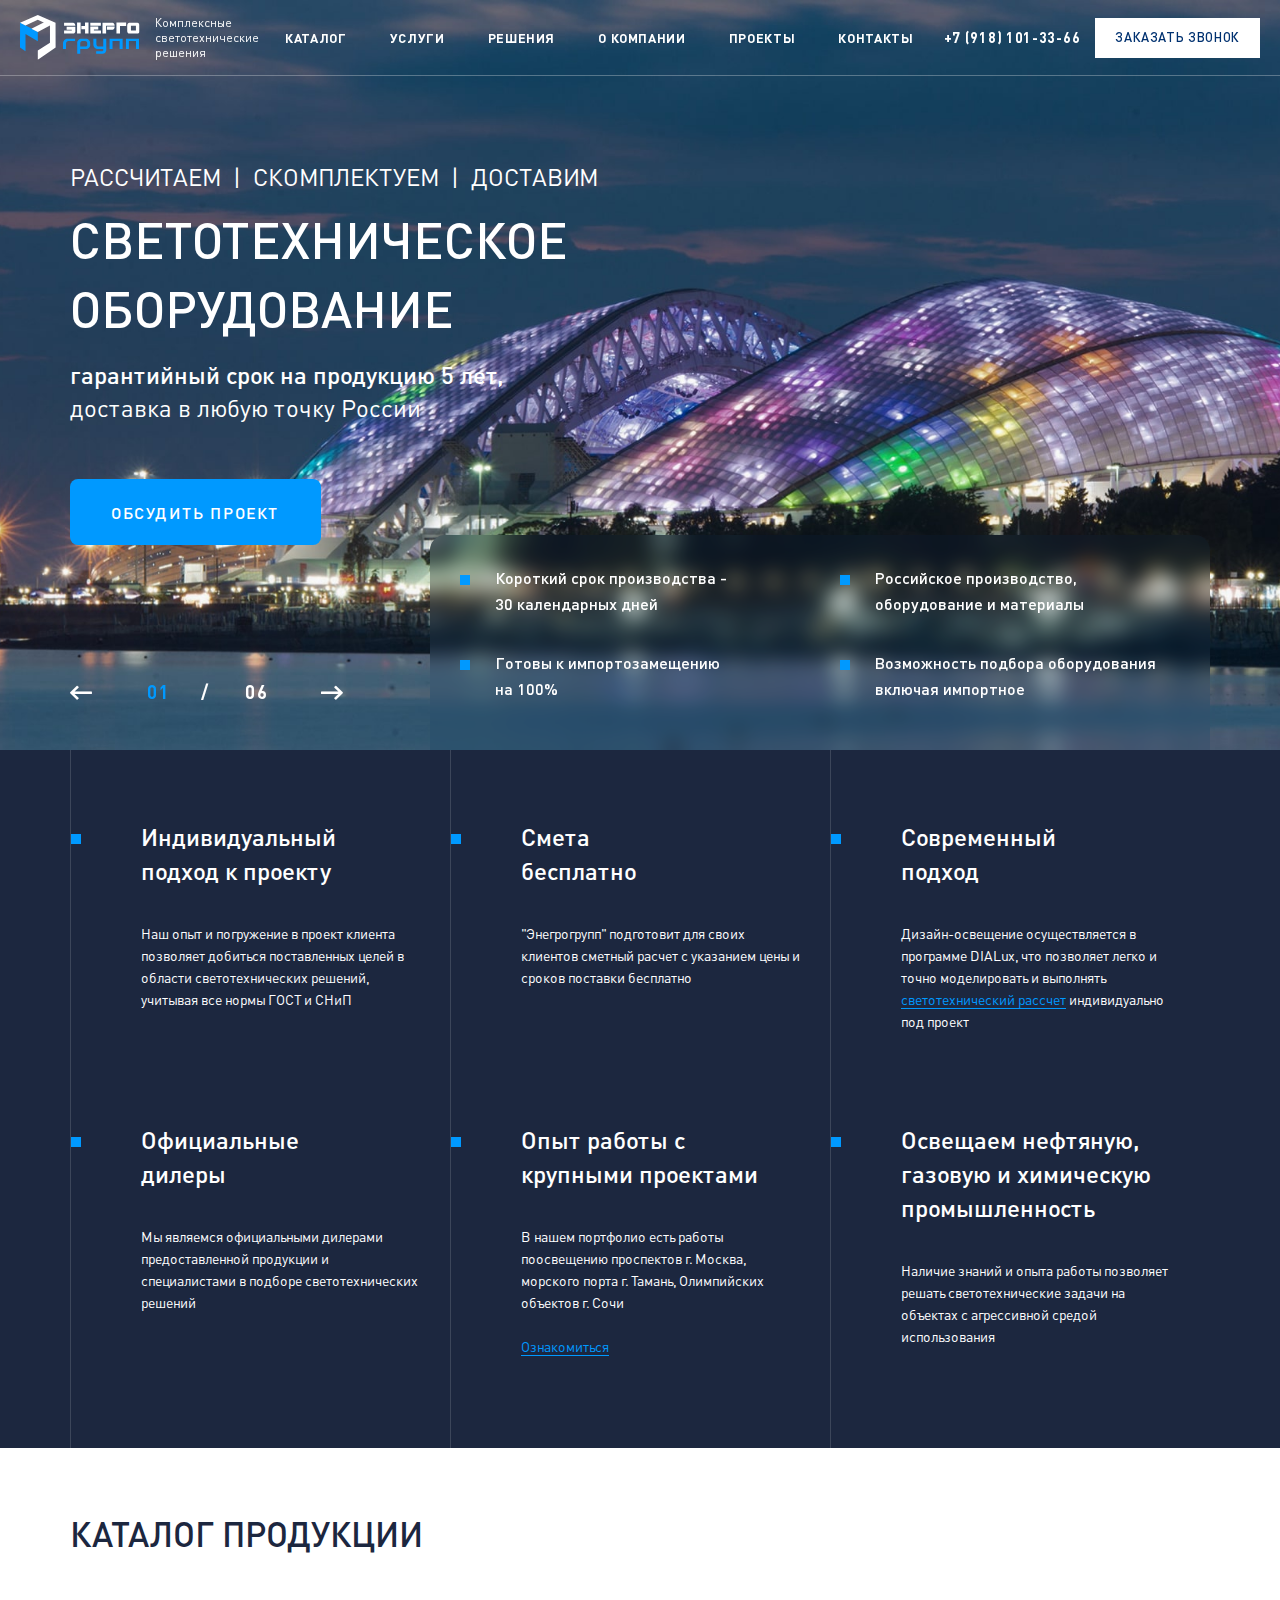
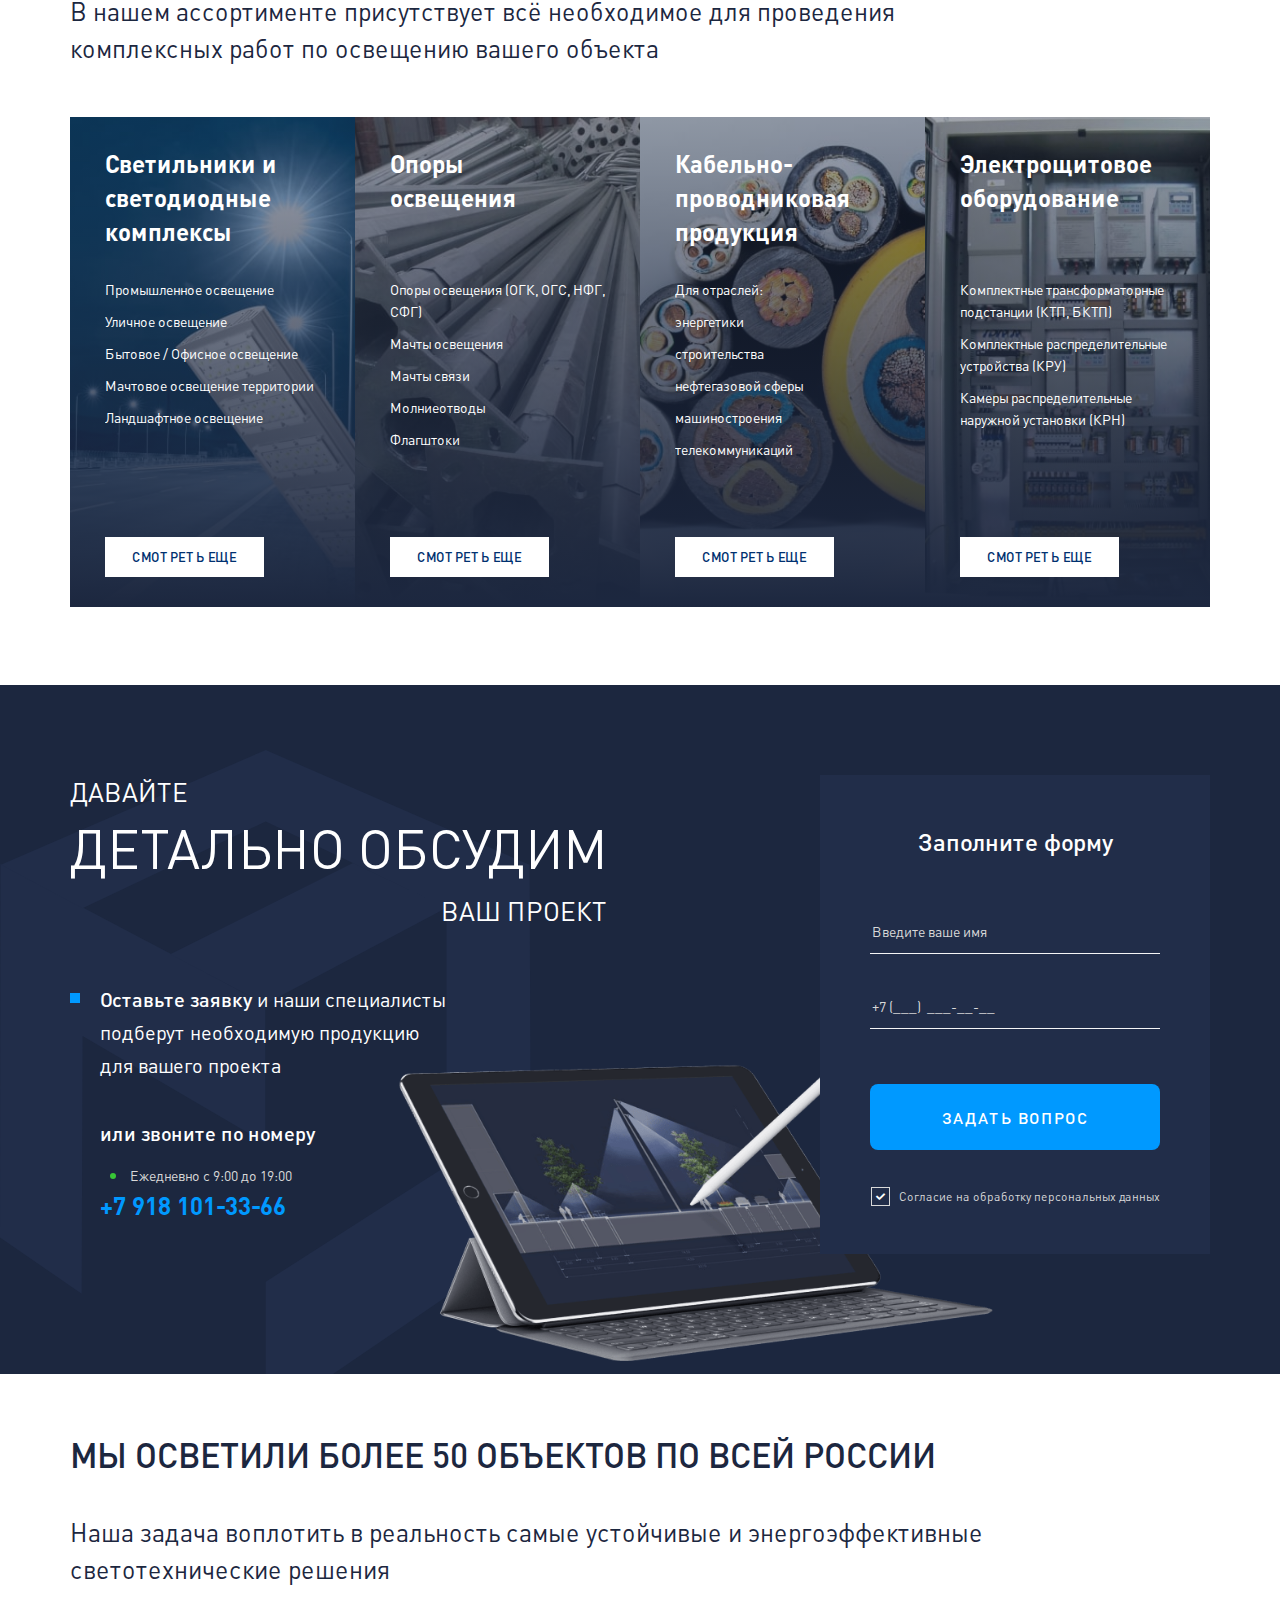
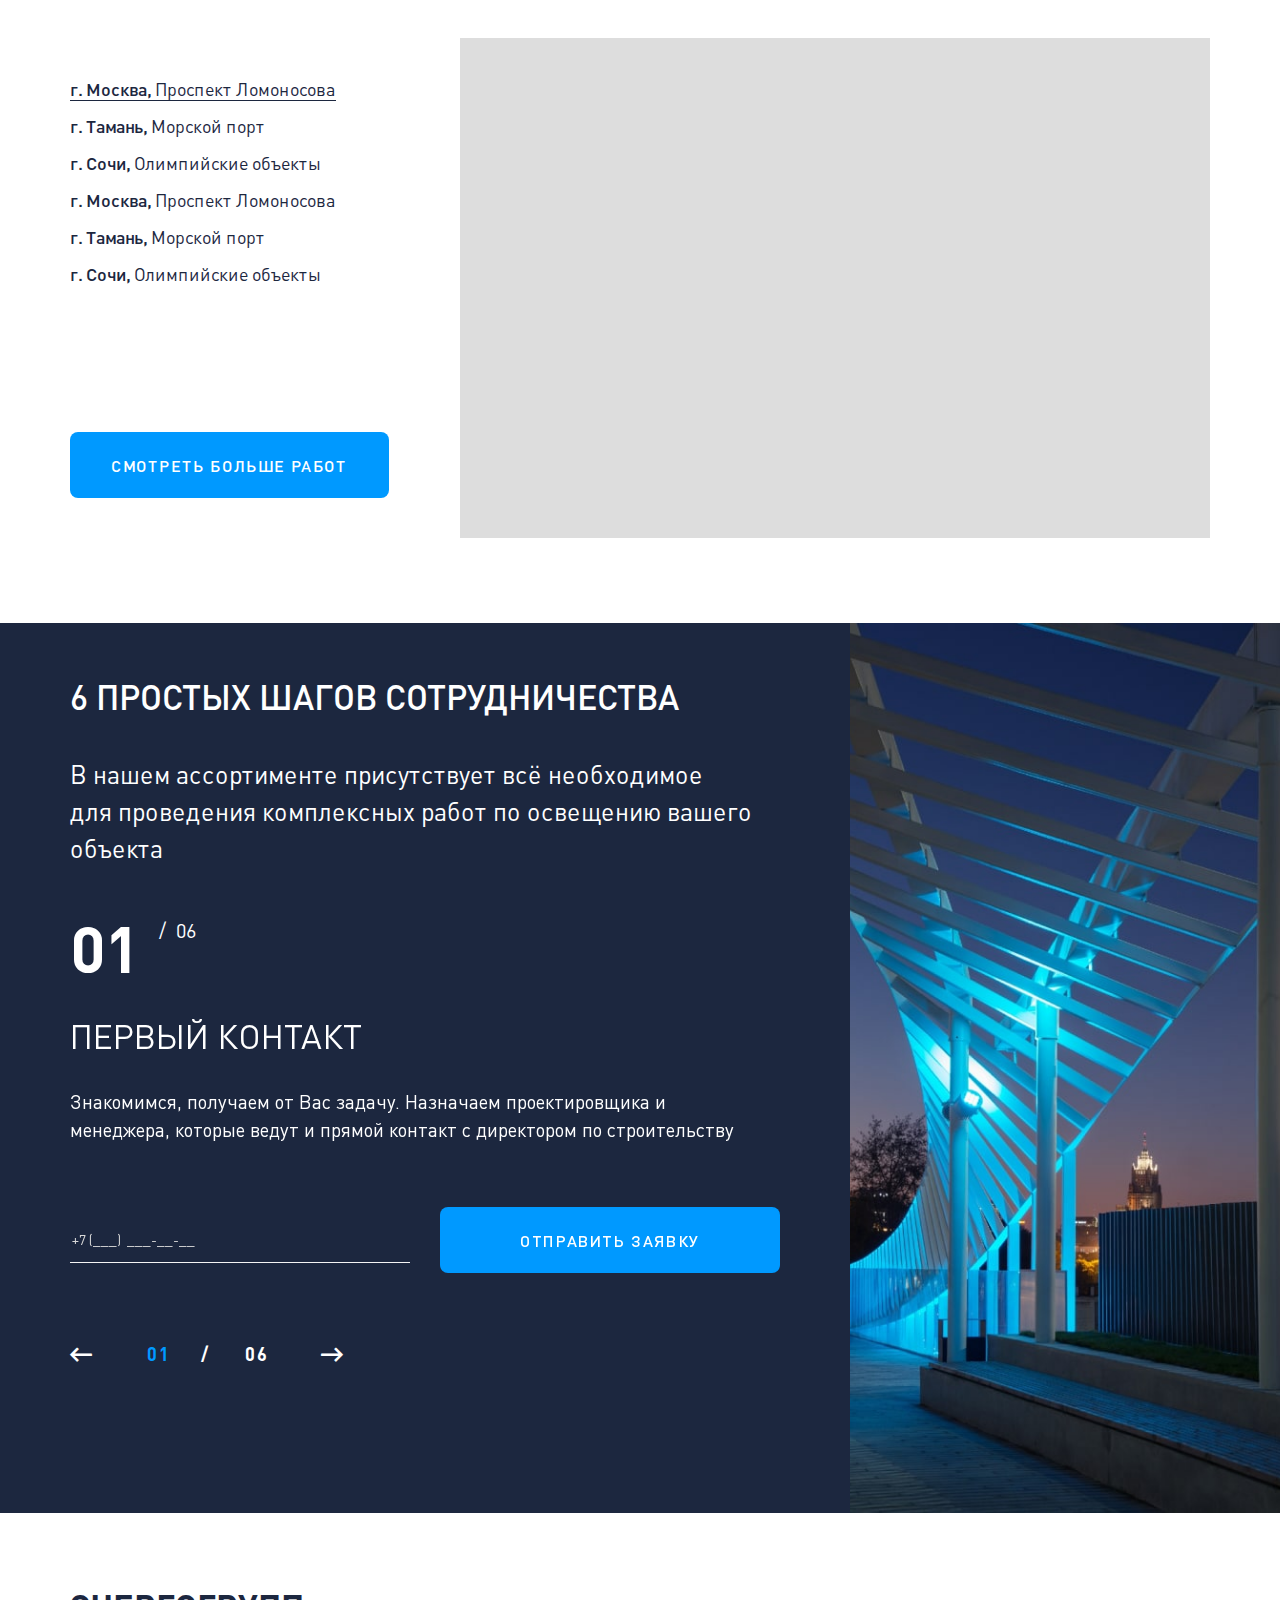
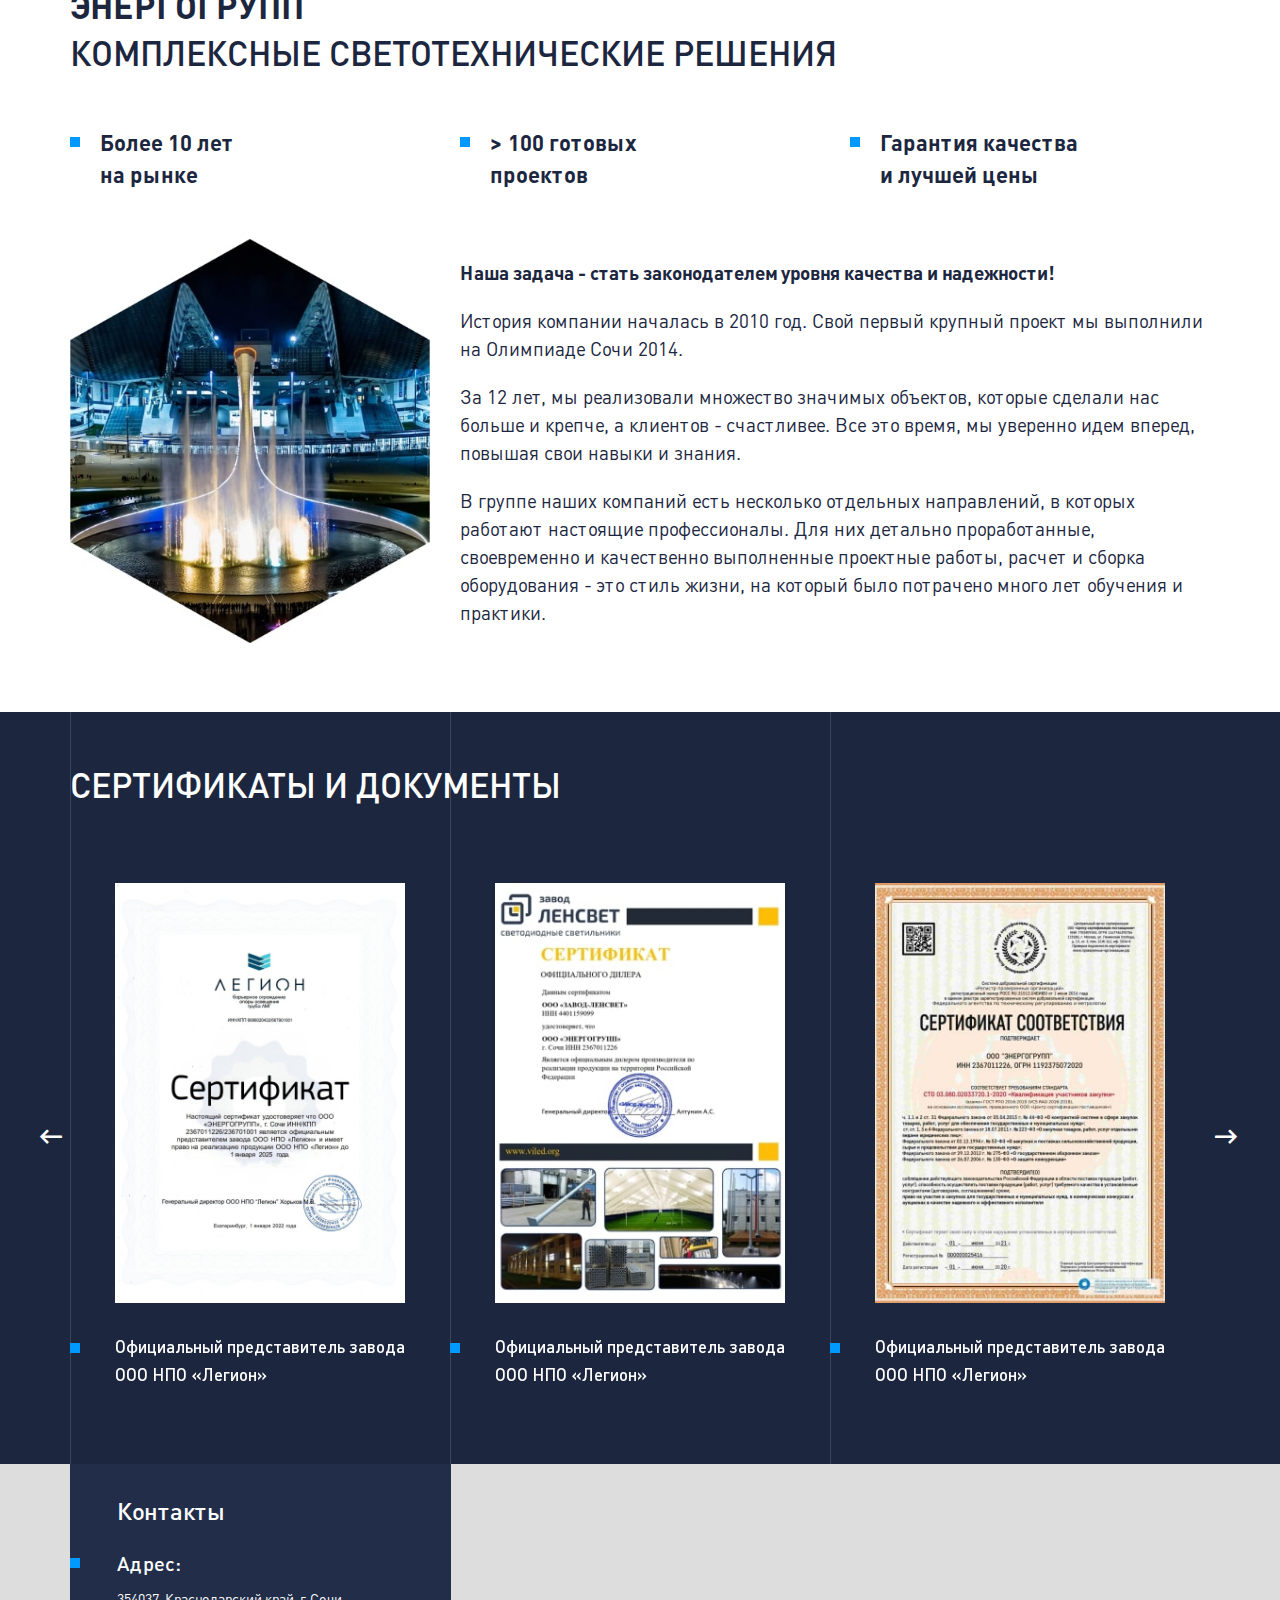
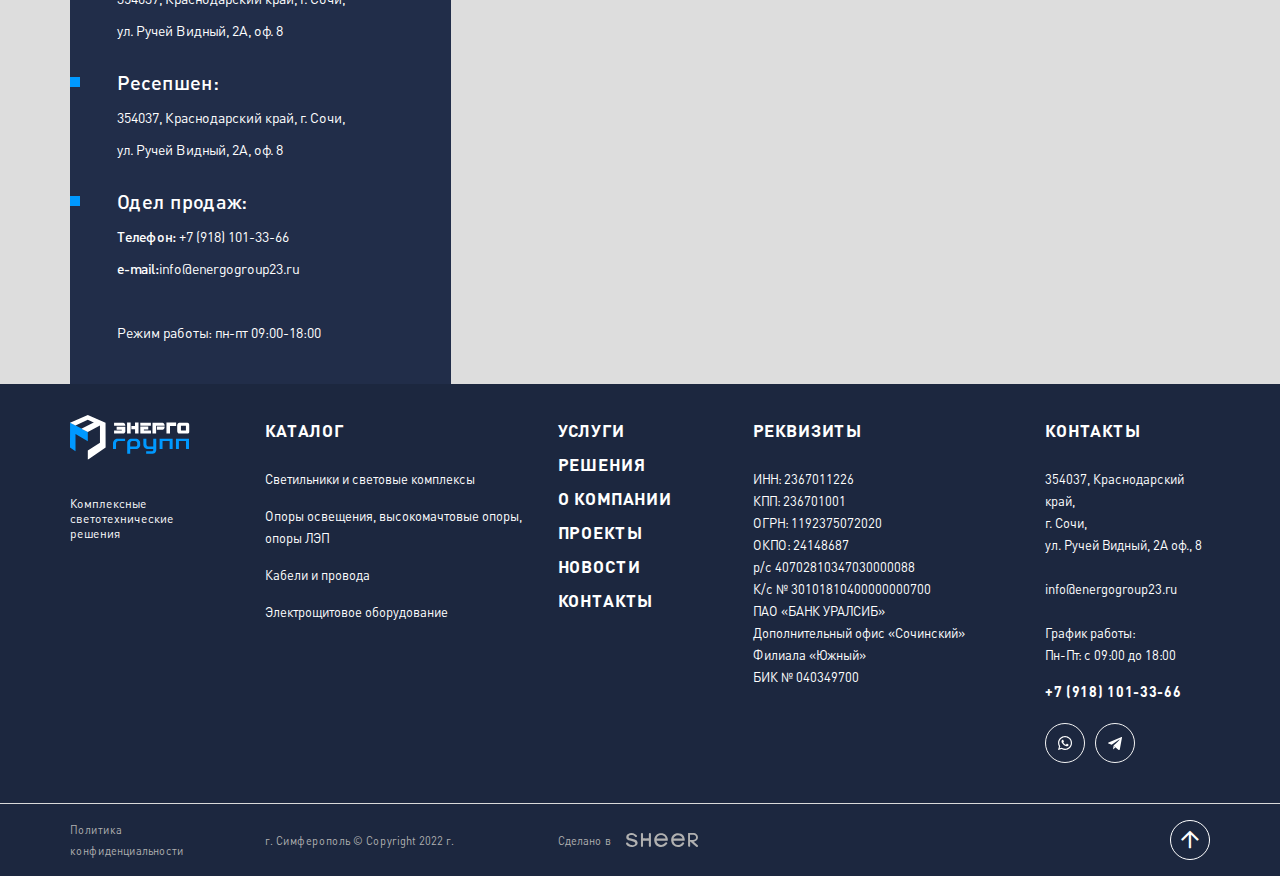
<file: index.html>
<!DOCTYPE html>
<!--[if lt IE 7]><html lang="ru" class="lt-ie9 lt-ie8 lt-ie7"><![endif]-->
<!--[if IE 7]><html lang="ru" class="lt-ie9 lt-ie8"><![endif]-->
<!--[if IE 8]><html lang="ru" class="lt-ie9"><![endif]-->
<!--[if gt IE 8]><!-->
<html lang="ru">
<!--<![endif]-->
<head>
	<meta charset="utf-8" />
	<title>Заголовок</title>
	<meta http-equiv="X-UA-Compatible" content="IE=edge" />
	<meta name="viewport" content="width=device-width, initial-scale=1.0" />
	<meta name="format-detection" content="telephone=no" />
	<link rel="shortcut icon" href="favicon.png" />
	<link rel="stylesheet" href="libs/bootstrap/bootstrap-grid.css" />
	<link rel="stylesheet" href="libs/fontawesome-free-5.12.0-web/css/all.min.css" />
	<link rel="stylesheet" href="libs/fancybox/jquery.fancybox.css" />
	<link rel="stylesheet" href="libs/slick-1.5.9/slick/slick.css" />
	<link rel="stylesheet" href="libs/slick-1.5.9/slick/slick-theme.css" />
	<link rel="stylesheet" href="css/fonts.css" />
	<link rel="stylesheet" href="css/main.css?ver=1.8" />
	<link rel="stylesheet" href="css/media.css?ver=1.8" />
</head>
<body>

	<div class="wrapper">

		<header class="header default">
			<div class="container-fluid">
				<div class="header__wrap">
					<div class="logo-wrap">
						<a href="#" class="logo">
							<img src="img/logo.svg" alt="alt">
						</a>
						<div class="logo-descr">Комплексные светотехнические решения</div>
					</div>
					<ul class="menu">
						<li><a href="#">КАТАЛОГ</a></li>
						<li><a href="#">УСЛУГИ</a></li>
						<li><a href="#">РЕШЕНИЯ</a></li>
						<li><a href="#">О КОМПАНИИ</a></li>
						<li><a href="#">проекты</a></li>
						<li><a href="#">контакты</a></li>
					</ul>
					<ul class="list-icons">
						<li><a href="#"><img src="img/search.svg" alt="alt"></a></li>
						<li><a href="#"><img src="img/envelope.svg" alt="alt"></a></li>
						<li><a href="#"><img src="img/whatsapp.svg" alt="alt"></a></li>
						<li><a href="#"><img src="img/telegram.svg" alt="alt"></a></li>
					</ul>
					<a href="tel:+79181013366" class="phone-main">+7 (918) 101-33-66</a>
					<a href="#callback" class="btn-page fancybox">заказать звонок</a>
					<span class='sandwich'>
						<span class='sw-topper'></span>
						<span class='sw-bottom'></span>
						<span class='sw-footer'></span>
					</span>
				</div>
			</div>
			<div class="menu-mobile">
				<ul class="menu">
					<li><a href="#">КАТАЛОГ</a></li>
					<li><a href="#">УСЛУГИ</a></li>
					<li><a href="#">РЕШЕНИЯ</a></li>
					<li><a href="#">О КОМПАНИИ</a></li>
					<li><a href="#">проекты</a></li>
					<li><a href="#">контакты</a></li>
				</ul>
				<ul class="list-icons">
					<li><a href="#"><img src="img/search.svg" alt="alt"></a></li>
					<li><a href="#"><img src="img/envelope.svg" alt="alt"></a></li>
					<li><a href="#"><img src="img/whatsapp.svg" alt="alt"></a></li>
					<li><a href="#"><img src="img/telegram.svg" alt="alt"></a></li>
				</ul>
				<a href="tel:+79181013366" class="phone-main">+7 (918) 101-33-66</a>
				<br>
				<a href="#callback" class="btn-page fancybox">заказать звонок</a>
			</div>
		</header>

		<section class="billbord">
			<ul class="slider-billbord">
				<li>
					<div class="item-billbord">
						<div class="item-billbord__image">
							<img src="img/billbord.jpg" alt="alt">
						</div>
						<div class="container">
							<div class="row">
								<div class="col-xl-6 col-lg-8">
									<h2 class="title-billbord">Рассчитаем&nbsp;&nbsp;|&nbsp;&nbsp;сКОМПЛЕКТУЕМ&nbsp;&nbsp;|&nbsp;&nbsp;доставим </h2>
									<h2 class="title-big">светотехническое оборудование</h2>
									<div class="descr-billbord"><strong>гарантийный срок на продукцию 5 лет,</strong> <br>доставка в любую точку России</div>
									<a href="#" class="btn-main">Обсудить проект</a>
								</div>
							</div>
						</div>
					</div>
				</li>
				<li>
					<div class="item-billbord">
						<div class="item-billbord__image">
							<img src="img/billbord.jpg" alt="alt">
						</div>
						<div class="container">
							<div class="row">
								<div class="col-xl-6 col-lg-8">
									<h2 class="title-billbord">Рассчитаем&nbsp;&nbsp;|&nbsp;&nbsp;сКОМПЛЕКТУЕМ&nbsp;&nbsp;|&nbsp;&nbsp;доставим </h2>
									<h2 class="title-big">светотехническое оборудование</h2>
									<div class="descr-billbord"><strong>гарантийный срок на продукцию 5 лет,</strong> <br>доставка в любую точку России</div>
									<a href="#" class="btn-main">Обсудить проект</a>
								</div>
							</div>
						</div>
					</div>
				</li>
				<li>
					<div class="item-billbord">
						<div class="item-billbord__image">
							<img src="img/billbord.jpg" alt="alt">
						</div>
						<div class="container">
							<div class="row">
								<div class="col-xl-6 col-lg-8">
									<h2 class="title-billbord">Рассчитаем&nbsp;&nbsp;|&nbsp;&nbsp;сКОМПЛЕКТУЕМ&nbsp;&nbsp;|&nbsp;&nbsp;доставим </h2>
									<h2 class="title-big">светотехническое оборудование</h2>
									<div class="descr-billbord"><strong>гарантийный срок на продукцию 5 лет,</strong> <br>доставка в любую точку России</div>
									<a href="#" class="btn-main">Обсудить проект</a>
								</div>
							</div>
						</div>
					</div>
				</li>
				<li>
					<div class="item-billbord">
						<div class="item-billbord__image">
							<img src="img/billbord.jpg" alt="alt">
						</div>
						<div class="container">
							<div class="row">
								<div class="col-xl-6 col-lg-8">
									<h2 class="title-billbord">Рассчитаем&nbsp;&nbsp;|&nbsp;&nbsp;сКОМПЛЕКТУЕМ&nbsp;&nbsp;|&nbsp;&nbsp;доставим </h2>
									<h2 class="title-big">светотехническое оборудование</h2>
									<div class="descr-billbord"><strong>гарантийный срок на продукцию 5 лет,</strong> <br>доставка в любую точку России</div>
									<a href="#" class="btn-main">Обсудить проект</a>
								</div>
							</div>
						</div>
					</div>
				</li>
				<li>
					<div class="item-billbord">
						<div class="item-billbord__image">
							<img src="img/billbord.jpg" alt="alt">
						</div>
						<div class="container">
							<div class="row">
								<div class="col-xl-6 col-lg-8">
									<h2 class="title-billbord">Рассчитаем&nbsp;&nbsp;|&nbsp;&nbsp;сКОМПЛЕКТУЕМ&nbsp;&nbsp;|&nbsp;&nbsp;доставим </h2>
									<h2 class="title-big">светотехническое оборудование</h2>
									<div class="descr-billbord"><strong>гарантийный срок на продукцию 5 лет,</strong> <br>доставка в любую точку России</div>
									<a href="#" class="btn-main">Обсудить проект</a>
								</div>
							</div>
						</div>
					</div>
				</li>
				<li>
					<div class="item-billbord">
						<div class="item-billbord__image">
							<img src="img/billbord.jpg" alt="alt">
						</div>
						<div class="container">
							<div class="row">
								<div class="col-xl-6 col-lg-8">
									<h2 class="title-billbord">Рассчитаем&nbsp;&nbsp;|&nbsp;&nbsp;сКОМПЛЕКТУЕМ&nbsp;&nbsp;|&nbsp;&nbsp;доставим </h2>
									<h2 class="title-big">светотехническое оборудование</h2>
									<div class="descr-billbord"><strong>гарантийный срок на продукцию 5 лет,</strong> <br>доставка в любую точку России</div>
									<a href="#" class="btn-main">Обсудить проект</a>
								</div>
							</div>
						</div>
					</div>
				</li>
			</ul>
			<div class="container">
				<div class="slider-controls" id="controls-billbord">
					<div class="slider-count"></div>
				</div>
				<div class="info-billbord">
					<ul>
						<li>Короткий срок производства - <br>30 календарных дней</li>
						<li>Готовы к импортозамещению <br>на 100%</li>
						<li>Российское производство, оборудование и материалы</li>
						<li>Возможность подбора оборудования включая импортное</li>
					</ul>
				</div>
			</div>
		</section>

		<section class="advantages">
			<div class="container">
				<div class="row row_advantages">
					<div class="col-lg-4 col-md-6">
						<div class="item-advantage">
							<div class="item-advantage__title">Индивидуальный <br>подход к проекту</div>
							<p>Наш опыт и погружение в проект клиента позволяет добиться поставленных целей в области светотехнических решений, учитывая все нормы ГОСТ и СНиП</p>
						</div>
					</div>
					<div class="col-lg-4 col-md-6">
						<div class="item-advantage">
							<div class="item-advantage__title">Смета <br>бесплатно</div>
							<p>"Энегрогрупп" подготовит для своих клиентов сметный расчет с указанием цены и сроков поставки бесплатно</p>
						</div>
					</div>
					<div class="col-lg-4 col-md-6">
						<div class="item-advantage">
							<div class="item-advantage__title">Современный <br>подход</div>
							<p>Дизайн-освещение осуществляется в программе DIALux, что позволяет легко и точно моделировать и выполнять <a href="#">светотехнический рассчет</a> индивидуально под проект</p>
						</div>
					</div>
					<div class="col-lg-4 col-md-6">
						<div class="item-advantage">
							<div class="item-advantage__title">Официальные <br>дилеры</div>
							<p>Мы являемся официальными дилерами предоставленной продукции и специалистами в подборе светотехнических решений</p>
						</div>
					</div>
					<div class="col-lg-4 col-md-6">
						<div class="item-advantage">
							<div class="item-advantage__title">Опыт работы с крупными проектами</div>
							<p>В нашем портфолио есть работы поосвещению проспектов  г. Москва, морского порта г. Тамань, Олимпийских объектов г. Сочи </p>
							<br>
							<a href="#">Ознакомиться</a>
						</div>
					</div>
					<div class="col-lg-4 col-md-6">
						<div class="item-advantage">
							<div class="item-advantage__title">Освещаем нефтяную, газовую  и химическую промышленность</div>
							<p>Наличие знаний и опыта работы позволяет решать светотехнические задачи на объектах с агрессивной средой использования</p>
						</div>
					</div>
				</div>
			</div>
		</section>

		<section class="categories">
			<div class="container">
				<div class="row">
					<div class="col-lg-9">
						<h2 class="title-section">Каталог продукции</h2>
						<div class="descr-section">В нашем ассортименте присутствует всё необходимое для проведения комплексных работ по освещению вашего объекта</div>
					</div>
				</div>
				<div class="row row_categories">
					<div class="col-lg-3 col-md-6">
						<div class="item-category">
							<div class="item-category__image">
								<img src="img/category1.jpg" alt="alt">
							</div>
							<a href="#" class="item-category__title">Светильники и светодиодные комплексы</a>
							<div class="item-category__content">
								<ul>
									<li><a href="#">Промышленное освещение</a></li>
									<li><a href="#">Уличное освещение</a></li>
									<li><a href="#">Бытовое / Офисное освещение</a></li>
									<li><a href="#">Мачтовое освещение территории</a></li>
									<li><a href="#">Ландшафтное освещение</a></li>
								</ul>
							</div>
							<a href="#" class="btn-page">смотреть еще</a>
						</div>
					</div>
					<div class="col-lg-3 col-md-6">
						<div class="item-category">
							<div class="item-category__image">
								<img src="img/category2.jpg" alt="alt">
							</div>
							<a href="#" class="item-category__title">Опоры <br>освещения</a>
							<div class="item-category__content">
								<ul>
									<li><a href="#">Опоры освещения (ОГК, ОГС, НФГ, СФГ)</a></li>
									<li><a href="#">Мачты освещения</a></li>
									<li><a href="#">Мачты связи</a></li>
									<li><a href="#">Молниеотводы</a></li>
									<li><a href="#">Флагштоки</a></li>
								</ul>
							</div>
							<a href="#" class="btn-page">смотреть еще</a>
						</div>
					</div>
					<div class="col-lg-3 col-md-6">
						<div class="item-category">
							<div class="item-category__image">
								<img src="img/category3.jpg" alt="alt">
							</div>
							<a href="#" class="item-category__title">Кабельно-проводниковая продукция</a>
							<div class="item-category__content">
								<ul>
									<li>Для отраслей:</li>
									<li><a href="#">энергетики</a></li>
									<li><a href="#">строительства</a></li>
									<li><a href="#">нефтегазовой сферы</a></li>
									<li><a href="#">машиностроения</a></li>
									<li><a href="#">телекоммуникаций</a></li>
								</ul>
							</div>
							<a href="#" class="btn-page">смотреть еще</a>
						</div>
					</div>
					<div class="col-lg-3 col-md-6">
						<div class="item-category">
							<div class="item-category__image">
								<img src="img/category4.jpg" alt="alt">
							</div>
							<a href="#" class="item-category__title">Электрощитовое оборудование</a>
							<div class="item-category__content">
								<ul>
									<li><a href="#">Комплектные трансформаторные подстанции (КТП, БКТП)</a></li>
									<li><a href="#">Комплектные распределительные устройства (КРУ)</a></li>
									<li><a href="#">Камеры распределительные наружной установки (КРН)</a></li>
								</ul>
							</div>
							<a href="#" class="btn-page">смотреть еще</a>
						</div>
					</div>
				</div>
			</div>
		</section>

		<section class="consultation">
			<div class="container">
				<div class="row">
					<div class="col-lg-8 consultation__left">
						<h2 class="title-consultation">
							<div class="title-consultation__descr">Давайте</div>
							<div class="title-consultation__main">детально обсудим</div>
							<div class="title-consultation__descr">ваш проект</div>
						</h2>
						<div class="descr-consultation">
							<p><strong>Оставьте заявку</strong> и наши специалисты подберут необходимую продукцию для вашего проекта</p>
							<div class="descr-consultation__bottom">
								<p><strong>или звоните по номеру</strong></p>
								<div class="time-contacts">Ежедневно с 9:00 до 19:00 </div>
								<a href="tel:+79181013366" class="phone-page"> +7 918 101-33-66</a>
							</div>
						</div>
					</div>
					<div class="col-lg-4">
						<div class="image-consult">
							<img src="img/consult.png" alt="alt">
						</div>
						<div class="block-form">
							<div class="title-form">Заполните форму</div>
							<form>
								<div class="item-form">
									<input type="text" placeholder="Введите ваше имя" required="required">
								</div>
								<div class="item-form">
									<input type="text" placeholder="+7 (___)  ___-__-__" class="input-phone" required="required">
								</div>
								<button class="btn-main">задать вопрос</button>
								<div class="checkbox-wrap">
									<div class="checkbox">
										<label>
											<input type="checkbox" required="required" checked="checked" />
											<span>Согласие на обработку персональных данных</span>
										</label>
									</div>
								</div>
							</form>
						</div>
					</div>
				</div>
			</div>
		</section>

		<section class="locations">
			<div class="container">
				<div class="row">
					<div class="col-lg-10">
						<h2 class="title-section">Мы осветили более 50 объектов по всей России</h2>
						<div class="descr-section">Наша задача воплотить в реальность самые устойчивые и энергоэффективные светотехнические решения</div>
					</div>
				</div>
				<div class="row">
					<div class="col-lg-4 locations__left">
						<ul class="list-locations">
							<li>
								<div class="item-location location_1 active"><strong>г. Москва,</strong> Проспект Ломоносова</div>
							</li>
							<li>
								<div class="item-location location_2"><strong>г. Тамань,</strong> Морской порт</div>
							</li>
							<li>
								<div class="item-location location_3"><strong>г. Сочи,</strong> Олимпийские объекты</div>
							</li>
							<li>
								<div class="item-location location_1"><strong>г. Москва,</strong> Проспект Ломоносова</div>
							</li>
							<li>
								<div class="item-location location_2"><strong>г. Тамань,</strong> Морской порт</div>
							</li>
							<li>
								<div class="item-location location_3"><strong>г. Сочи,</strong> Олимпийские объекты</div>
							</li>
						</ul>
						<a href="#" class="btn-main">смотреть больше работ</a>
					</div>
					<div class="col-lg-8">
						<div id="map-locations"></div>
					</div>
				</div>
			</div>
		</section>

		<section class="cooperation">
			<div class="container">
				<div class="row">
					<div class="col-lg-8">
						<h2 class="title-section">6 простых шагов сотрудничества</h2>
						<div class="descr-section">В нашем ассортименте присутствует всё необходимое <br>для проведения комплексных работ по освещению вашего объекта</div>
						<div class="counter-cooperation"></div>
						<ul class="slider-cooperation">
							<li>
								<div class="title-section">первый контакт</div>
								<div class="text-big">
									<p>Знакомимся, получаем от Вас задачу. Назначаем проектировщика и менеджера, которые ведут и прямой контакт с директором по строительству</p>
								</div>
								<form>
									<div class="line-form">
										<div class="item-form">
											<input type="text" placeholder="+7 (___)  ___-__-__" class="input-phone" required="required">
										</div>
										<button class="btn-main">отправить заявку</button>
									</div>
								</form>
							</li>
							<li>
								<div class="title-section">первый контакт</div>
								<div class="text-big">
									<p>Знакомимся, получаем от Вас задачу. Назначаем проектировщика и менеджера, которые ведут и прямой контакт с директором по строительству</p>
								</div>
								<form>
									<div class="line-form">
										<div class="item-form">
											<input type="text" placeholder="+7 (___)  ___-__-__" class="input-phone" required="required">
										</div>
										<button class="btn-main">отправить заявку</button>
									</div>
								</form>
							</li>
							<li>
								<div class="title-section">первый контакт</div>
								<div class="text-big">
									<p>Знакомимся, получаем от Вас задачу. Назначаем проектировщика и менеджера, которые ведут и прямой контакт с директором по строительству</p>
								</div>
								<form>
									<div class="line-form">
										<div class="item-form">
											<input type="text" placeholder="+7 (___)  ___-__-__" class="input-phone" required="required">
										</div>
										<button class="btn-main">отправить заявку</button>
									</div>
								</form>
							</li>
							<li>
								<div class="title-section">первый контакт</div>
								<div class="text-big">
									<p>Знакомимся, получаем от Вас задачу. Назначаем проектировщика и менеджера, которые ведут и прямой контакт с директором по строительству</p>
								</div>
								<form>
									<div class="line-form">
										<div class="item-form">
											<input type="text" placeholder="+7 (___)  ___-__-__" class="input-phone" required="required">
										</div>
										<button class="btn-main">отправить заявку</button>
									</div>
								</form>
							</li>
							<li>
								<div class="title-section">первый контакт</div>
								<div class="text-big">
									<p>Знакомимся, получаем от Вас задачу. Назначаем проектировщика и менеджера, которые ведут и прямой контакт с директором по строительству</p>
								</div>
								<form>
									<div class="line-form">
										<div class="item-form">
											<input type="text" placeholder="+7 (___)  ___-__-__" class="input-phone" required="required">
										</div>
										<button class="btn-main">отправить заявку</button>
									</div>
								</form>
							</li>
							<li>
								<div class="title-section">первый контакт</div>
								<div class="text-big">
									<p>Знакомимся, получаем от Вас задачу. Назначаем проектировщика и менеджера, которые ведут и прямой контакт с директором по строительству</p>
								</div>
								<form>
									<div class="line-form">
										<div class="item-form">
											<input type="text" placeholder="+7 (___)  ___-__-__" class="input-phone" required="required">
										</div>
										<button class="btn-main">отправить заявку</button>
									</div>
								</form>
							</li>
						</ul>
						<div class="slider-controls" id="controls-cooperation">
							<div class="slider-count"></div>
						</div>
					</div>
					<div class="col-lg-4">
						<div class="image-cooperation">
							<img src="img/cooperation.jpg" alt="alt">
						</div>
					</div>
				</div>
			</div>
		</section>

		<section class="about">
			<div class="container">
				<h2 class="title-section"><strong>ЭНЕРГОГРУПП</strong> Комплексные светотехнические решения</h2>
				<div class="row about__top">
					<div class="col-md-4">
						<div class="item-about">Более 10 лет <br>на рынке</div>
					</div>
					<div class="col-md-4">
						<div class="item-about">> 100 готовых проектов</div>
					</div>
					<div class="col-md-4">
						<div class="item-about">Гарантия качества и лучшей цены</div>
					</div>
				</div>
				<div class="row">
					<div class="col-lg-4">
						<div class="image-about">
							<img src="img/about1.jpg" alt="alt">
						</div>
					</div>
					<div class="col-lg-8 about__right">
						<div class="text-big">
							<p><strong>Наша задача - стать законодателем уровня качества и надежности!</strong></p>
							<p>История компании началась в 2010 год. Свой первый крупный проект  мы выполнили на Олимпиаде Сочи 2014.</p>
							<p>За 12 лет, мы реализовали множество значимых объектов, которые сделали нас больше и крепче, а клиентов - счастливее. Все это время, мы уверенно идем вперед, повышая свои навыки и знания.</p>
							<p>В группе наших компаний есть несколько отдельных направлений, в которых работают настоящие профессионалы. Для них детально проработанные, своевременно и качественно выполненные проектные работы, расчет и сборка оборудования - это стиль жизни, на который было потрачено много лет обучения и практики.</p>
						</div>
					</div>
				</div>
			</div>
		</section>

		<section class="sertificats">
			<div class="container">
				<h2 class="title-section">Сертификаты и документы</h2>
				<div class="lines-wrap">
					<div class="line"></div>
					<div class="line"></div>
					<div class="line"></div>
				</div>
				<ul class="slider-sertificats">
					<li>
						<a href="img/sertificat1.jpg" class="item-sertificat fancybox">
							<span class="item-sertificat__image">
								<img src="img/sertificat1.jpg" alt="alt">
							</span>
							<span class="item-sertificat__title">Официальный представитель завода <br>ООО НПО «Легион»</span>
						</a>
					</li>
					<li>
						<a href="img/sertificat2.jpg" class="item-sertificat fancybox">
							<span class="item-sertificat__image">
								<img src="img/sertificat2.jpg" alt="alt">
							</span>
							<span class="item-sertificat__title">Официальный представитель завода <br>ООО НПО «Легион»</span>
						</a>
					</li>
					<li>
						<a href="img/sertificat3.jpg" class="item-sertificat fancybox">
							<span class="item-sertificat__image">
								<img src="img/sertificat3.jpg" alt="alt">
							</span>
							<span class="item-sertificat__title">Официальный представитель завода <br>ООО НПО «Легион»</span>
						</a>
					</li>
					<li>
						<a href="img/sertificat1.jpg" class="item-sertificat fancybox">
							<span class="item-sertificat__image">
								<img src="img/sertificat1.jpg" alt="alt">
							</span>
							<span class="item-sertificat__title">Официальный представитель завода <br>ООО НПО «Легион»</span>
						</a>
					</li>
				</ul>
			</div>
		</section>

		<section class="contacts">
			<div class="container">
				<div class="block-contacts">
					<div class="title-small">Контакты</div>
					<div class="item-contact">
						<div class="item-contact__title">Адрес:</div>
						<p>354037, Краснодарский край, г. Сочи,</p>
						<p>ул. Ручей Видный, 2А, оф. 8</p>
					</div>
					<div class="item-contact">
						<div class="item-contact__title">Ресепшен:</div>
						<p>354037, Краснодарский край, г. Сочи,</p>
						<p>ул. Ручей Видный, 2А, оф. 8</p>
					</div>
					<div class="item-contact">
						<div class="item-contact__title">Одел продаж:</div>
						<p><strong>Телефон:</strong> <a href="tel:+79181013366">+7 (918) 101-33-66</a></p>
						<p><strong>e-mail:</strong><a href="mailto:info@energogroup23.ru">info@energogroup23.ru</a></p>
						<br>
						<p>Режим работы: пн-пт 09:00-18:00</p>
					</div>
				</div>
			</div>
			<div id="map"></div>
		</section>

		<footer class="footer">
			<div class="container">
				<div class="row">
					<div class="col-lg-2">
						<div class="footer-logo">
							<a href="#" class="logo">
								<img src="img/logo.svg" alt="alt">
							</a>
							<div class="logo-descr">Комплексные светотехнические решения</div>
						</div>
					</div>
					<div class="col-lg-3">
						<div class="footer__title">КАТАЛОГ <i class="far fa-chevron-down"></i></div>
						<div class="footer__content">
							<ul class="footer__nav">
								<li><a href="#">Светильники и световые комплексы</a></li>
								<li><a href="#">Опоры освещения, высокомачтовые опоры, опоры ЛЭП</a></li>
								<li><a href="#">Кабели и провода</a></li>
								<li><a href="#">Электрощитовое оборудование</a></li>
							</ul>
						</div>
					</div>
					<div class="col-lg-2">
						<ul class="footer__nav footer__nav_big">
							<li><a href="#">УСЛУГИ</a></li>
							<li><a href="#">РЕШЕНИЯ</a></li>
							<li><a href="#">О КОМПАНИИ</a></li>
							<li><a href="#">проекты</a></li>
							<li><a href="#">Новости</a></li>
							<li><a href="#">контакты</a></li>
						</ul>
					</div>
					<div class="col-lg-3">
						<div class="footer__title">Реквизиты <i class="far fa-chevron-down"></i></div>
						<div class="footer__content">
							<p>ИНН: 2367011226</p>
							<p>КПП: 236701001</p>
							<p>ОГРН: 1192375072020</p>
							<p>ОКПО: 24148687</p>
							<p>р/с 40702810347030000088</p>
							<p>К/с № 30101810400000000700</p>
							<p>ПАО «БАНК УРАЛСИБ»</p>
							<p>Дополнительный офис «Сочинский» Филиала «Южный» </p>
							<p>БИК № 040349700</p>
						</div>
					</div>
					<div class="col-lg-2">
						<div class="footer__title">контакты <i class="far fa-chevron-down"></i></div>
						<div class="footer__content">
							<p>354037, Краснодарский край, <br>г. Сочи,  <br>ул. Ручей Видный, 2А оф., 8</p>
							<br>
							<p><a href="mailto:info@energogroup23.ru">info@energogroup23.ru</a></p>
							<br>
							<p>График работы: <br>Пн-Пт: с 09:00 до 18:00</p>
							<a href="tel:+79181013366" class="phone-main">+7 (918) 101-33-66</a>
							<ul class="list-icons">
								<li><a href="#"><img src="img/whatsapp.svg" alt="alt"></a></li>
								<li><a href="#"><img src="img/telegram.svg" alt="alt"></a></li>
							</ul>
						</div>
					</div>
				</div>
			</div>
			<div class="footer-bottom">
				<div class="container">
					<div class="row align-items-center">
						<div class="col-lg-2">
							<a href="#">Политика конфиденциальности </a>
						</div>
						<div class="col-lg-3">
							<p>г. Симферополь © Copyright  2022 г.</p>
						</div>
						<div class="col-lg-3">
							<div class="create">Сделано в <a href="#"><img src="img/copy.svg" alt="alt"></a></div>
						</div>
						<div class="col-lg-4">
							<a href="#" class="btn_top"><i class="far fa-arrow-up"></i></a>
						</div>
					</div>
				</div>
			</div>
		</footer>
		
	</div>

	<div id="callback" class="modal-block">
		<div class="modal-wrap">
			<div class="title-modal">Оставьте ваши контактные данные и файл проекта или схемы</div>
			<div class="descr-modal">И мы перезвоним Вам в ближайшее время</div>
			<form>
				<div class="row">
					<div class="col-lg-6">
						<div class="item-form">
							<input type="text" placeholder="Название компании" required="required">
						</div>
					</div>
					<div class="col-lg-6">
						<div class="item-form">
							<input type="text" placeholder="Ваше имя" required="required">
						</div>
					</div>
					<div class="col-lg-6">
						<div class="item-form">
							<input type="email" placeholder="E-mail" required="required">
						</div>
					</div>
					<div class="col-lg-6">
						<div class="item-form">
							<input type="text" placeholder="+7 (___)  ___-__-__" class="input-phone" required="required">
						</div>
					</div>
					<div class="col-lg-12">
						<div class="item-form">
							<input type="text" placeholder="Комментарий" required="required">
						</div>
					</div>
					<div class="col-lg-12">
						<div class="file-upload">
							<label><input type="file" name="file"><span>Прикрепить файл</span> <i class="far fa-paperclip"></i></label>
							<div id="fl_nm" class="name-upload"></div>
						</div>
					</div>
				</div>
				<div class="modal-wrap__bottom">
					<button class="btn-main">отправить</button>
					<div class="checkbox-wrap">
						<div class="checkbox">
							<label>
								<input type="checkbox" required="required" checked="checked" />
								<span>Согласие на обработку персональных данных</span>
							</label>
						</div>
					</div>
				</div>
			</form>
		</div>
	</div>

	<!--[if lt IE 9]>
	<script src="libs/html5shiv/es5-shim.min.js"></script>
	<script src="libs/html5shiv/html5shiv.min.js"></script>
	<script src="libs/html5shiv/html5shiv-printshiv.min.js"></script>
	<script src="libs/respond/respond.min.js"></script>
<![endif]-->
<script src="libs/jquery/jquery-3.6.0.min.js"></script>
<script src="libs/jquery-mousewheel/jquery.mousewheel.min.js"></script>
<script src="libs/fancybox/jquery.fancybox.pack.js"></script>
<script src="libs/slick-1.5.9/slick/slick.min.js"></script>
<script src="libs/scroll2id/PageScroll2id.min.js"></script>
<script src="libs/mask/jquery.maskedinput.js"></script>
<script src="libs/jQueryFormStyler-master/jquery.formstyler.min.js"></script>
<script src="js/common.js?ver=1.8"></script>

<script src="https://api-maps.yandex.ru/2.1/?lang=ru_RU"></script>
<script>
	$(document).ready(function () {
		ymaps.ready(init);

		function init() {
			var myMap = new ymaps.Map('map-locations', {
				center: [55.755819, 37.617644],
				zoom: 15
			}, {
				searchControlProvider: 'yandex#search'
			}),


			myPlacemark1 = new ymaps.Placemark([55.755819, 37.617644],{
				balloonContent: '<div class="content-location"><div class="image-location"><img src="img/location1.jpg" alt="alt"></div><div class="text-location"><strong>г. Москва,</strong> Проспект Ломоносова</div></div>',
			},  {
				iconLayout: 'default#imageWithContent',
				iconImageHref: 'img/pin.svg',
				iconImageSize: [24, 30],
				iconImageOffset: [-12, -30],
				balloonOffset: [0, -30],
				hideIconOnBalloonOpen: false,
			});

			myPlacemark2 = new ymaps.Placemark([45.128476, 36.685082], {
				balloonContent: '<div class="content-location"><div class="image-location"><img src="img/location1.jpg" alt="alt"></div><div class="text-location"><strong>г. Тамань,</strong> Морской порт</div></div>',
			}, {
				iconLayout: 'default#imageWithContent',
				iconImageHref: 'img/pin.svg',
				iconImageSize: [24, 30],
				iconImageOffset: [-12, -30],
				balloonOffset: [0, -30],
				hideIconOnBalloonOpen: false,
			});

			myPlacemark3 = new ymaps.Placemark([43.603934, 39.718946], {
				balloonContent: '<div class="content-location"><div class="image-location"><img src="img/location1.jpg" alt="alt"></div><div class="text-location"><strong>г. Сочи,</strong> Олимпийские объекты</div></div>',
			}, {
				iconLayout: 'default#imageWithContent',
				iconImageHref: 'img/pin.svg',
				iconImageSize: [24, 30],
				iconImageOffset: [-12, -30],
				balloonOffset: [0, -30],
				hideIconOnBalloonOpen: false,
			});

			myMap.controls.remove('searchControl');
			myMap.behaviors.disable('scrollZoom');
			myMap.geoObjects.add(myPlacemark1);
			myMap.geoObjects.add(myPlacemark2);
			myMap.geoObjects.add(myPlacemark3);

			myPlacemark1.balloon.open();

			$( ".item-location" ).click(function() {
				$(".item-location").removeClass("active");
				$(this).addClass("active");
			});

			$( ".location_1" ).click(function() {
				myPlacemark1.balloon.open();
				myMap.setCenter([55.755819, 37.617644]);
			});
			$( ".location_2" ).click(function() {
				myPlacemark2.balloon.open();
				myMap.setCenter([45.128476, 36.685082]);
			});
			$( ".location_3" ).click(function() {
				myPlacemark3.balloon.open();
				myMap.setCenter([43.603934, 39.718946]);
			});

		}
	});
</script>
<script>
	$(document).ready(function () {
		ymaps.ready(init);

		function init() {
			var myMap = new ymaps.Map('map', {
				center: [43.522726, 39.852281],
				zoom: 17
			}, {
				searchControlProvider: 'yandex#search'
			}),


			myPlacemark1 = new ymaps.Placemark([43.522726, 39.852281],{
				
			},  {
				iconLayout: 'default#imageWithContent',
				iconImageHref: 'img/pin_main.svg',
				iconImageSize: [37, 37],
				iconImageOffset: [-18, -37],
				balloonOffset: [0, -37],
				hideIconOnBalloonOpen: false,
			});

			myMap.controls.remove('searchControl');
			myMap.behaviors.disable('scrollZoom');
			myMap.geoObjects.add(myPlacemark1);

		}
	});
</script>
<!-- Yandex.Metrika counter --><!-- /Yandex.Metrika counter -->
<!-- Google Analytics counter --><!-- /Google Analytics counter -->
</body>
</html>
</file>
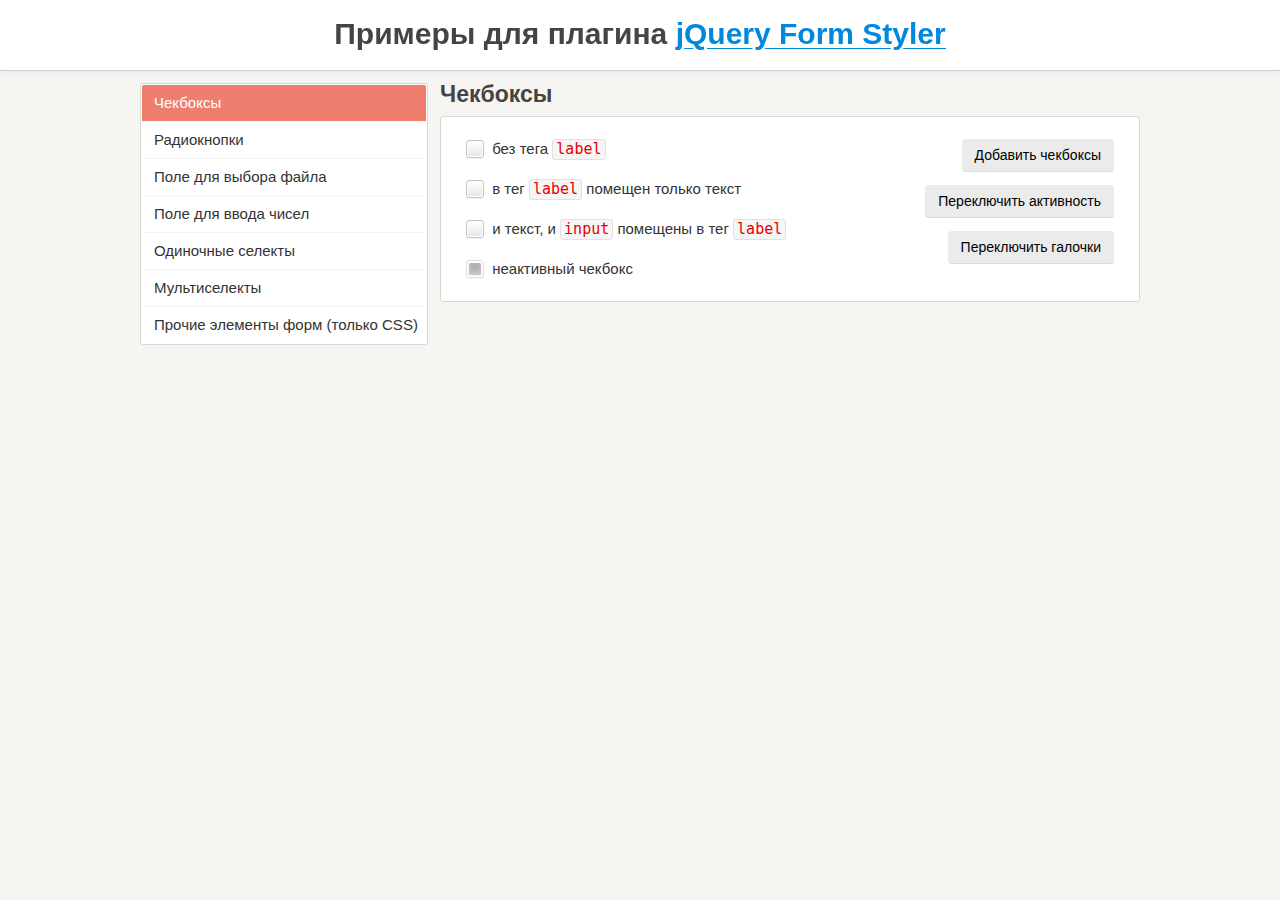
<file: libs/jQueryFormStyler-master/demo/index.html>
<!DOCTYPE html>
<html>
<head>
	<meta charset="utf-8" />
	<meta name="viewport" content="width=device-width, initial-scale=1.0" />
	<title>Примеры для плагина jQuery Form Styler</title>
	<link href="demo.css" rel="stylesheet" />
	<link href="../jquery.formstyler.css" rel="stylesheet" />
	<script src="http://ajax.googleapis.com/ajax/libs/jquery/1.11.3/jquery.min.js"></script>
	<script src="../jquery.formstyler.js"></script>
	<script>
		(function($) {
		$(function() {
			$('input, select').styler({
				selectSearch: true
			});
		});
		})(jQuery);
	</script>
	<script src="demo.js"></script>
</head>

<body>

<h1>Примеры для плагина <a href="http://dimox.name/jquery-form-styler/">jQuery Form Styler</a></h1>

<form method="post">
<div class="wrapper">

	<ul class="menu">
		<li class="current" data-hash="checkbox">Чекбоксы</li>
		<li data-hash="radio">Радиокнопки</li>
		<li data-hash="file">Поле для выбора файла</li>
		<li data-hash="number">Поле для ввода чисел</li>
		<li data-hash="select">Одиночные селекты</li>
		<li data-hash="multiselect">Мультиселекты</li>
		<li data-hash="css">Прочие элементы форм (только CSS)</li>
	</ul>

	<div class="content">

		<div class="box visible">
			<h2>Чекбоксы</h2>

			<div class="section lh">
				<div class="buttons">
					<button type="submit" class="button  add-checkbox">Добавить чекбоксы</button>
					<button type="submit" class="button  disable-input">Переключить активность</button>
					<button type="submit" class="button  check">Переключить галочки</button>
				</div>
				<input type="checkbox" /> без тега <code>label</code><br />
				<span id="r"><input type="checkbox" id="checkbox1" /></span> <label for="checkbox1"> в тег <code>label</code> помещен только текст</label><br />
				<label><input type="checkbox" /> и текст, и <code>input</code> помещены в тег <code>label</code></label><br />
				<label><input type="checkbox" disabled checked /> неактивный чекбокс</label>
			</div><!-- .section -->
		</div><!-- .box -->

		<div class="box">
			<h2>Радиокнопки</h2>

			<div class="section lh">
				<div class="buttons">
					<button type="submit" class="button  add-radio">Добавить радиокнопки</button>
					<button type="submit" class="button  disable-input">Переключить активность</button>
				</div>
				<input type="radio" name="radio" /> без тега <code>label</code><br />
				<input type="radio" name="radio" id="radio1" /> <label for="radio1"> в тег <code>label</code> помещен только текст</label><br />
				<label><input type="radio" name="radio" /> и текст, и <code>input</code> помещены в тег <code>label</code></label><br />
				<label><input type="radio" name="radio" disabled /> неактивная радиокнопка</label>
			</div><!-- .section -->
		</div><!-- .box -->

		<div class="box">
			<h2>Поле для выбора файла</h2>

			<div class="section">
				<div class="buttons">
					<button type="submit" class="button  add-file">Добавить поле</button>
					<button type="submit" class="button  disable-input">Переключить активность</button>
				</div>
				<input type="file" />
			</div><!-- .section -->
		</div><!-- .box -->

		<div class="box">
			<h2>Поле для ввода чисел</h2>

			<div class="section">
				<div class="buttons">
					<button type="submit" class="button  add-number">Добавить поле</button>
					<button type="submit" class="button  disable-input">Переключить активность</button>
				</div>
				<p>Поле без атрибутов.</p>
				<input type="number" />
			</div><!-- .section -->

			<div class="section">
				<p>Поле с атрибутами <code>min="0" max="100" step="5"</code>.</p>
				<input type="number" min="0" max="100" step="5" />
			</div><!-- .section -->

			<div class="section  number-plus-minus">
			<p>Другой вид переключателей.</p>
				<input type="number" />
			</div><!-- .section -->
		</div><!-- .box -->

		<div class="box">

			<h2>Одиночные селекты</h2>

			<p style="color: #43C617">По умолчанию ширина селекта на этой странице установлена 250 пикселей.</p>

			<div class="section">
				<div class="buttons">
					<button type="submit" class="button  add-select">Добавить селект</button>
					<button type="submit" class="button  add-options">Добавить пункты в список</button>
					<button type="submit" class="button  disable-select">Переключить активность селекта</button>
					<button type="submit" class="button  disable-options">Переключить активность пунктов</button>
				</div>
				<p><strong>Простой селект</strong> с несколькими пунктами, <br />один из них неактивный.</p>
				<select>
					<option>-- Выберите --</option>
					<option>Пункт 1</option>
					<option>Пункт 2</option>
					<option disabled>Пункт 3</option>
					<option>Пункт 4</option>
					<option>Пункт 5</option>
				</select>
			</div><!-- .section -->

			<div class="section">

				<p>Селект <strong>без заданной ширины</strong>, имеющий пункт <strong>с длинным текстом</strong>.</p>
				<select class="width-auto">
					<option>-- Выберите --</option>
					<option>Пункт 1</option>
					<option>Пункт 2</option>
					<option>Какой-то пункт с очень-очень-очень длинным-длинным-длинным текстом</option>
					<option>Пункт 4</option>
					<option>Пункт 5</option>
				</select>

				<br /><br />

				<p>Селект <strong>с шириной 200 пикселей</strong>, имеющий пункт <strong>с длинным текстом</strong>.</p>
				<select class="width-200">
					<option>-- Выберите --</option>
					<option>Пункт 1</option>
					<option>Пункт 2</option>
					<option>Какой-то пункт с очень-очень-очень длинным-длинным-длинным текстом</option>
					<option>Пункт 4</option>
					<option>Пункт 5</option>
				</select>

			</div><!-- .section -->

			<div class="section">

				<div class="sec maxheight">
					<p>Выпадающий список этого селекта <br /><strong>органичен по высоте</strong>.</p>
					<select>
						<option>-- Выберите --</option>
						<option>Пункт 1</option>
						<option>Пункт 2</option>
						<option>Пункт 3</option>
						<option>Пункт 4</option>
						<option>Пункт 5</option>
						<option>Пункт 6</option>
						<option>Пункт 7</option>
						<option>Пункт 8</option>
						<option>Пункт 9</option>
						<option>Пункт 10</option>
						<option>Пункт 11</option>
						<option>Пункт 12</option>
						<option>Пункт 13</option>
						<option>Пункт 14</option>
						<option>Пункт 15</option>
						<option>Пункт 16</option>
						<option>Пункт 17</option>
						<option>Пункт 18</option>
						<option>Пункт 19</option>
						<option>Пункт 20</option>
						<option>Пункт 21</option>
						<option>Пункт 22</option>
						<option>Пункт 23</option>
						<option>Пункт 24</option>
						<option>Пункт 25</option>
						<option>Пункт 26</option>
						<option>Пункт 27</option>
						<option>Пункт 28</option>
						<option>Пункт 29</option>
						<option>Пункт 30</option>
					</select>
				</div><!-- .sec -->

				<div class="sec">
					<p>Селект <strong>с длинным списком</strong>, не ограниченным максимальной высотой.</p>
					<select>
						<option>-- Выберите --</option>
						<option>Пункт 1</option>
						<option>Пункт 2</option>
						<option>Пункт 3</option>
						<option>Пункт 4</option>
						<option>Пункт 5</option>
						<option>Пункт 6</option>
						<option>Пункт 7</option>
						<option>Пункт 8</option>
						<option>Пункт 9</option>
						<option>Пункт 10</option>
						<option>Пункт 11</option>
						<option>Пункт 12</option>
						<option>Пункт 13</option>
						<option>Пункт 14</option>
						<option>Пункт 15</option>
						<option>Пункт 16</option>
						<option>Пункт 17</option>
						<option>Пункт 18</option>
						<option>Пункт 19</option>
						<option>Пункт 20</option>
						<option>Пункт 21</option>
						<option>Пункт 22</option>
						<option>Пункт 23</option>
						<option>Пункт 24</option>
						<option>Пункт 25</option>
						<option>Пункт 26</option>
						<option>Пункт 27</option>
						<option>Пункт 28</option>
						<option>Пункт 29</option>
						<option>Пункт 30</option>
						<option>Пункт 31</option>
						<option>Пункт 32</option>
						<option>Пункт 33</option>
						<option>Пункт 34</option>
						<option>Пункт 35</option>
						<option>Пункт 36</option>
						<option>Пункт 37</option>
						<option>Пункт 38</option>
						<option>Пункт 39</option>
						<option>Пункт 40</option>
						<option>Пункт 41</option>
						<option>Пункт 42</option>
						<option>Пункт 43</option>
						<option>Пункт 44</option>
						<option>Пункт 45</option>
						<option>Пункт 46</option>
						<option>Пункт 47</option>
						<option>Пункт 48</option>
						<option>Пункт 49</option>
						<option>Пункт 50</option>
						<option>Пункт 51</option>
						<option>Пункт 52</option>
						<option>Пункт 53</option>
						<option>Пункт 54</option>
						<option>Пункт 55</option>
						<option>Пункт 56</option>
						<option>Пункт 57</option>
						<option>Пункт 58</option>
						<option>Пункт 59</option>
						<option>Пункт 60</option>
						<option>Пункт 61</option>
						<option>Пункт 62</option>
						<option>Пункт 63</option>
						<option>Пункт 64</option>
						<option>Пункт 65</option>
						<option>Пункт 66</option>
						<option>Пункт 67</option>
						<option>Пункт 68</option>
						<option>Пункт 69</option>
						<option>Пункт 70</option>
						<option>Пункт 71</option>
						<option>Пункт 72</option>
						<option>Пункт 73</option>
						<option>Пункт 74</option>
						<option>Пункт 75</option>
						<option>Пункт 76</option>
						<option>Пункт 77</option>
						<option>Пункт 78</option>
						<option>Пункт 79</option>
						<option>Пункт 80</option>
						<option>Пункт 81</option>
						<option>Пункт 82</option>
						<option>Пункт 83</option>
						<option>Пункт 84</option>
						<option>Пункт 85</option>
						<option>Пункт 86</option>
						<option>Пункт 87</option>
						<option>Пункт 88</option>
						<option>Пункт 89</option>
						<option>Пункт 90</option>
						<option>Пункт 91</option>
						<option>Пункт 92</option>
						<option>Пункт 93</option>
						<option>Пункт 94</option>
						<option>Пункт 95</option>
						<option>Пункт 96</option>
						<option>Пункт 97</option>
						<option>Пункт 98</option>
						<option>Пункт 99</option>
						<option>Пункт 100</option>
					</select>
				</div><!-- .sec -->

			</div><!-- .section -->

			<div class="section">

				<div class="sec">
					<p>Проверяем, правильное ли значение передается при изменении. У оригинального селекта прописано: <code>onchange="alert(this.value)"</code>.</p>
					<select onchange="alert(this.value)">
						<option>-- Выберите --</option>
						<option>Пункт 1</option>
						<option>Пункт 2</option>
						<option>Пункт 3</option>
						<option>Пункт 4</option>
						<option>Пункт 5</option>
					</select>
				</div><!-- .sec -->

				<div class="sec">
					<p>Селект <strong>с замещающим текстом</strong> (placeholder). Текст "-- Выберите --" задан не через тег <code>option</code>, а через атрибут <code>data-placeholder</code>.</p>
					<select data-placeholder="-- Выберите --">
						<option label="-"></option>
						<option>Пункт 1</option>
						<option>Пункт 2</option>
						<option>Пункт 3</option>
						<option>Пункт 4</option>
						<option>Пункт 5</option>
					</select>
				</div><!-- .sec -->

			</div><!-- .section -->

			<div class="section">

				<div class="sec">
					<p>Селект <strong>с группировкой пунктов</strong> <br />(используется тег <code>optgroup</code>), один из них неактивный.</p>
					<select>
						<option>-- Выберите --</option>
						<optgroup label="Группа 1">
							<option>Пункт 1.1</option>
							<option>Пункт 1.2</option>
							<option>Пункт 1.3</option>
						</optgroup>
						<optgroup label="Группа 2">
							<option>Пункт 2.1</option>
							<option disabled>Пункт 2.2</option>
							<option>Пункт 2.3</option>
						</optgroup>
					</select>
				</div><!-- .sec -->

				<div class="sec">
					<p>Селект с выделением групп <strong>разными цветами</strong> (указаны классы <code>.color1</code> и <code>.color2</code> для <code>optgroup</code>).</p>
					<select>
						<option>-- Выберите --</option>
						<optgroup label="Группа 1" class="color1">
							<option>Пункт 1.1</option>
							<option>Пункт 1.2</option>
							<option>Пункт 1.3</option>
						</optgroup>
						<optgroup label="Группа 2" class="color2">
							<option>Пункт 2.1</option>
							<option>Пункт 2.2</option>
							<option>Пункт 2.3</option>
						</optgroup>
					</select>
				</div><!-- .sec -->

			</div><!-- .section -->

			<div class="section">

				<div class="sec showChanged">
					<p>Показываем, что селект изменен, используя класс <code>.changed</code> (появляется зеленая обводка).</p>
					<select>
						<option>-- Выберите --</option>
						<option>Пункт 1</option>
						<option>Пункт 2</option>
						<option>Пункт 3</option>
						<option>Пункт 4</option>
						<option>Пункт 5</option>
					</select>
				</div><!-- .sec -->

				<div class="sec lang">
					<p>Класс, указаннный для <code>option</code>, передается свернутом селекту, благодаря чему мы в нем видим флаг.</p>
					<select>
						<option>-- Выберите язык --</option>
						<option class="lang-en">Английский</option>
						<option class="lang-es">Испанский</option>
						<option class="lang-de">Немецкий</option>
						<option class="lang-ru">Русский</option>
						<option class="lang-fr">Французский</option>
					</select>
				</div><!-- .sec -->

			</div><!-- .section -->

			<br /><br /><br /><br /><br /><br /><br /><br /><br /><br />

		</div><!-- .box -->

		<div class="box">

			<h2>Мультиселекты</h2>

			<div class="section">
				<div class="buttons">
					<button type="submit" class="button  add-select  multiple">Добавить селект</button>
					<button type="submit" class="button  add-options">Добавить пункты в список</button>
					<button type="submit" class="button  disable-select">Переключить активность селекта</button>
					<button type="submit" class="button  disable-options">Переключить активность пунктов</button>
				</div>
				<p><strong>Мультиселект</strong>, один из пунктов неактивный, <br />параметр <code>size</code> не указан.</p>
				<select multiple>
					<option>-- Выберите --</option>
					<option>Пункт 1</option>
					<option>Пункт 2</option>
					<option disabled>Пункт 3</option>
					<option>Пункт 4</option>
					<option>Пункт 5</option>
				</select>
			</div><!-- .section -->

			<div class="section">
				<p>Мультиселект <strong>с параметром</strong> <code>size</code> <strong>равным</strong> <code>6</code> и <strong>с заданной шириной</strong> (400 пикселей).</p>
				<select multiple size="6" class="width-400">
					<option>-- Выберите один или несколько пунктов --</option>
					<option>Пункт 1</option>
					<option>Пункт 2</option>
					<option>Пункт 3</option>
					<option>Пункт 4</option>
					<option>Пункт 5</option>
				</select>
			</div><!-- .section -->

			<div class="section">

				<div class="sec">
					<p>Мультиселект <strong>с группировкой пунктов</strong> (используется тег <code>optgroup</code>), один из них неактивный.</p>
					<select multiple size="9">
						<option>-- Выберите --</option>
						<optgroup label="Группа 1">
							<option>Пункт 1.1</option>
							<option>Пункт 1.2</option>
							<option>Пункт 1.3</option>
						</optgroup>
						<optgroup label="Группа 2">
							<option>Пункт 2.1</option>
							<option disabled>Пункт 2.2</option>
							<option>Пункт 2.3</option>
						</optgroup>
					</select>
				</div><!-- .sec -->

				<div class="sec">
					<p>Мультиселект с выделением групп <strong>разными цветами</strong> (указаны классы <code>.color1</code> и <code>.color2</code> для <code>optgroup</code>).</p>
					<select multiple size="9">
						<option>-- Выберите --</option>
						<optgroup label="Группа 1" class="color1">
							<option>Пункт 1.1</option>
							<option>Пункт 1.2</option>
							<option>Пункт 1.3</option>
						</optgroup>
						<optgroup label="Группа 2" class="color2">
							<option>Пункт 2.1</option>
							<option>Пункт 2.2</option>
							<option>Пункт 2.3</option>
						</optgroup>
					</select>
				</div><!-- .sec -->

			</div><!-- .section -->

		</div><!-- .box -->

		<div class="box">

			<h2>Прочие элементы форм (только CSS)</h2>

			<div class="section css">
				<p>Стилизация данных элементов <strong>не требует наличия плагина</strong>.</p>

				<input class="styler" type="text" size="60" placeholder="Однострочное текстовое поле..." /> <code>&lt;input type="text"></code>

				<input class="styler" type="password" size="60" placeholder="Поле для ввода пароля..." /> <code>&lt;input type="password"></code>

				<textarea class="styler" cols="60" rows="5" placeholder="Многострочное текстовое поле..."></textarea> <code>&lt;textarea>&lt;/textarea></code><br />

				<input class="styler" type="button" value="Кнопка" /> <code>&lt;input type="button"></code><br />

				<button class="styler" type="submit">Кнопка</button> <code>&lt;button>&lt;/button></code><br />

				<input class="styler" type="reset" value="Сброс" /> <code>&lt;input type="reset"></code><br />

				<input class="styler" type="button" value="Кнопка неактивная" disabled /> <code>&lt;input type="button" disabled></code><br />
				<button class="styler" type="submit" disabled>Кнопка неактивная</button> <code>&lt;button disabled>&lt;/button></code>

			</div><!-- .section -->

		</div><!-- .box -->

	</div><!-- .content -->

</div><!-- .wrapper -->
</form>

</body>
</html>
</file>
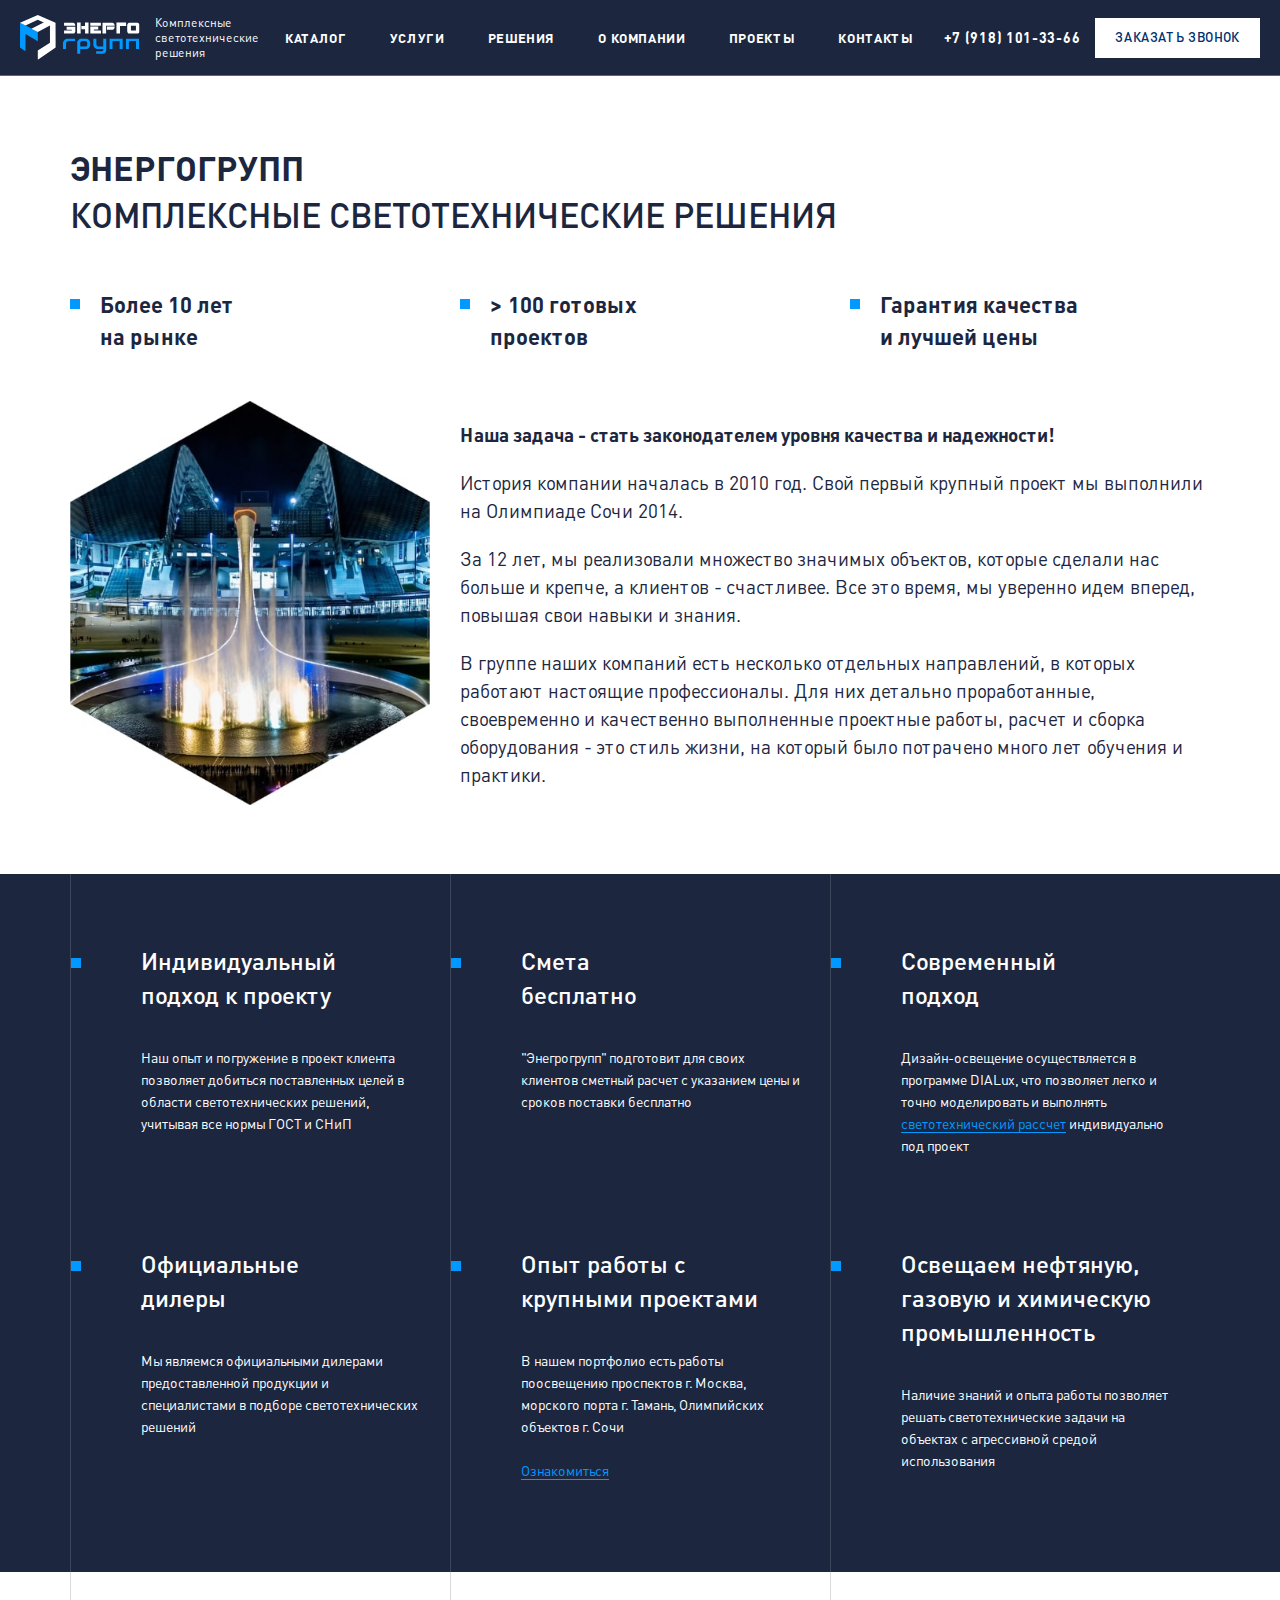
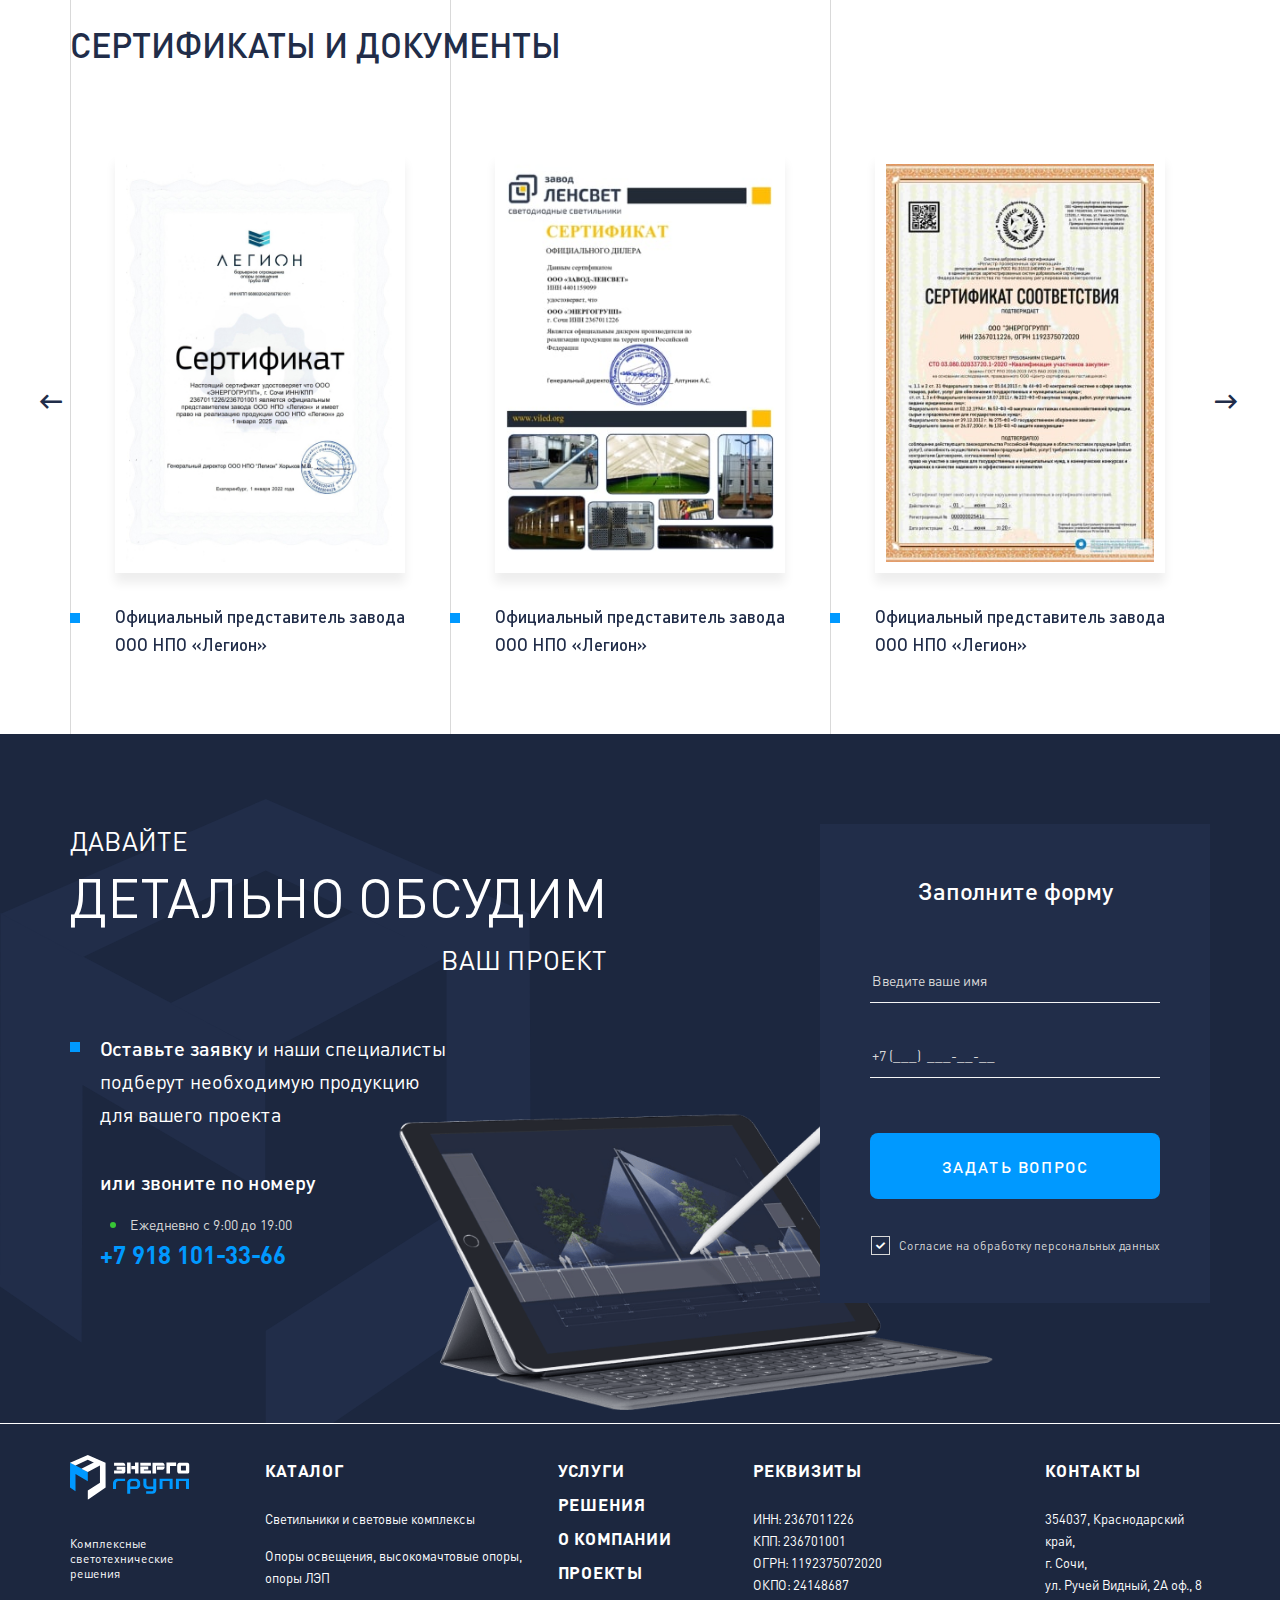
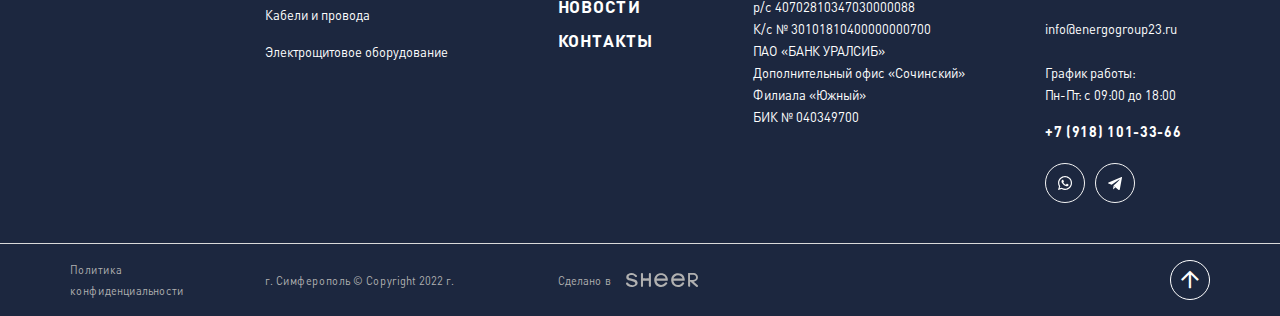
<file: about.html>
<!DOCTYPE html>
<!--[if lt IE 7]><html lang="ru" class="lt-ie9 lt-ie8 lt-ie7"><![endif]-->
<!--[if IE 7]><html lang="ru" class="lt-ie9 lt-ie8"><![endif]-->
<!--[if IE 8]><html lang="ru" class="lt-ie9"><![endif]-->
<!--[if gt IE 8]><!-->
<html lang="ru">
<!--<![endif]-->
<head>
	<meta charset="utf-8" />
	<title>Заголовок</title>
	<meta http-equiv="X-UA-Compatible" content="IE=edge" />
	<meta name="viewport" content="width=device-width, initial-scale=1.0" />
	<meta name="format-detection" content="telephone=no" />
	<link rel="shortcut icon" href="favicon.png" />
	<link rel="stylesheet" href="libs/bootstrap/bootstrap-grid.css" />
	<link rel="stylesheet" href="libs/fontawesome-free-5.12.0-web/css/all.min.css" />
	<link rel="stylesheet" href="libs/fancybox/jquery.fancybox.css" />
	<link rel="stylesheet" href="libs/slick-1.5.9/slick/slick.css" />
	<link rel="stylesheet" href="libs/slick-1.5.9/slick/slick-theme.css" />
	<link rel="stylesheet" href="css/fonts.css" />
	<link rel="stylesheet" href="css/main.css?ver=1.8" />
	<link rel="stylesheet" href="css/media.css?ver=1.8" />
</head>
<body>

	<div class="wrapper wrapper_page">

		<header class="header header_page default">
			<div class="container-fluid">
				<div class="header__wrap">
					<div class="logo-wrap">
						<a href="#" class="logo">
							<img src="img/logo.svg" alt="alt">
						</a>
						<div class="logo-descr">Комплексные светотехнические решения</div>
					</div>
					<ul class="menu">
						<li><a href="#">КАТАЛОГ</a></li>
						<li><a href="#">УСЛУГИ</a></li>
						<li><a href="#">РЕШЕНИЯ</a></li>
						<li><a href="#">О КОМПАНИИ</a></li>
						<li><a href="#">проекты</a></li>
						<li><a href="#">контакты</a></li>
					</ul>
					<ul class="list-icons">
						<li><a href="#"><img src="img/search.svg" alt="alt"></a></li>
						<li><a href="#"><img src="img/envelope.svg" alt="alt"></a></li>
						<li><a href="#"><img src="img/whatsapp.svg" alt="alt"></a></li>
						<li><a href="#"><img src="img/telegram.svg" alt="alt"></a></li>
					</ul>
					<a href="tel:+79181013366" class="phone-main">+7 (918) 101-33-66</a>
					<a href="#callback" class="btn-page fancybox">заказать звонок</a>
					<span class='sandwich'>
						<span class='sw-topper'></span>
						<span class='sw-bottom'></span>
						<span class='sw-footer'></span>
					</span>
				</div>
			</div>
			<div class="menu-mobile">
				<ul class="menu">
					<li><a href="#">КАТАЛОГ</a></li>
					<li><a href="#">УСЛУГИ</a></li>
					<li><a href="#">РЕШЕНИЯ</a></li>
					<li><a href="#">О КОМПАНИИ</a></li>
					<li><a href="#">проекты</a></li>
					<li><a href="#">контакты</a></li>
				</ul>
				<ul class="list-icons">
					<li><a href="#"><img src="img/search.svg" alt="alt"></a></li>
					<li><a href="#"><img src="img/envelope.svg" alt="alt"></a></li>
					<li><a href="#"><img src="img/whatsapp.svg" alt="alt"></a></li>
					<li><a href="#"><img src="img/telegram.svg" alt="alt"></a></li>
				</ul>
				<a href="tel:+79181013366" class="phone-main">+7 (918) 101-33-66</a>
				<br>
				<a href="#callback" class="btn-page fancybox">заказать звонок</a>
			</div>
		</header>

		<section class="about">
			<div class="container">
				<h2 class="title-section"><strong>ЭНЕРГОГРУПП</strong> Комплексные светотехнические решения</h2>
				<div class="row about__top">
					<div class="col-md-4">
						<div class="item-about">Более 10 лет <br>на рынке</div>
					</div>
					<div class="col-md-4">
						<div class="item-about">> 100 готовых проектов</div>
					</div>
					<div class="col-md-4">
						<div class="item-about">Гарантия качества и лучшей цены</div>
					</div>
				</div>
				<div class="row">
					<div class="col-lg-4">
						<div class="image-about">
							<img src="img/about1.jpg" alt="alt">
						</div>
					</div>
					<div class="col-lg-8 about__right">
						<div class="text-big">
							<p><strong>Наша задача - стать законодателем уровня качества и надежности!</strong></p>
							<p>История компании началась в 2010 год. Свой первый крупный проект  мы выполнили на Олимпиаде Сочи 2014.</p>
							<p>За 12 лет, мы реализовали множество значимых объектов, которые сделали нас больше и крепче, а клиентов - счастливее. Все это время, мы уверенно идем вперед, повышая свои навыки и знания.</p>
							<p>В группе наших компаний есть несколько отдельных направлений, в которых работают настоящие профессионалы. Для них детально проработанные, своевременно и качественно выполненные проектные работы, расчет и сборка оборудования - это стиль жизни, на который было потрачено много лет обучения и практики.</p>
						</div>
					</div>
				</div>
			</div>
		</section>

		<section class="advantages">
			<div class="container">
				<div class="row row_advantages">
					<div class="col-lg-4 col-md-6">
						<div class="item-advantage">
							<div class="item-advantage__title">Индивидуальный <br>подход к проекту</div>
							<p>Наш опыт и погружение в проект клиента позволяет добиться поставленных целей в области светотехнических решений, учитывая все нормы ГОСТ и СНиП</p>
						</div>
					</div>
					<div class="col-lg-4 col-md-6">
						<div class="item-advantage">
							<div class="item-advantage__title">Смета <br>бесплатно</div>
							<p>"Энегрогрупп" подготовит для своих клиентов сметный расчет с указанием цены и сроков поставки бесплатно</p>
						</div>
					</div>
					<div class="col-lg-4 col-md-6">
						<div class="item-advantage">
							<div class="item-advantage__title">Современный <br>подход</div>
							<p>Дизайн-освещение осуществляется в программе DIALux, что позволяет легко и точно моделировать и выполнять <a href="#">светотехнический рассчет</a> индивидуально под проект</p>
						</div>
					</div>
					<div class="col-lg-4 col-md-6">
						<div class="item-advantage">
							<div class="item-advantage__title">Официальные <br>дилеры</div>
							<p>Мы являемся официальными дилерами предоставленной продукции и специалистами в подборе светотехнических решений</p>
						</div>
					</div>
					<div class="col-lg-4 col-md-6">
						<div class="item-advantage">
							<div class="item-advantage__title">Опыт работы с крупными проектами</div>
							<p>В нашем портфолио есть работы поосвещению проспектов  г. Москва, морского порта г. Тамань, Олимпийских объектов г. Сочи </p>
							<br>
							<a href="#">Ознакомиться</a>
						</div>
					</div>
					<div class="col-lg-4 col-md-6">
						<div class="item-advantage">
							<div class="item-advantage__title">Освещаем нефтяную, газовую  и химическую промышленность</div>
							<p>Наличие знаний и опыта работы позволяет решать светотехнические задачи на объектах с агрессивной средой использования</p>
						</div>
					</div>
				</div>
			</div>
		</section>

		<section class="sertificats sertificats_page">
			<div class="container">
				<h2 class="title-section">Сертификаты и документы</h2>
				<div class="lines-wrap">
					<div class="line"></div>
					<div class="line"></div>
					<div class="line"></div>
				</div>
				<ul class="slider-sertificats">
					<li>
						<a href="img/sertificat1.jpg" class="item-sertificat fancybox">
							<span class="item-sertificat__image">
								<img src="img/sertificat1.jpg" alt="alt">
							</span>
							<span class="item-sertificat__title">Официальный представитель завода <br>ООО НПО «Легион»</span>
						</a>
					</li>
					<li>
						<a href="img/sertificat2.jpg" class="item-sertificat fancybox">
							<span class="item-sertificat__image">
								<img src="img/sertificat2.jpg" alt="alt">
							</span>
							<span class="item-sertificat__title">Официальный представитель завода <br>ООО НПО «Легион»</span>
						</a>
					</li>
					<li>
						<a href="img/sertificat3.jpg" class="item-sertificat fancybox">
							<span class="item-sertificat__image">
								<img src="img/sertificat3.jpg" alt="alt">
							</span>
							<span class="item-sertificat__title">Официальный представитель завода <br>ООО НПО «Легион»</span>
						</a>
					</li>
					<li>
						<a href="img/sertificat1.jpg" class="item-sertificat fancybox">
							<span class="item-sertificat__image">
								<img src="img/sertificat1.jpg" alt="alt">
							</span>
							<span class="item-sertificat__title">Официальный представитель завода <br>ООО НПО «Легион»</span>
						</a>
					</li>
				</ul>
			</div>
		</section>

		<section class="consultation">
			<div class="container">
				<div class="row">
					<div class="col-lg-8 consultation__left">
						<h2 class="title-consultation">
							<div class="title-consultation__descr">Давайте</div>
							<div class="title-consultation__main">детально обсудим</div>
							<div class="title-consultation__descr">ваш проект</div>
						</h2>
						<div class="descr-consultation">
							<p><strong>Оставьте заявку</strong> и наши специалисты подберут необходимую продукцию для вашего проекта</p>
							<div class="descr-consultation__bottom">
								<p><strong>или звоните по номеру</strong></p>
								<div class="time-contacts">Ежедневно с 9:00 до 19:00 </div>
								<a href="tel:+79181013366" class="phone-page"> +7 918 101-33-66</a>
							</div>
						</div>
					</div>
					<div class="col-lg-4">
						<div class="image-consult">
							<img src="img/consult.png" alt="alt">
						</div>
						<div class="block-form">
							<div class="title-form">Заполните форму</div>
							<form>
								<div class="item-form">
									<input type="text" placeholder="Введите ваше имя" required="required">
								</div>
								<div class="item-form">
									<input type="text" placeholder="+7 (___)  ___-__-__" class="input-phone" required="required">
								</div>
								<button class="btn-main">задать вопрос</button>
								<div class="checkbox-wrap">
									<div class="checkbox">
										<label>
											<input type="checkbox" required="required" checked="checked" />
											<span>Согласие на обработку персональных данных</span>
										</label>
									</div>
								</div>
							</form>
						</div>
					</div>
				</div>
			</div>
		</section>

		<footer class="footer">
			<div class="container">
				<div class="row">
					<div class="col-lg-2">
						<div class="footer-logo">
							<a href="#" class="logo">
								<img src="img/logo.svg" alt="alt">
							</a>
							<div class="logo-descr">Комплексные светотехнические решения</div>
						</div>
					</div>
					<div class="col-lg-3">
						<div class="footer__title">КАТАЛОГ <i class="far fa-chevron-down"></i></div>
						<div class="footer__content">
							<ul class="footer__nav">
								<li><a href="#">Светильники и световые комплексы</a></li>
								<li><a href="#">Опоры освещения, высокомачтовые опоры, опоры ЛЭП</a></li>
								<li><a href="#">Кабели и провода</a></li>
								<li><a href="#">Электрощитовое оборудование</a></li>
							</ul>
						</div>
					</div>
					<div class="col-lg-2">
						<ul class="footer__nav footer__nav_big">
							<li><a href="#">УСЛУГИ</a></li>
							<li><a href="#">РЕШЕНИЯ</a></li>
							<li><a href="#">О КОМПАНИИ</a></li>
							<li><a href="#">проекты</a></li>
							<li><a href="#">Новости</a></li>
							<li><a href="#">контакты</a></li>
						</ul>
					</div>
					<div class="col-lg-3">
						<div class="footer__title">Реквизиты <i class="far fa-chevron-down"></i></div>
						<div class="footer__content">
							<p>ИНН: 2367011226</p>
							<p>КПП: 236701001</p>
							<p>ОГРН: 1192375072020</p>
							<p>ОКПО: 24148687</p>
							<p>р/с 40702810347030000088</p>
							<p>К/с № 30101810400000000700</p>
							<p>ПАО «БАНК УРАЛСИБ»</p>
							<p>Дополнительный офис «Сочинский» Филиала «Южный» </p>
							<p>БИК № 040349700</p>
						</div>
					</div>
					<div class="col-lg-2">
						<div class="footer__title">контакты <i class="far fa-chevron-down"></i></div>
						<div class="footer__content">
							<p>354037, Краснодарский край, <br>г. Сочи,  <br>ул. Ручей Видный, 2А оф., 8</p>
							<br>
							<p><a href="mailto:info@energogroup23.ru">info@energogroup23.ru</a></p>
							<br>
							<p>График работы: <br>Пн-Пт: с 09:00 до 18:00</p>
							<a href="tel:+79181013366" class="phone-main">+7 (918) 101-33-66</a>
							<ul class="list-icons">
								<li><a href="#"><img src="img/whatsapp.svg" alt="alt"></a></li>
								<li><a href="#"><img src="img/telegram.svg" alt="alt"></a></li>
							</ul>
						</div>
					</div>
				</div>
			</div>
			<div class="footer-bottom">
				<div class="container">
					<div class="row align-items-center">
						<div class="col-lg-2">
							<a href="#">Политика конфиденциальности </a>
						</div>
						<div class="col-lg-3">
							<p>г. Симферополь © Copyright  2022 г.</p>
						</div>
						<div class="col-lg-3">
							<div class="create">Сделано в <a href="#"><img src="img/copy.svg" alt="alt"></a></div>
						</div>
						<div class="col-lg-4">
							<a href="#" class="btn_top"><i class="far fa-arrow-up"></i></a>
						</div>
					</div>
				</div>
			</div>
		</footer>
		
	</div>

	<div id="callback" class="modal-block">
		<div class="modal-wrap">
			<div class="title-modal">Оставьте ваши контактные данные и файл проекта или схемы</div>
			<div class="descr-modal">И мы перезвоним Вам в ближайшее время</div>
			<form>
				<div class="row">
					<div class="col-lg-6">
						<div class="item-form">
							<input type="text" placeholder="Название компании" required="required">
						</div>
					</div>
					<div class="col-lg-6">
						<div class="item-form">
							<input type="text" placeholder="Ваше имя" required="required">
						</div>
					</div>
					<div class="col-lg-6">
						<div class="item-form">
							<input type="email" placeholder="E-mail" required="required">
						</div>
					</div>
					<div class="col-lg-6">
						<div class="item-form">
							<input type="text" placeholder="+7 (___)  ___-__-__" class="input-phone" required="required">
						</div>
					</div>
					<div class="col-lg-12">
						<div class="item-form">
							<input type="text" placeholder="Комментарий" required="required">
						</div>
					</div>
					<div class="col-lg-12">
						<div class="file-upload">
							<label><input type="file" name="file"><span>Прикрепить файл</span> <i class="far fa-paperclip"></i></label>
							<div id="fl_nm" class="name-upload"></div>
						</div>
					</div>
				</div>
				<div class="modal-wrap__bottom">
					<button class="btn-main">отправить</button>
					<div class="checkbox-wrap">
						<div class="checkbox">
							<label>
								<input type="checkbox" required="required" checked="checked" />
								<span>Согласие на обработку персональных данных</span>
							</label>
						</div>
					</div>
				</div>
			</form>
		</div>
	</div>

	<!--[if lt IE 9]>
	<script src="libs/html5shiv/es5-shim.min.js"></script>
	<script src="libs/html5shiv/html5shiv.min.js"></script>
	<script src="libs/html5shiv/html5shiv-printshiv.min.js"></script>
	<script src="libs/respond/respond.min.js"></script>
<![endif]-->
<script src="libs/jquery/jquery-3.6.0.min.js"></script>
<script src="libs/jquery-mousewheel/jquery.mousewheel.min.js"></script>
<script src="libs/fancybox/jquery.fancybox.pack.js"></script>
<script src="libs/slick-1.5.9/slick/slick.min.js"></script>
<script src="libs/scroll2id/PageScroll2id.min.js"></script>
<script src="libs/mask/jquery.maskedinput.js"></script>
<script src="libs/jQueryFormStyler-master/jquery.formstyler.min.js"></script>
<script src="js/common.js?ver=1.8"></script>
<!-- Yandex.Metrika counter --><!-- /Yandex.Metrika counter -->
<!-- Google Analytics counter --><!-- /Google Analytics counter -->
</body>
</html>
</file>
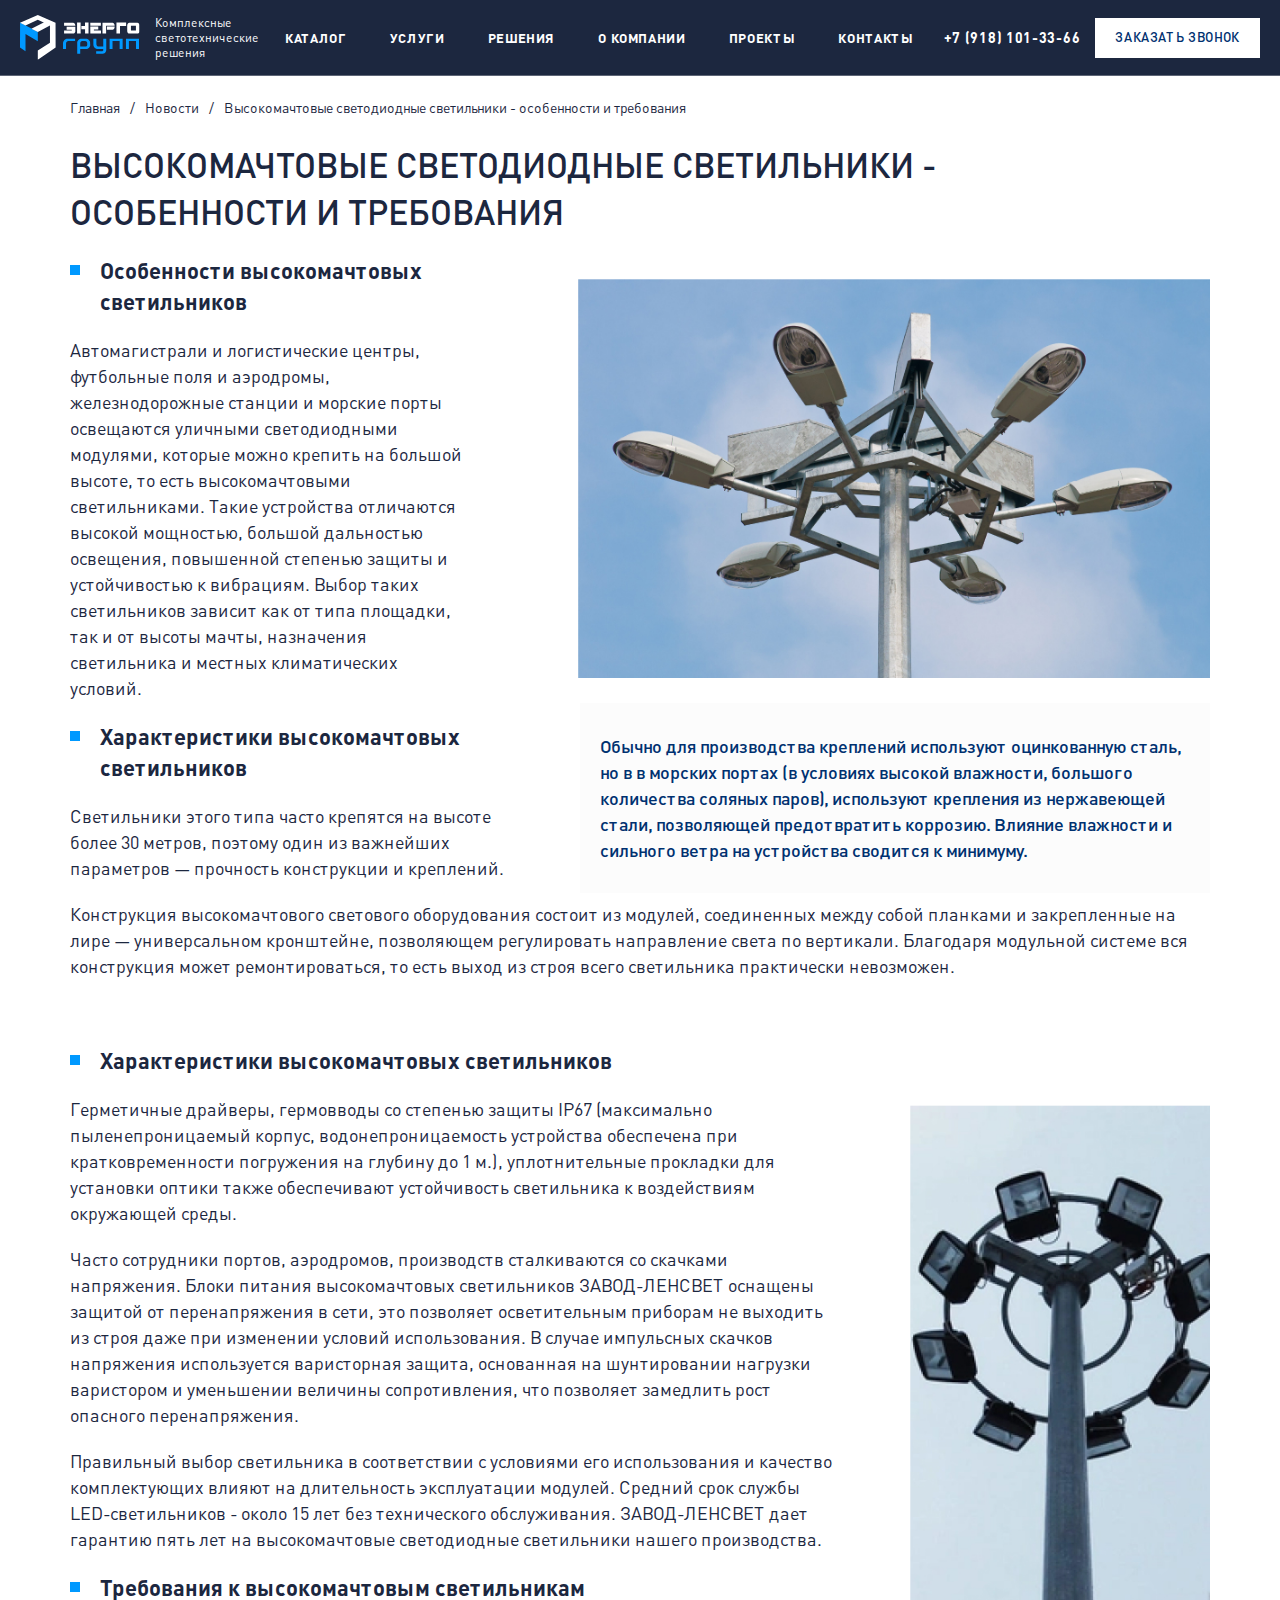
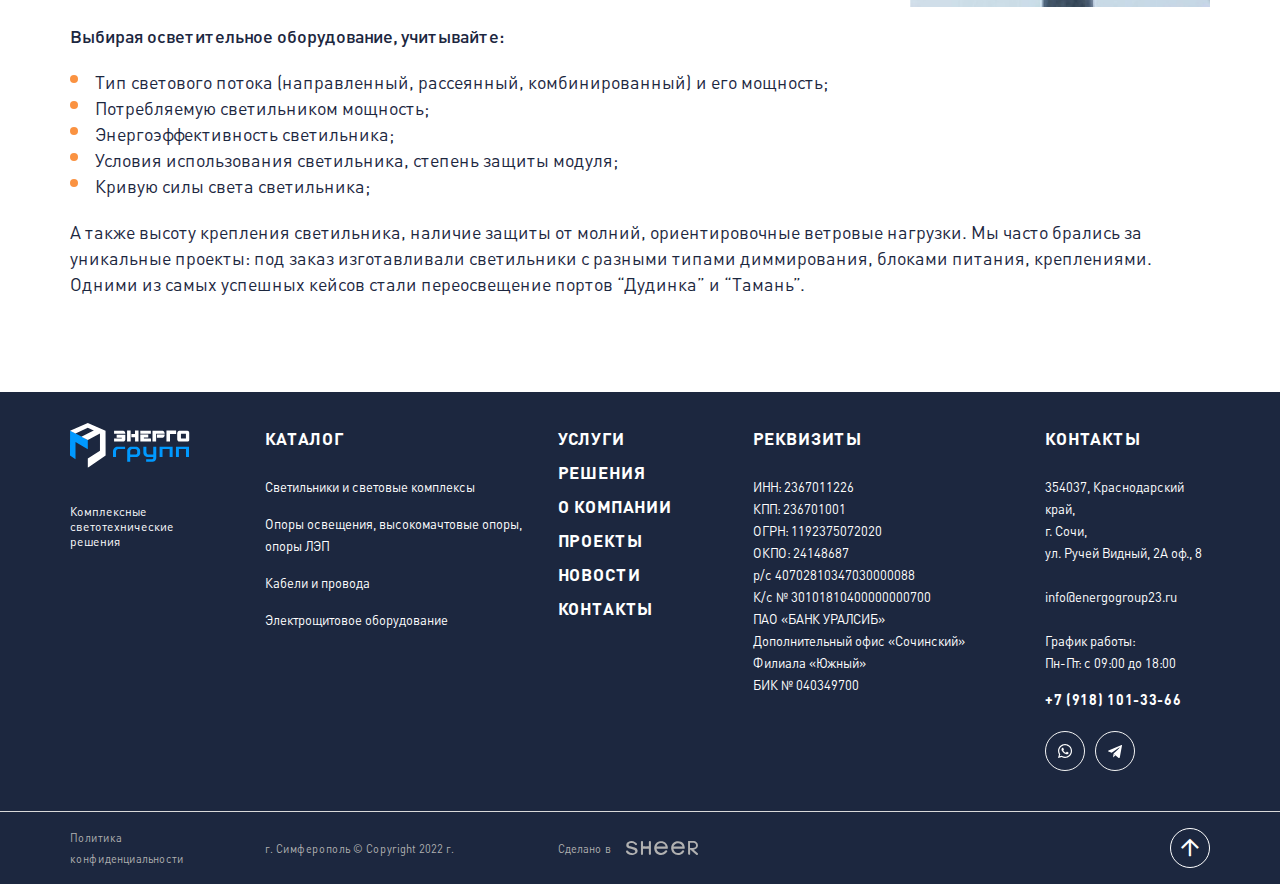
<file: article.html>
<!DOCTYPE html>
<!--[if lt IE 7]><html lang="ru" class="lt-ie9 lt-ie8 lt-ie7"><![endif]-->
<!--[if IE 7]><html lang="ru" class="lt-ie9 lt-ie8"><![endif]-->
<!--[if IE 8]><html lang="ru" class="lt-ie9"><![endif]-->
<!--[if gt IE 8]><!-->
<html lang="ru">
<!--<![endif]-->
<head>
	<meta charset="utf-8" />
	<title>Заголовок</title>
	<meta http-equiv="X-UA-Compatible" content="IE=edge" />
	<meta name="viewport" content="width=device-width, initial-scale=1.0" />
	<meta name="format-detection" content="telephone=no" />
	<link rel="shortcut icon" href="favicon.png" />
	<link rel="stylesheet" href="libs/bootstrap/bootstrap-grid.css" />
	<link rel="stylesheet" href="libs/fontawesome-free-5.12.0-web/css/all.min.css" />
	<link rel="stylesheet" href="libs/fancybox/jquery.fancybox.css" />
	<link rel="stylesheet" href="libs/slick-1.5.9/slick/slick.css" />
	<link rel="stylesheet" href="libs/slick-1.5.9/slick/slick-theme.css" />
	<link rel="stylesheet" href="css/fonts.css" />
	<link rel="stylesheet" href="css/main.css?ver=1.8" />
	<link rel="stylesheet" href="css/media.css?ver=1.8" />
</head>
<body>

	<div class="wrapper wrapper_page">

		<header class="header header_page default">
			<div class="container-fluid">
				<div class="header__wrap">
					<div class="logo-wrap">
						<a href="#" class="logo">
							<img src="img/logo.svg" alt="alt">
						</a>
						<div class="logo-descr">Комплексные светотехнические решения</div>
					</div>
					<ul class="menu">
						<li><a href="#">КАТАЛОГ</a></li>
						<li><a href="#">УСЛУГИ</a></li>
						<li><a href="#">РЕШЕНИЯ</a></li>
						<li><a href="#">О КОМПАНИИ</a></li>
						<li><a href="#">проекты</a></li>
						<li><a href="#">контакты</a></li>
					</ul>
					<ul class="list-icons">
						<li><a href="#"><img src="img/search.svg" alt="alt"></a></li>
						<li><a href="#"><img src="img/envelope.svg" alt="alt"></a></li>
						<li><a href="#"><img src="img/whatsapp.svg" alt="alt"></a></li>
						<li><a href="#"><img src="img/telegram.svg" alt="alt"></a></li>
					</ul>
					<a href="tel:+79181013366" class="phone-main">+7 (918) 101-33-66</a>
					<a href="#callback" class="btn-page fancybox">заказать звонок</a>
					<span class='sandwich'>
						<span class='sw-topper'></span>
						<span class='sw-bottom'></span>
						<span class='sw-footer'></span>
					</span>
				</div>
			</div>
			<div class="menu-mobile">
				<ul class="menu">
					<li><a href="#">КАТАЛОГ</a></li>
					<li><a href="#">УСЛУГИ</a></li>
					<li><a href="#">РЕШЕНИЯ</a></li>
					<li><a href="#">О КОМПАНИИ</a></li>
					<li><a href="#">проекты</a></li>
					<li><a href="#">контакты</a></li>
				</ul>
				<ul class="list-icons">
					<li><a href="#"><img src="img/search.svg" alt="alt"></a></li>
					<li><a href="#"><img src="img/envelope.svg" alt="alt"></a></li>
					<li><a href="#"><img src="img/whatsapp.svg" alt="alt"></a></li>
					<li><a href="#"><img src="img/telegram.svg" alt="alt"></a></li>
				</ul>
				<a href="tel:+79181013366" class="phone-main">+7 (918) 101-33-66</a>
				<br>
				<a href="#callback" class="btn-page fancybox">заказать звонок</a>
			</div>
		</header>

		<section class="article">
			<div class="container">
				<ul class="breadcrumbs">
					<li><a href="#">Главная</a></li>
					<li><a href="#">Новости</a></li>
					<li>Высокомачтовые светодиодные светильники - особенности и требования</li>
				</ul>
				<div class="article-content">
					<h1 class="title-section">Высокомачтовые светодиодные светильники - особенности и требования</h1>
					<img src="img/article1.jpg" alt="alt">
					<blockquote>
						<p>Обычно для производства креплений используют оцинкованную сталь, но в в морских портах (в условиях высокой влажности, большого количества соляных паров), используют крепления из нержавеющей стали, позволяющей предотвратить коррозию. Влияние влажности и сильного ветра на устройства сводится  к минимуму.</p>
					</blockquote>
					<h3>Особенности высокомачтовых светильников</h3>
					<p>Автомагистрали и логистические центры, футбольные поля и аэродромы, железнодорожные станции и морские порты освещаются уличными светодиодными модулями, которые можно крепить на большой высоте, то есть высокомачтовыми светильниками. Такие устройства отличаются высокой мощностью, большой дальностью освещения, повышенной степенью защиты и устойчивостью к вибрациям. Выбор таких светильников зависит как от типа площадки, так и от высоты мачты, назначения светильника и местных климатических условий.</p>
					<h3>Характеристики высокомачтовых светильников</h3>
					<p>Светильники этого типа часто крепятся на высоте более 30 метров, поэтому один из важнейших параметров — прочность конструкции и креплений.</p>
					<p>Конструкция высокомачтового светового оборудования состоит из модулей, соединенных между собой планками и закрепленные на лире — универсальном кронштейне, позволяющем регулировать направление света по вертикали. Благодаря модульной системе вся конструкция может ремонтироваться, то есть выход из строя всего светильника практически невозможен.</p>
					<br>
					<img src="img/article2.jpg" alt="alt">
					<h3>Характеристики высокомачтовых светильников</h3>
					<p>Герметичные драйверы, гермовводы со степенью защиты IP67 (максимально пыленепроницаемый корпус, водонепроницаемость устройства обеспечена при кратковременности погружения на глубину до 1 м.), уплотнительные прокладки для установки оптики также обеспечивают устойчивость светильника к воздействиям окружающей среды.</p>
					<p>Часто сотрудники портов, аэродромов, производств сталкиваются со скачками напряжения. Блоки питания высокомачтовых светильников ЗАВОД-ЛЕНСВЕТ оснащены защитой от перенапряжения в сети, это позволяет осветительным приборам не выходить из строя даже при изменении условий использования. В случае импульсных скачков напряжения используется варисторная защита, основанная на шунтировании нагрузки варистором и уменьшении величины сопротивления, что позволяет замедлить рост опасного перенапряжения.</p>
					<p>Правильный выбор светильника в соответствии с условиями его использования и качество комплектующих влияют на длительность эксплуатации модулей. Средний срок службы LED-светильников - около 15 лет без технического обслуживания. ЗАВОД-ЛЕНСВЕТ дает гарантию пять лет на высокомачтовые светодиодные светильники нашего производства.</p>
					<h3>Требования к высокомачтовым светильникам</h3>
					<p><strong>Выбирая осветительное оборудование, учитывайте:</strong></p>
					<ul>
						<li>Тип светового потока (направленный, рассеянный, комбинированный) и его мощность;</li>
						<li>Потребляемую светильником мощность;</li>
						<li>Энергоэффективность светильника;</li>
						<li>Условия использования светильника, степень защиты модуля;</li>
						<li>Кривую силы света светильника;</li>
					</ul>
					<p>А также высоту крепления светильника, наличие защиты от молний, ориентировочные ветровые нагрузки. Мы часто брались за уникальные проекты: под заказ изготавливали светильники с разными типами диммирования, блоками питания, креплениями. Одними из самых успешных кейсов стали переосвещение портов “Дудинка” и “Тамань”.</p>
				</div>
			</div>
		</section>

		<footer class="footer">
			<div class="container">
				<div class="row">
					<div class="col-lg-2">
						<div class="footer-logo">
							<a href="#" class="logo">
								<img src="img/logo.svg" alt="alt">
							</a>
							<div class="logo-descr">Комплексные светотехнические решения</div>
						</div>
					</div>
					<div class="col-lg-3">
						<div class="footer__title">КАТАЛОГ <i class="far fa-chevron-down"></i></div>
						<div class="footer__content">
							<ul class="footer__nav">
								<li><a href="#">Светильники и световые комплексы</a></li>
								<li><a href="#">Опоры освещения, высокомачтовые опоры, опоры ЛЭП</a></li>
								<li><a href="#">Кабели и провода</a></li>
								<li><a href="#">Электрощитовое оборудование</a></li>
							</ul>
						</div>
					</div>
					<div class="col-lg-2">
						<ul class="footer__nav footer__nav_big">
							<li><a href="#">УСЛУГИ</a></li>
							<li><a href="#">РЕШЕНИЯ</a></li>
							<li><a href="#">О КОМПАНИИ</a></li>
							<li><a href="#">проекты</a></li>
							<li><a href="#">Новости</a></li>
							<li><a href="#">контакты</a></li>
						</ul>
					</div>
					<div class="col-lg-3">
						<div class="footer__title">Реквизиты <i class="far fa-chevron-down"></i></div>
						<div class="footer__content">
							<p>ИНН: 2367011226</p>
							<p>КПП: 236701001</p>
							<p>ОГРН: 1192375072020</p>
							<p>ОКПО: 24148687</p>
							<p>р/с 40702810347030000088</p>
							<p>К/с № 30101810400000000700</p>
							<p>ПАО «БАНК УРАЛСИБ»</p>
							<p>Дополнительный офис «Сочинский» Филиала «Южный» </p>
							<p>БИК № 040349700</p>
						</div>
					</div>
					<div class="col-lg-2">
						<div class="footer__title">контакты <i class="far fa-chevron-down"></i></div>
						<div class="footer__content">
							<p>354037, Краснодарский край, <br>г. Сочи,  <br>ул. Ручей Видный, 2А оф., 8</p>
							<br>
							<p><a href="mailto:info@energogroup23.ru">info@energogroup23.ru</a></p>
							<br>
							<p>График работы: <br>Пн-Пт: с 09:00 до 18:00</p>
							<a href="tel:+79181013366" class="phone-main">+7 (918) 101-33-66</a>
							<ul class="list-icons">
								<li><a href="#"><img src="img/whatsapp.svg" alt="alt"></a></li>
								<li><a href="#"><img src="img/telegram.svg" alt="alt"></a></li>
							</ul>
						</div>
					</div>
				</div>
			</div>
			<div class="footer-bottom">
				<div class="container">
					<div class="row align-items-center">
						<div class="col-lg-2">
							<a href="#">Политика конфиденциальности </a>
						</div>
						<div class="col-lg-3">
							<p>г. Симферополь © Copyright  2022 г.</p>
						</div>
						<div class="col-lg-3">
							<div class="create">Сделано в <a href="#"><img src="img/copy.svg" alt="alt"></a></div>
						</div>
						<div class="col-lg-4">
							<a href="#" class="btn_top"><i class="far fa-arrow-up"></i></a>
						</div>
					</div>
				</div>
			</div>
		</footer>
		
	</div>

	<div id="callback" class="modal-block">
		<div class="modal-wrap">
			<div class="title-modal">Оставьте ваши контактные данные и файл проекта или схемы</div>
			<div class="descr-modal">И мы перезвоним Вам в ближайшее время</div>
			<form>
				<div class="row">
					<div class="col-lg-6">
						<div class="item-form">
							<input type="text" placeholder="Название компании" required="required">
						</div>
					</div>
					<div class="col-lg-6">
						<div class="item-form">
							<input type="text" placeholder="Ваше имя" required="required">
						</div>
					</div>
					<div class="col-lg-6">
						<div class="item-form">
							<input type="email" placeholder="E-mail" required="required">
						</div>
					</div>
					<div class="col-lg-6">
						<div class="item-form">
							<input type="text" placeholder="+7 (___)  ___-__-__" class="input-phone" required="required">
						</div>
					</div>
					<div class="col-lg-12">
						<div class="item-form">
							<input type="text" placeholder="Комментарий" required="required">
						</div>
					</div>
					<div class="col-lg-12">
						<div class="file-upload">
							<label><input type="file" name="file"><span>Прикрепить файл</span> <i class="far fa-paperclip"></i></label>
							<div id="fl_nm" class="name-upload"></div>
						</div>
					</div>
				</div>
				<div class="modal-wrap__bottom">
					<button class="btn-main">отправить</button>
					<div class="checkbox-wrap">
						<div class="checkbox">
							<label>
								<input type="checkbox" required="required" checked="checked" />
								<span>Согласие на обработку персональных данных</span>
							</label>
						</div>
					</div>
				</div>
			</form>
		</div>
	</div>

	<!--[if lt IE 9]>
	<script src="libs/html5shiv/es5-shim.min.js"></script>
	<script src="libs/html5shiv/html5shiv.min.js"></script>
	<script src="libs/html5shiv/html5shiv-printshiv.min.js"></script>
	<script src="libs/respond/respond.min.js"></script>
<![endif]-->
<script src="libs/jquery/jquery-3.6.0.min.js"></script>
<script src="libs/jquery-mousewheel/jquery.mousewheel.min.js"></script>
<script src="libs/fancybox/jquery.fancybox.pack.js"></script>
<script src="libs/slick-1.5.9/slick/slick.min.js"></script>
<script src="libs/scroll2id/PageScroll2id.min.js"></script>
<script src="libs/mask/jquery.maskedinput.js"></script>
<script src="libs/jQueryFormStyler-master/jquery.formstyler.min.js"></script>
<script src="js/common.js?ver=1.8"></script>
<!-- Yandex.Metrika counter --><!-- /Yandex.Metrika counter -->
<!-- Google Analytics counter --><!-- /Google Analytics counter -->
</body>
</html>
</file>
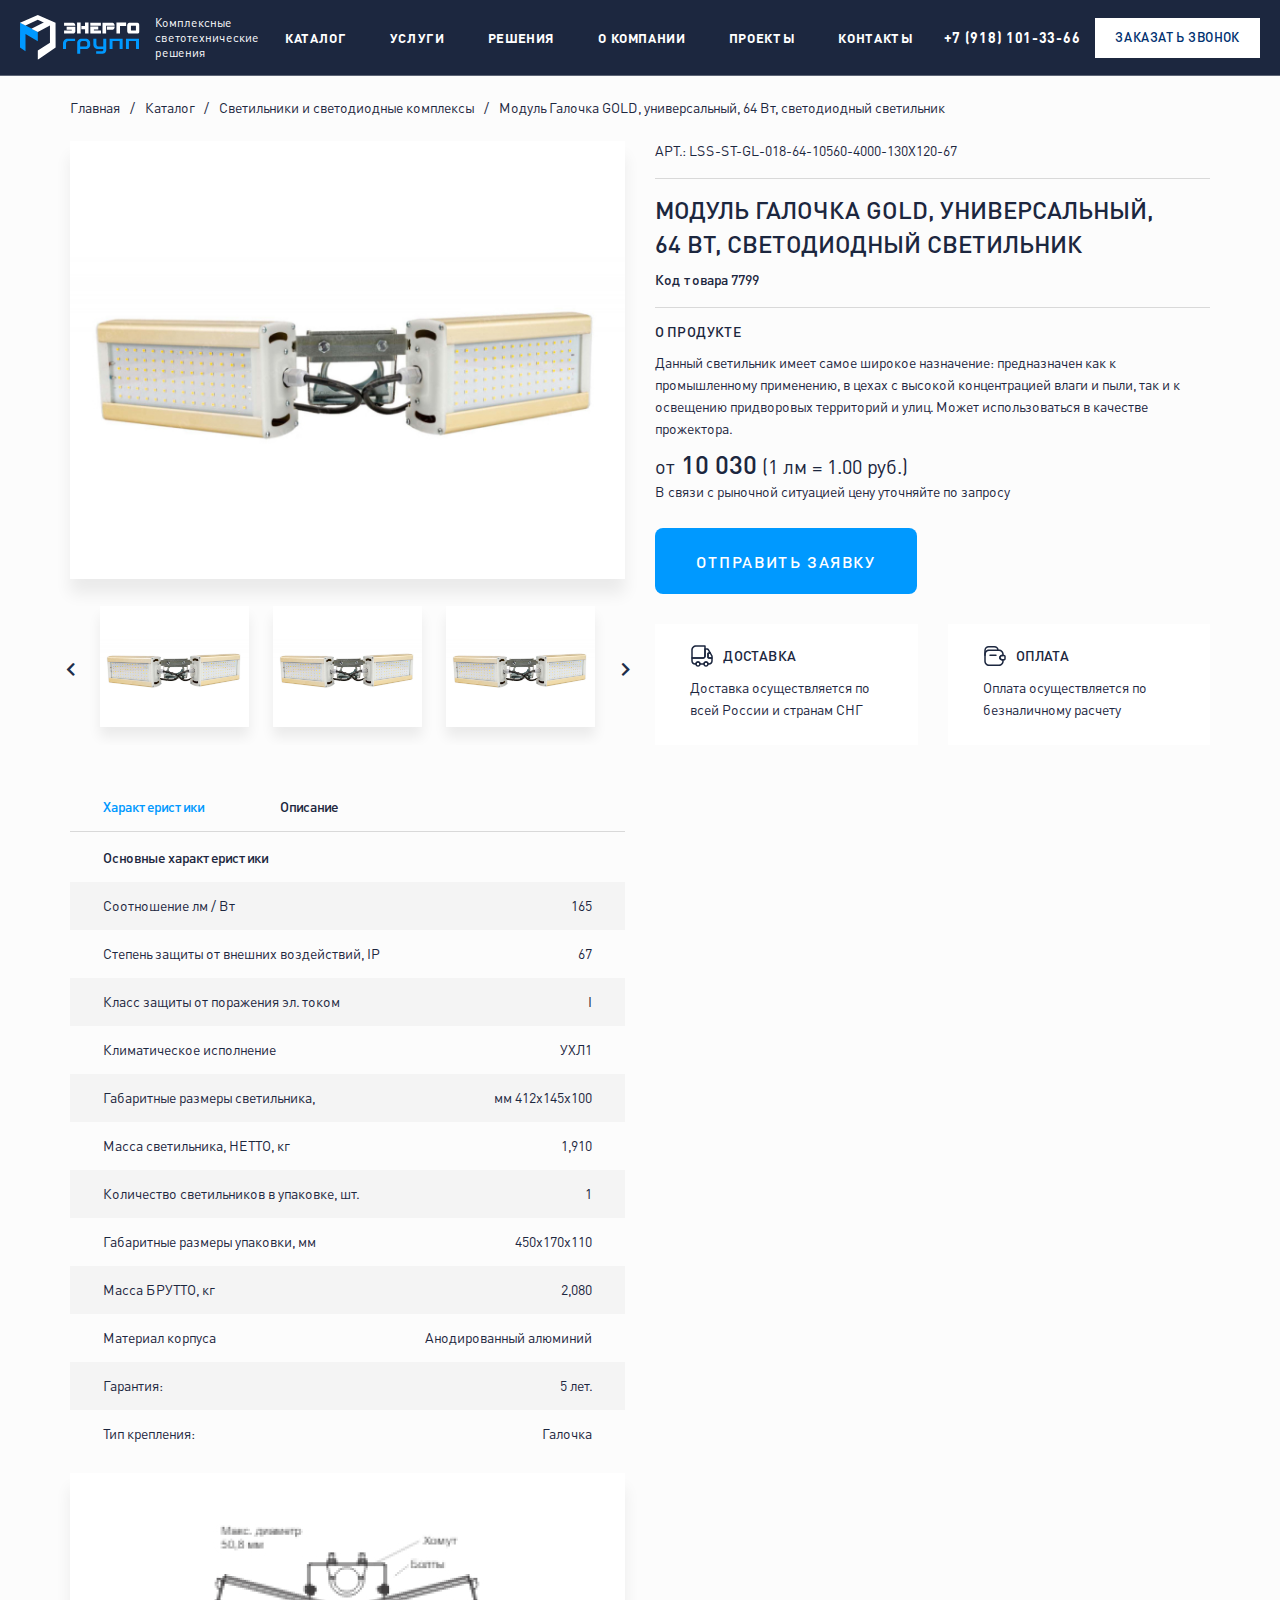
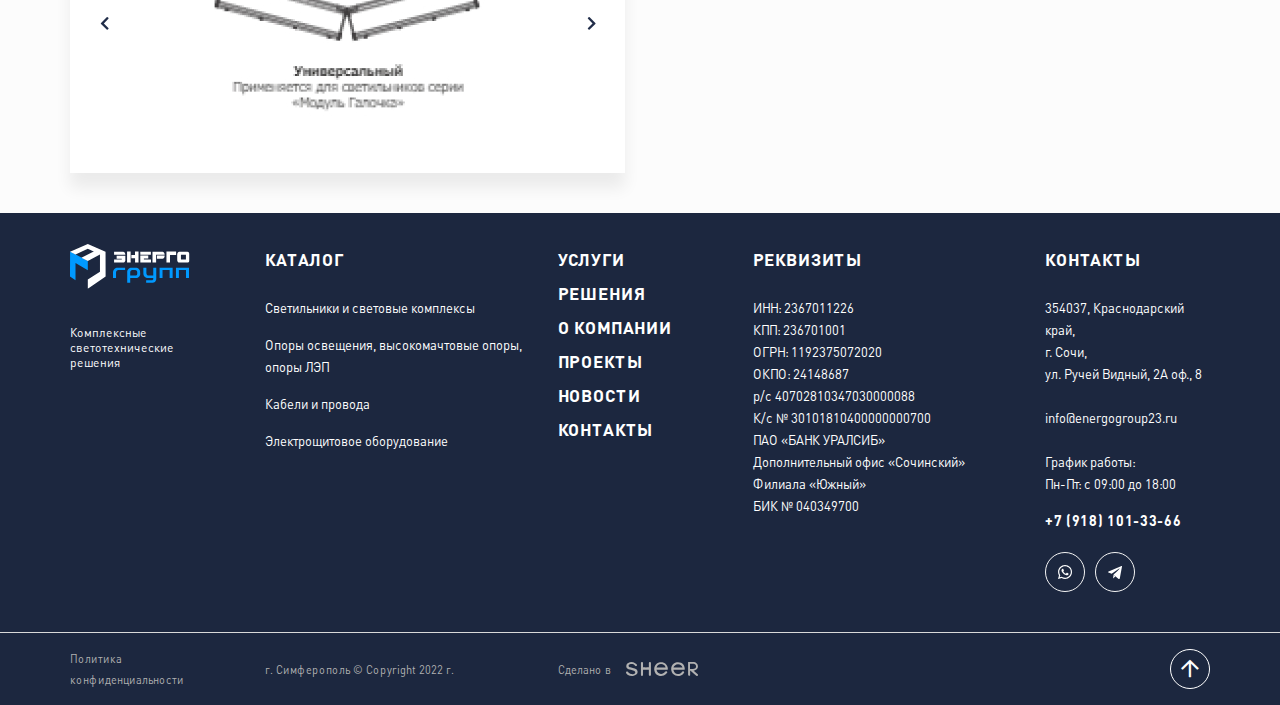
<file: card.html>
<!DOCTYPE html>
<!--[if lt IE 7]><html lang="ru" class="lt-ie9 lt-ie8 lt-ie7"><![endif]-->
<!--[if IE 7]><html lang="ru" class="lt-ie9 lt-ie8"><![endif]-->
<!--[if IE 8]><html lang="ru" class="lt-ie9"><![endif]-->
<!--[if gt IE 8]><!-->
<html lang="ru">
<!--<![endif]-->
<head>
	<meta charset="utf-8" />
	<title>Заголовок</title>
	<meta http-equiv="X-UA-Compatible" content="IE=edge" />
	<meta name="viewport" content="width=device-width, initial-scale=1.0" />
	<meta name="format-detection" content="telephone=no" />
	<link rel="shortcut icon" href="favicon.png" />
	<link rel="stylesheet" href="libs/bootstrap/bootstrap-grid.css" />
	<link rel="stylesheet" href="libs/fontawesome-free-5.12.0-web/css/all.min.css" />
	<link rel="stylesheet" href="libs/fancybox/jquery.fancybox.css" />
	<link rel="stylesheet" href="libs/slick-1.5.9/slick/slick.css" />
	<link rel="stylesheet" href="libs/slick-1.5.9/slick/slick-theme.css" />
	<link rel="stylesheet" href="css/fonts.css" />
	<link rel="stylesheet" href="css/main.css?ver=1.8" />
	<link rel="stylesheet" href="css/media.css?ver=1.8" />
</head>
<body>

	<div class="wrapper wrapper_page">

		<header class="header header_page default">
			<div class="container-fluid">
				<div class="header__wrap">
					<div class="logo-wrap">
						<a href="#" class="logo">
							<img src="img/logo.svg" alt="alt">
						</a>
						<div class="logo-descr">Комплексные светотехнические решения</div>
					</div>
					<ul class="menu">
						<li><a href="#">КАТАЛОГ</a></li>
						<li><a href="#">УСЛУГИ</a></li>
						<li><a href="#">РЕШЕНИЯ</a></li>
						<li><a href="#">О КОМПАНИИ</a></li>
						<li><a href="#">проекты</a></li>
						<li><a href="#">контакты</a></li>
					</ul>
					<ul class="list-icons">
						<li><a href="#"><img src="img/search.svg" alt="alt"></a></li>
						<li><a href="#"><img src="img/envelope.svg" alt="alt"></a></li>
						<li><a href="#"><img src="img/whatsapp.svg" alt="alt"></a></li>
						<li><a href="#"><img src="img/telegram.svg" alt="alt"></a></li>
					</ul>
					<a href="tel:+79181013366" class="phone-main">+7 (918) 101-33-66</a>
					<a href="#callback" class="btn-page fancybox">заказать звонок</a>
					<span class='sandwich'>
						<span class='sw-topper'></span>
						<span class='sw-bottom'></span>
						<span class='sw-footer'></span>
					</span>
				</div>
			</div>
			<div class="menu-mobile">
				<ul class="menu">
					<li><a href="#">КАТАЛОГ</a></li>
					<li><a href="#">УСЛУГИ</a></li>
					<li><a href="#">РЕШЕНИЯ</a></li>
					<li><a href="#">О КОМПАНИИ</a></li>
					<li><a href="#">проекты</a></li>
					<li><a href="#">контакты</a></li>
				</ul>
				<ul class="list-icons">
					<li><a href="#"><img src="img/search.svg" alt="alt"></a></li>
					<li><a href="#"><img src="img/envelope.svg" alt="alt"></a></li>
					<li><a href="#"><img src="img/whatsapp.svg" alt="alt"></a></li>
					<li><a href="#"><img src="img/telegram.svg" alt="alt"></a></li>
				</ul>
				<a href="tel:+79181013366" class="phone-main">+7 (918) 101-33-66</a>
				<br>
				<a href="#callback" class="btn-page fancybox">заказать звонок</a>
			</div>
		</header>

		<section class="card">
			<div class="container">
				<ul class="breadcrumbs">
					<li><a href="#">Главная</a></li>
					<li><a href="#">Каталог</a></li>
					<li><a href="#">Светильники и светодиодные комплексы</a></li>
					<li>Модуль Галочка GOLD, универсальный, 64 Вт, светодиодный светильник</li>
				</ul>
				<div class="row">
					<div class="col-lg-6">
						<div class="card__left">
							<ul class="slider-for">
								<li>
									<div class="slider-for__item">
										<img src="img/for1.jpg" alt="alt">
									</div>
								</li>
								<li>
									<div class="slider-for__item">
										<img src="img/for1.jpg" alt="alt">
									</div>
								</li>
								<li>
									<div class="slider-for__item">
										<img src="img/for1.jpg" alt="alt">
									</div>
								</li>
								<li>
									<div class="slider-for__item">
										<img src="img/for1.jpg" alt="alt">
									</div>
								</li>
							</ul>
							<ul class="slider-nav">
								<li>
									<div class="slider-nav__item">
										<img src="img/for1.jpg" alt="alt">
									</div>
								</li>
								<li>
									<div class="slider-nav__item">
										<img src="img/for1.jpg" alt="alt">
									</div>
								</li>
								<li>
									<div class="slider-nav__item">
										<img src="img/for1.jpg" alt="alt">
									</div>
								</li>
								<li>
									<div class="slider-nav__item">
										<img src="img/for1.jpg" alt="alt">
									</div>
								</li>
							</ul>
						</div>
					</div>
					<div class="col-lg-6">
						<div class="card__right">
							<div class="card__articul">АРТ.: LSS-ST-GL-018-64-10560-4000-130X120-67</div>
							<h1 class="card__title">Модуль Галочка GOLD, универсальный, <br>64 Вт, светодиодный светильник</h1>
							<div class="card__code">Код товара 7799</div>
							<div class="card__name">О ПРОДУКТЕ</div>
							<div class="card__text">
								<p>Данный светильник имеет самое широкое назначение: предназначен как к промышленному применению, в цехах с высокой концентрацией влаги и пыли, так и к освещению придворовых территорий и улиц. Может использоваться в качестве прожектора. </p>
							</div>
							<div class="card__price">от <span>10 030</span> (1 лм = 1.00 руб.)</div>
							<div class="card__text">
								<p>В связи с рыночной ситуацией цену уточняйте по запросу</p>
							</div>
							<a href="#" class="btn-main">ОТПРАВИТЬ ЗАЯВКУ</a>
							<div class="row row_info">
								<div class="col-sm-6">
									<div class="item-info">
										<div class="item-info__head"><img src="img/ic_info1.svg" alt="alt">ДОСТАВКА</div>
										<p>Доставка осуществляется по всей России и странам СНГ</p>
									</div>
								</div>
								<div class="col-sm-6">
									<div class="item-info">
										<div class="item-info__head"><img src="img/ic_info2.svg" alt="alt">ОПЛАТА</div>
										<p>Оплата осуществляется по безналичному расчету</p>
									</div>
								</div>
							</div>
						</div>
					</div>
				</div>
				<div class="row">
					<div class="col-lg-6">
						<div class="card__left">
							<ul class="tabs-card">
								<li class="active"><a href="#tab_card1">Характеристики</a></li>
								<li><a href="#tab_card2">Описание</a></li>
							</ul>
							<div class="tab-container-card">
								<div class="tab-pane-card" id="tab_card1">
									<div class="title-features">Основные характеристики</div>
									<div class="features-wrap">
										<div class="item-feature">
											<div>Соотношение лм / Вт</div>
											<div>165</div>
										</div>
										<div class="item-feature">
											<div>Степень защиты от внешних воздействий, IP</div>
											<div>67</div>
										</div>
										<div class="item-feature">
											<div>Класс защиты от поражения эл. током</div>
											<div>I</div>
										</div>
										<div class="item-feature">
											<div>Климатическое исполнение</div>
											<div>УХЛ1</div>
										</div>
										<div class="item-feature">
											<div>Габаритные размеры светильника,</div>
											<div>мм 412x145x100</div>
										</div>
										<div class="item-feature">
											<div>Масса светильника, НЕТТО, кг</div>
											<div>1,910</div>
										</div>
										<div class="item-feature">
											<div>Количество светильников в упаковке, шт.</div>
											<div>1</div>
										</div>
										<div class="item-feature">
											<div>Габаритные размеры упаковки, мм</div>
											<div>450x170x110</div>
										</div>
										<div class="item-feature">
											<div>Масса БРУТТО, кг</div>
											<div>2,080</div>
										</div>
										<div class="item-feature">
											<div>Материал корпуса </div>
											<div>Анодированный алюминий</div>
										</div>
										<div class="item-feature">
											<div>Гарантия:</div>
											<div>5 лет.</div>
										</div>
										<div class="item-feature">
											<div>Тип крепления:</div>
											<div>Галочка</div>
										</div>
									</div>
								</div>
								<div class="tab-pane-card" id="tab_card2">
									<p>Данный светильник имеет самое широкое назначение: предназначен как к промышленному применению, в цехах с высокой концентрацией влаги и пыли, так и к освещению придворовых территорий и улиц. Может использоваться в качестве прожектора.</p>
									<p>Данный светильник имеет самое широкое назначение: предназначен как к промышленному применению, в цехах с высокой концентрацией влаги и пыли, так и к освещению придворовых территорий и улиц. Может использоваться в качестве прожектора.</p>
									<p>Данный светильник имеет самое широкое назначение: предназначен как к промышленному применению, в цехах с высокой концентрацией влаги и пыли, так и к освещению придворовых территорий и улиц. Может использоваться в качестве прожектора.</p>
								</div>
							</div>
							<ul class="slider-card">
								<li>
									<div class="slider-card__item">
										<img src="img/slide_card1.jpg" alt="alt">
									</div>
								</li>
								<li>
									<div class="slider-card__item">
										<img src="img/slide_card1.jpg" alt="alt">
									</div>
								</li>
								<li>
									<div class="slider-card__item">
										<img src="img/slide_card1.jpg" alt="alt">
									</div>
								</li>
							</ul>
						</div>
					</div>
				</div>
			</div>
		</section>

		<footer class="footer">
			<div class="container">
				<div class="row">
					<div class="col-lg-2">
						<div class="footer-logo">
							<a href="#" class="logo">
								<img src="img/logo.svg" alt="alt">
							</a>
							<div class="logo-descr">Комплексные светотехнические решения</div>
						</div>
					</div>
					<div class="col-lg-3">
						<div class="footer__title">КАТАЛОГ <i class="far fa-chevron-down"></i></div>
						<div class="footer__content">
							<ul class="footer__nav">
								<li><a href="#">Светильники и световые комплексы</a></li>
								<li><a href="#">Опоры освещения, высокомачтовые опоры, опоры ЛЭП</a></li>
								<li><a href="#">Кабели и провода</a></li>
								<li><a href="#">Электрощитовое оборудование</a></li>
							</ul>
						</div>
					</div>
					<div class="col-lg-2">
						<ul class="footer__nav footer__nav_big">
							<li><a href="#">УСЛУГИ</a></li>
							<li><a href="#">РЕШЕНИЯ</a></li>
							<li><a href="#">О КОМПАНИИ</a></li>
							<li><a href="#">проекты</a></li>
							<li><a href="#">Новости</a></li>
							<li><a href="#">контакты</a></li>
						</ul>
					</div>
					<div class="col-lg-3">
						<div class="footer__title">Реквизиты <i class="far fa-chevron-down"></i></div>
						<div class="footer__content">
							<p>ИНН: 2367011226</p>
							<p>КПП: 236701001</p>
							<p>ОГРН: 1192375072020</p>
							<p>ОКПО: 24148687</p>
							<p>р/с 40702810347030000088</p>
							<p>К/с № 30101810400000000700</p>
							<p>ПАО «БАНК УРАЛСИБ»</p>
							<p>Дополнительный офис «Сочинский» Филиала «Южный» </p>
							<p>БИК № 040349700</p>
						</div>
					</div>
					<div class="col-lg-2">
						<div class="footer__title">контакты <i class="far fa-chevron-down"></i></div>
						<div class="footer__content">
							<p>354037, Краснодарский край, <br>г. Сочи,  <br>ул. Ручей Видный, 2А оф., 8</p>
							<br>
							<p><a href="mailto:info@energogroup23.ru">info@energogroup23.ru</a></p>
							<br>
							<p>График работы: <br>Пн-Пт: с 09:00 до 18:00</p>
							<a href="tel:+79181013366" class="phone-main">+7 (918) 101-33-66</a>
							<ul class="list-icons">
								<li><a href="#"><img src="img/whatsapp.svg" alt="alt"></a></li>
								<li><a href="#"><img src="img/telegram.svg" alt="alt"></a></li>
							</ul>
						</div>
					</div>
				</div>
			</div>
			<div class="footer-bottom">
				<div class="container">
					<div class="row align-items-center">
						<div class="col-lg-2">
							<a href="#">Политика конфиденциальности </a>
						</div>
						<div class="col-lg-3">
							<p>г. Симферополь © Copyright  2022 г.</p>
						</div>
						<div class="col-lg-3">
							<div class="create">Сделано в <a href="#"><img src="img/copy.svg" alt="alt"></a></div>
						</div>
						<div class="col-lg-4">
							<a href="#" class="btn_top"><i class="far fa-arrow-up"></i></a>
						</div>
					</div>
				</div>
			</div>
		</footer>
		
	</div>

	<div id="callback" class="modal-block">
		<div class="modal-wrap">
			<div class="title-modal">Оставьте ваши контактные данные и файл проекта или схемы</div>
			<div class="descr-modal">И мы перезвоним Вам в ближайшее время</div>
			<form>
				<div class="row">
					<div class="col-lg-6">
						<div class="item-form">
							<input type="text" placeholder="Название компании" required="required">
						</div>
					</div>
					<div class="col-lg-6">
						<div class="item-form">
							<input type="text" placeholder="Ваше имя" required="required">
						</div>
					</div>
					<div class="col-lg-6">
						<div class="item-form">
							<input type="email" placeholder="E-mail" required="required">
						</div>
					</div>
					<div class="col-lg-6">
						<div class="item-form">
							<input type="text" placeholder="+7 (___)  ___-__-__" class="input-phone" required="required">
						</div>
					</div>
					<div class="col-lg-12">
						<div class="item-form">
							<input type="text" placeholder="Комментарий" required="required">
						</div>
					</div>
					<div class="col-lg-12">
						<div class="file-upload">
							<label><input type="file" name="file"><span>Прикрепить файл</span> <i class="far fa-paperclip"></i></label>
							<div id="fl_nm" class="name-upload"></div>
						</div>
					</div>
				</div>
				<div class="modal-wrap__bottom">
					<button class="btn-main">отправить</button>
					<div class="checkbox-wrap">
						<div class="checkbox">
							<label>
								<input type="checkbox" required="required" checked="checked" />
								<span>Согласие на обработку персональных данных</span>
							</label>
						</div>
					</div>
				</div>
			</form>
		</div>
	</div>

	<!--[if lt IE 9]>
	<script src="libs/html5shiv/es5-shim.min.js"></script>
	<script src="libs/html5shiv/html5shiv.min.js"></script>
	<script src="libs/html5shiv/html5shiv-printshiv.min.js"></script>
	<script src="libs/respond/respond.min.js"></script>
<![endif]-->
<script src="libs/jquery/jquery-3.6.0.min.js"></script>
<script src="libs/jquery-mousewheel/jquery.mousewheel.min.js"></script>
<script src="libs/fancybox/jquery.fancybox.pack.js"></script>
<script src="libs/slick-1.5.9/slick/slick.min.js"></script>
<script src="libs/scroll2id/PageScroll2id.min.js"></script>
<script src="libs/mask/jquery.maskedinput.js"></script>
<script src="libs/jQueryFormStyler-master/jquery.formstyler.min.js"></script>
<script src="js/common.js?ver=1.8"></script>
<!-- Yandex.Metrika counter --><!-- /Yandex.Metrika counter -->
<!-- Google Analytics counter --><!-- /Google Analytics counter -->
</body>
</html>
</file>
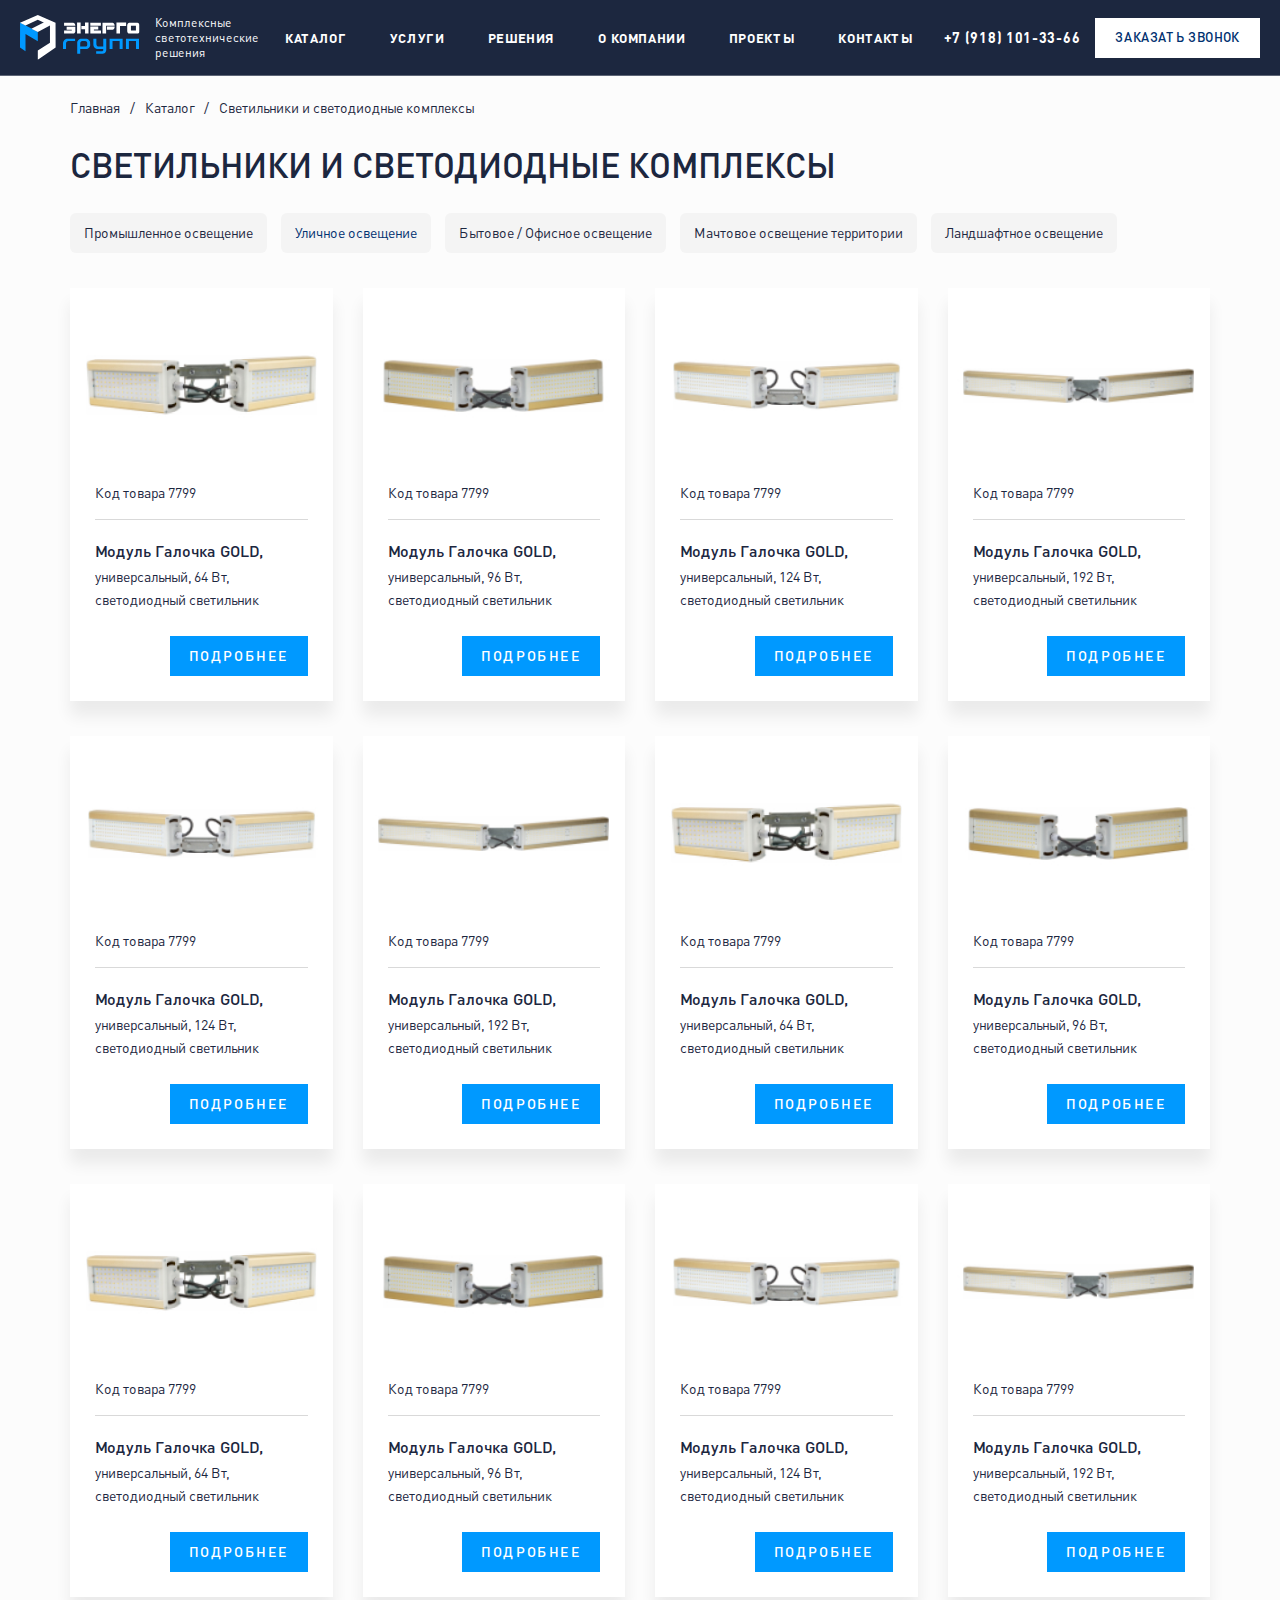
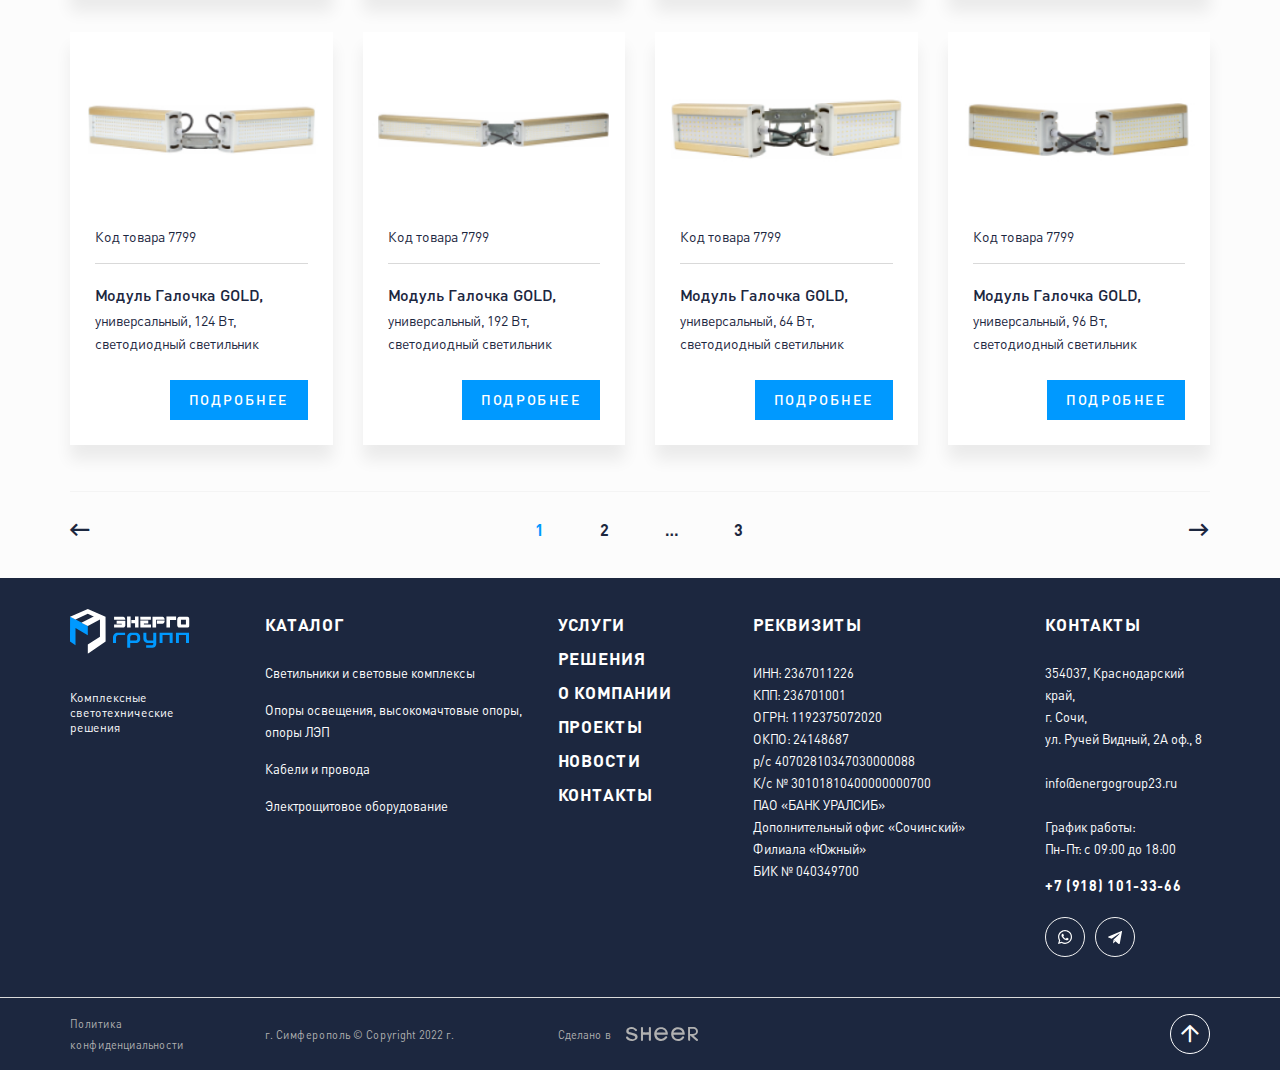
<file: catalog.html>
<!DOCTYPE html>
<!--[if lt IE 7]><html lang="ru" class="lt-ie9 lt-ie8 lt-ie7"><![endif]-->
<!--[if IE 7]><html lang="ru" class="lt-ie9 lt-ie8"><![endif]-->
<!--[if IE 8]><html lang="ru" class="lt-ie9"><![endif]-->
<!--[if gt IE 8]><!-->
<html lang="ru">
<!--<![endif]-->
<head>
	<meta charset="utf-8" />
	<title>Заголовок</title>
	<meta http-equiv="X-UA-Compatible" content="IE=edge" />
	<meta name="viewport" content="width=device-width, initial-scale=1.0" />
	<meta name="format-detection" content="telephone=no" />
	<link rel="shortcut icon" href="favicon.png" />
	<link rel="stylesheet" href="libs/bootstrap/bootstrap-grid.css" />
	<link rel="stylesheet" href="libs/fontawesome-free-5.12.0-web/css/all.min.css" />
	<link rel="stylesheet" href="libs/fancybox/jquery.fancybox.css" />
	<link rel="stylesheet" href="libs/slick-1.5.9/slick/slick.css" />
	<link rel="stylesheet" href="libs/slick-1.5.9/slick/slick-theme.css" />
	<link rel="stylesheet" href="css/fonts.css" />
	<link rel="stylesheet" href="css/main.css?ver=1.8" />
	<link rel="stylesheet" href="css/media.css?ver=1.8" />
</head>
<body>

	<div class="wrapper wrapper_page">

		<header class="header header_page default">
			<div class="container-fluid">
				<div class="header__wrap">
					<div class="logo-wrap">
						<a href="#" class="logo">
							<img src="img/logo.svg" alt="alt">
						</a>
						<div class="logo-descr">Комплексные светотехнические решения</div>
					</div>
					<ul class="menu">
						<li><a href="#">КАТАЛОГ</a></li>
						<li><a href="#">УСЛУГИ</a></li>
						<li><a href="#">РЕШЕНИЯ</a></li>
						<li><a href="#">О КОМПАНИИ</a></li>
						<li><a href="#">проекты</a></li>
						<li><a href="#">контакты</a></li>
					</ul>
					<ul class="list-icons">
						<li><a href="#"><img src="img/search.svg" alt="alt"></a></li>
						<li><a href="#"><img src="img/envelope.svg" alt="alt"></a></li>
						<li><a href="#"><img src="img/whatsapp.svg" alt="alt"></a></li>
						<li><a href="#"><img src="img/telegram.svg" alt="alt"></a></li>
					</ul>
					<a href="tel:+79181013366" class="phone-main">+7 (918) 101-33-66</a>
					<a href="#callback" class="btn-page fancybox">заказать звонок</a>
					<span class='sandwich'>
						<span class='sw-topper'></span>
						<span class='sw-bottom'></span>
						<span class='sw-footer'></span>
					</span>
				</div>
			</div>
			<div class="menu-mobile">
				<ul class="menu">
					<li><a href="#">КАТАЛОГ</a></li>
					<li><a href="#">УСЛУГИ</a></li>
					<li><a href="#">РЕШЕНИЯ</a></li>
					<li><a href="#">О КОМПАНИИ</a></li>
					<li><a href="#">проекты</a></li>
					<li><a href="#">контакты</a></li>
				</ul>
				<ul class="list-icons">
					<li><a href="#"><img src="img/search.svg" alt="alt"></a></li>
					<li><a href="#"><img src="img/envelope.svg" alt="alt"></a></li>
					<li><a href="#"><img src="img/whatsapp.svg" alt="alt"></a></li>
					<li><a href="#"><img src="img/telegram.svg" alt="alt"></a></li>
				</ul>
				<a href="tel:+79181013366" class="phone-main">+7 (918) 101-33-66</a>
				<br>
				<a href="#callback" class="btn-page fancybox">заказать звонок</a>
			</div>
		</header>

		<section class="catalog-page">
			<div class="container">
				<ul class="breadcrumbs">
					<li><a href="#">Главная</a></li>
					<li><a href="#">Каталог</a></li>
					<li>Светильники и светодиодные комплексы</li>
				</ul>
				<h1 class="title-section">СВЕТИЛЬНИКИ И СВЕТОДИОДНЫЕ КОМПЛЕКСЫ</h1>
				<ul class="tags-list">
					<li><a href="#">Промышленное освещение</a></li>
					<li class="active"><a href="#">Уличное освещение</a></li>
					<li><a href="#">Бытовое / Офисное освещение</a></li>
					<li><a href="#">Мачтовое освещение территории</a></li>
					<li><a href="#">Ландшафтное освещение</a></li>
				</ul>
				<div class="row row_catalog">
					<div class="col-xl-3 col-lg-4 col-md-6">
						<div class="item-catalog">
							<a href="#" class="item-catalog__image">
								<img src="img/catalog1.jpg" alt="alt">
							</a>
							<div class="item-catalog__content">
								<div class="item-catalog__code">Код товара 7799</div>
								<a href="#" class="item-catalog__title">Модуль Галочка GOLD, </a>
								<p>универсальный, 64 Вт, светодиодный светильник</p>
								<a href="#" class="btn-main">Подробнее</a>
							</div>
						</div>
					</div>
					<div class="col-xl-3 col-lg-4 col-md-6">
						<div class="item-catalog">
							<a href="#" class="item-catalog__image">
								<img src="img/catalog2.jpg" alt="alt">
							</a>
							<div class="item-catalog__content">
								<div class="item-catalog__code">Код товара 7799</div>
								<a href="#" class="item-catalog__title">Модуль Галочка GOLD, </a>
								<p>универсальный, 96 Вт, светодиодный светильник</p>
								<a href="#" class="btn-main">Подробнее</a>
							</div>
						</div>
					</div>
					<div class="col-xl-3 col-lg-4 col-md-6">
						<div class="item-catalog">
							<a href="#" class="item-catalog__image">
								<img src="img/catalog3.jpg" alt="alt">
							</a>
							<div class="item-catalog__content">
								<div class="item-catalog__code">Код товара 7799</div>
								<a href="#" class="item-catalog__title">Модуль Галочка GOLD, </a>
								<p>универсальный, 124 Вт, светодиодный светильник</p>
								<a href="#" class="btn-main">Подробнее</a>
							</div>
						</div>
					</div>
					<div class="col-xl-3 col-lg-4 col-md-6">
						<div class="item-catalog">
							<a href="#" class="item-catalog__image">
								<img src="img/catalog4.jpg" alt="alt">
							</a>
							<div class="item-catalog__content">
								<div class="item-catalog__code">Код товара 7799</div>
								<a href="#" class="item-catalog__title">Модуль Галочка GOLD, </a>
								<p>универсальный, 192 Вт, светодиодный светильник</p>
								<a href="#" class="btn-main">Подробнее</a>
							</div>
						</div>
					</div>
					<div class="col-xl-3 col-lg-4 col-md-6">
						<div class="item-catalog">
							<a href="#" class="item-catalog__image">
								<img src="img/catalog3.jpg" alt="alt">
							</a>
							<div class="item-catalog__content">
								<div class="item-catalog__code">Код товара 7799</div>
								<a href="#" class="item-catalog__title">Модуль Галочка GOLD, </a>
								<p>универсальный, 124 Вт, светодиодный светильник</p>
								<a href="#" class="btn-main">Подробнее</a>
							</div>
						</div>
					</div>
					<div class="col-xl-3 col-lg-4 col-md-6">
						<div class="item-catalog">
							<a href="#" class="item-catalog__image">
								<img src="img/catalog4.jpg" alt="alt">
							</a>
							<div class="item-catalog__content">
								<div class="item-catalog__code">Код товара 7799</div>
								<a href="#" class="item-catalog__title">Модуль Галочка GOLD, </a>
								<p>универсальный, 192 Вт, светодиодный светильник</p>
								<a href="#" class="btn-main">Подробнее</a>
							</div>
						</div>
					</div>
					<div class="col-xl-3 col-lg-4 col-md-6">
						<div class="item-catalog">
							<a href="#" class="item-catalog__image">
								<img src="img/catalog1.jpg" alt="alt">
							</a>
							<div class="item-catalog__content">
								<div class="item-catalog__code">Код товара 7799</div>
								<a href="#" class="item-catalog__title">Модуль Галочка GOLD, </a>
								<p>универсальный, 64 Вт, светодиодный светильник</p>
								<a href="#" class="btn-main">Подробнее</a>
							</div>
						</div>
					</div>
					<div class="col-xl-3 col-lg-4 col-md-6">
						<div class="item-catalog">
							<a href="#" class="item-catalog__image">
								<img src="img/catalog2.jpg" alt="alt">
							</a>
							<div class="item-catalog__content">
								<div class="item-catalog__code">Код товара 7799</div>
								<a href="#" class="item-catalog__title">Модуль Галочка GOLD, </a>
								<p>универсальный, 96 Вт, светодиодный светильник</p>
								<a href="#" class="btn-main">Подробнее</a>
							</div>
						</div>
					</div>
					<div class="col-xl-3 col-lg-4 col-md-6">
						<div class="item-catalog">
							<a href="#" class="item-catalog__image">
								<img src="img/catalog1.jpg" alt="alt">
							</a>
							<div class="item-catalog__content">
								<div class="item-catalog__code">Код товара 7799</div>
								<a href="#" class="item-catalog__title">Модуль Галочка GOLD, </a>
								<p>универсальный, 64 Вт, светодиодный светильник</p>
								<a href="#" class="btn-main">Подробнее</a>
							</div>
						</div>
					</div>
					<div class="col-xl-3 col-lg-4 col-md-6">
						<div class="item-catalog">
							<a href="#" class="item-catalog__image">
								<img src="img/catalog2.jpg" alt="alt">
							</a>
							<div class="item-catalog__content">
								<div class="item-catalog__code">Код товара 7799</div>
								<a href="#" class="item-catalog__title">Модуль Галочка GOLD, </a>
								<p>универсальный, 96 Вт, светодиодный светильник</p>
								<a href="#" class="btn-main">Подробнее</a>
							</div>
						</div>
					</div>
					<div class="col-xl-3 col-lg-4 col-md-6">
						<div class="item-catalog">
							<a href="#" class="item-catalog__image">
								<img src="img/catalog3.jpg" alt="alt">
							</a>
							<div class="item-catalog__content">
								<div class="item-catalog__code">Код товара 7799</div>
								<a href="#" class="item-catalog__title">Модуль Галочка GOLD, </a>
								<p>универсальный, 124 Вт, светодиодный светильник</p>
								<a href="#" class="btn-main">Подробнее</a>
							</div>
						</div>
					</div>
					<div class="col-xl-3 col-lg-4 col-md-6">
						<div class="item-catalog">
							<a href="#" class="item-catalog__image">
								<img src="img/catalog4.jpg" alt="alt">
							</a>
							<div class="item-catalog__content">
								<div class="item-catalog__code">Код товара 7799</div>
								<a href="#" class="item-catalog__title">Модуль Галочка GOLD, </a>
								<p>универсальный, 192 Вт, светодиодный светильник</p>
								<a href="#" class="btn-main">Подробнее</a>
							</div>
						</div>
					</div>
					<div class="col-xl-3 col-lg-4 col-md-6">
						<div class="item-catalog">
							<a href="#" class="item-catalog__image">
								<img src="img/catalog3.jpg" alt="alt">
							</a>
							<div class="item-catalog__content">
								<div class="item-catalog__code">Код товара 7799</div>
								<a href="#" class="item-catalog__title">Модуль Галочка GOLD, </a>
								<p>универсальный, 124 Вт, светодиодный светильник</p>
								<a href="#" class="btn-main">Подробнее</a>
							</div>
						</div>
					</div>
					<div class="col-xl-3 col-lg-4 col-md-6">
						<div class="item-catalog">
							<a href="#" class="item-catalog__image">
								<img src="img/catalog4.jpg" alt="alt">
							</a>
							<div class="item-catalog__content">
								<div class="item-catalog__code">Код товара 7799</div>
								<a href="#" class="item-catalog__title">Модуль Галочка GOLD, </a>
								<p>универсальный, 192 Вт, светодиодный светильник</p>
								<a href="#" class="btn-main">Подробнее</a>
							</div>
						</div>
					</div>
					<div class="col-xl-3 col-lg-4 col-md-6">
						<div class="item-catalog">
							<a href="#" class="item-catalog__image">
								<img src="img/catalog1.jpg" alt="alt">
							</a>
							<div class="item-catalog__content">
								<div class="item-catalog__code">Код товара 7799</div>
								<a href="#" class="item-catalog__title">Модуль Галочка GOLD, </a>
								<p>универсальный, 64 Вт, светодиодный светильник</p>
								<a href="#" class="btn-main">Подробнее</a>
							</div>
						</div>
					</div>
					<div class="col-xl-3 col-lg-4 col-md-6">
						<div class="item-catalog">
							<a href="#" class="item-catalog__image">
								<img src="img/catalog2.jpg" alt="alt">
							</a>
							<div class="item-catalog__content">
								<div class="item-catalog__code">Код товара 7799</div>
								<a href="#" class="item-catalog__title">Модуль Галочка GOLD, </a>
								<p>универсальный, 96 Вт, светодиодный светильник</p>
								<a href="#" class="btn-main">Подробнее</a>
							</div>
						</div>
					</div>
				</div>
				<div class="pager">
					<a class="prev page-numbers disabled" href="#"><i class="far fa-long-arrow-left"></i></a> 
					<span aria-current="page" class="page-numbers current" href="#">1</span> 
					<a class="page-numbers" href="#">2</a> 
					<span class="page-numbers dots">…</span> 
					<a class="page-numbers" href="#">3</a> 
					<a class="next page-numbers" href="#"><i class="far fa-long-arrow-right"></i></a>
				</div>
			</div>
		</section>

		<footer class="footer">
			<div class="container">
				<div class="row">
					<div class="col-lg-2">
						<div class="footer-logo">
							<a href="#" class="logo">
								<img src="img/logo.svg" alt="alt">
							</a>
							<div class="logo-descr">Комплексные светотехнические решения</div>
						</div>
					</div>
					<div class="col-lg-3">
						<div class="footer__title">КАТАЛОГ <i class="far fa-chevron-down"></i></div>
						<div class="footer__content">
							<ul class="footer__nav">
								<li><a href="#">Светильники и световые комплексы</a></li>
								<li><a href="#">Опоры освещения, высокомачтовые опоры, опоры ЛЭП</a></li>
								<li><a href="#">Кабели и провода</a></li>
								<li><a href="#">Электрощитовое оборудование</a></li>
							</ul>
						</div>
					</div>
					<div class="col-lg-2">
						<ul class="footer__nav footer__nav_big">
							<li><a href="#">УСЛУГИ</a></li>
							<li><a href="#">РЕШЕНИЯ</a></li>
							<li><a href="#">О КОМПАНИИ</a></li>
							<li><a href="#">проекты</a></li>
							<li><a href="#">Новости</a></li>
							<li><a href="#">контакты</a></li>
						</ul>
					</div>
					<div class="col-lg-3">
						<div class="footer__title">Реквизиты <i class="far fa-chevron-down"></i></div>
						<div class="footer__content">
							<p>ИНН: 2367011226</p>
							<p>КПП: 236701001</p>
							<p>ОГРН: 1192375072020</p>
							<p>ОКПО: 24148687</p>
							<p>р/с 40702810347030000088</p>
							<p>К/с № 30101810400000000700</p>
							<p>ПАО «БАНК УРАЛСИБ»</p>
							<p>Дополнительный офис «Сочинский» Филиала «Южный» </p>
							<p>БИК № 040349700</p>
						</div>
					</div>
					<div class="col-lg-2">
						<div class="footer__title">контакты <i class="far fa-chevron-down"></i></div>
						<div class="footer__content">
							<p>354037, Краснодарский край, <br>г. Сочи,  <br>ул. Ручей Видный, 2А оф., 8</p>
							<br>
							<p><a href="mailto:info@energogroup23.ru">info@energogroup23.ru</a></p>
							<br>
							<p>График работы: <br>Пн-Пт: с 09:00 до 18:00</p>
							<a href="tel:+79181013366" class="phone-main">+7 (918) 101-33-66</a>
							<ul class="list-icons">
								<li><a href="#"><img src="img/whatsapp.svg" alt="alt"></a></li>
								<li><a href="#"><img src="img/telegram.svg" alt="alt"></a></li>
							</ul>
						</div>
					</div>
				</div>
			</div>
			<div class="footer-bottom">
				<div class="container">
					<div class="row align-items-center">
						<div class="col-lg-2">
							<a href="#">Политика конфиденциальности </a>
						</div>
						<div class="col-lg-3">
							<p>г. Симферополь © Copyright  2022 г.</p>
						</div>
						<div class="col-lg-3">
							<div class="create">Сделано в <a href="#"><img src="img/copy.svg" alt="alt"></a></div>
						</div>
						<div class="col-lg-4">
							<a href="#" class="btn_top"><i class="far fa-arrow-up"></i></a>
						</div>
					</div>
				</div>
			</div>
		</footer>
		
	</div>

	<div id="callback" class="modal-block">
		<div class="modal-wrap">
			<div class="title-modal">Оставьте ваши контактные данные и файл проекта или схемы</div>
			<div class="descr-modal">И мы перезвоним Вам в ближайшее время</div>
			<form>
				<div class="row">
					<div class="col-lg-6">
						<div class="item-form">
							<input type="text" placeholder="Название компании" required="required">
						</div>
					</div>
					<div class="col-lg-6">
						<div class="item-form">
							<input type="text" placeholder="Ваше имя" required="required">
						</div>
					</div>
					<div class="col-lg-6">
						<div class="item-form">
							<input type="email" placeholder="E-mail" required="required">
						</div>
					</div>
					<div class="col-lg-6">
						<div class="item-form">
							<input type="text" placeholder="+7 (___)  ___-__-__" class="input-phone" required="required">
						</div>
					</div>
					<div class="col-lg-12">
						<div class="item-form">
							<input type="text" placeholder="Комментарий" required="required">
						</div>
					</div>
					<div class="col-lg-12">
						<div class="file-upload">
							<label><input type="file" name="file"><span>Прикрепить файл</span> <i class="far fa-paperclip"></i></label>
							<div id="fl_nm" class="name-upload"></div>
						</div>
					</div>
				</div>
				<div class="modal-wrap__bottom">
					<button class="btn-main">отправить</button>
					<div class="checkbox-wrap">
						<div class="checkbox">
							<label>
								<input type="checkbox" required="required" checked="checked" />
								<span>Согласие на обработку персональных данных</span>
							</label>
						</div>
					</div>
				</div>
			</form>
		</div>
	</div>

	<!--[if lt IE 9]>
	<script src="libs/html5shiv/es5-shim.min.js"></script>
	<script src="libs/html5shiv/html5shiv.min.js"></script>
	<script src="libs/html5shiv/html5shiv-printshiv.min.js"></script>
	<script src="libs/respond/respond.min.js"></script>
<![endif]-->
<script src="libs/jquery/jquery-3.6.0.min.js"></script>
<script src="libs/jquery-mousewheel/jquery.mousewheel.min.js"></script>
<script src="libs/fancybox/jquery.fancybox.pack.js"></script>
<script src="libs/slick-1.5.9/slick/slick.min.js"></script>
<script src="libs/scroll2id/PageScroll2id.min.js"></script>
<script src="libs/mask/jquery.maskedinput.js"></script>
<script src="libs/jQueryFormStyler-master/jquery.formstyler.min.js"></script>
<script src="js/common.js?ver=1.8"></script>
<!-- Yandex.Metrika counter --><!-- /Yandex.Metrika counter -->
<!-- Google Analytics counter --><!-- /Google Analytics counter -->
</body>
</html>
</file>
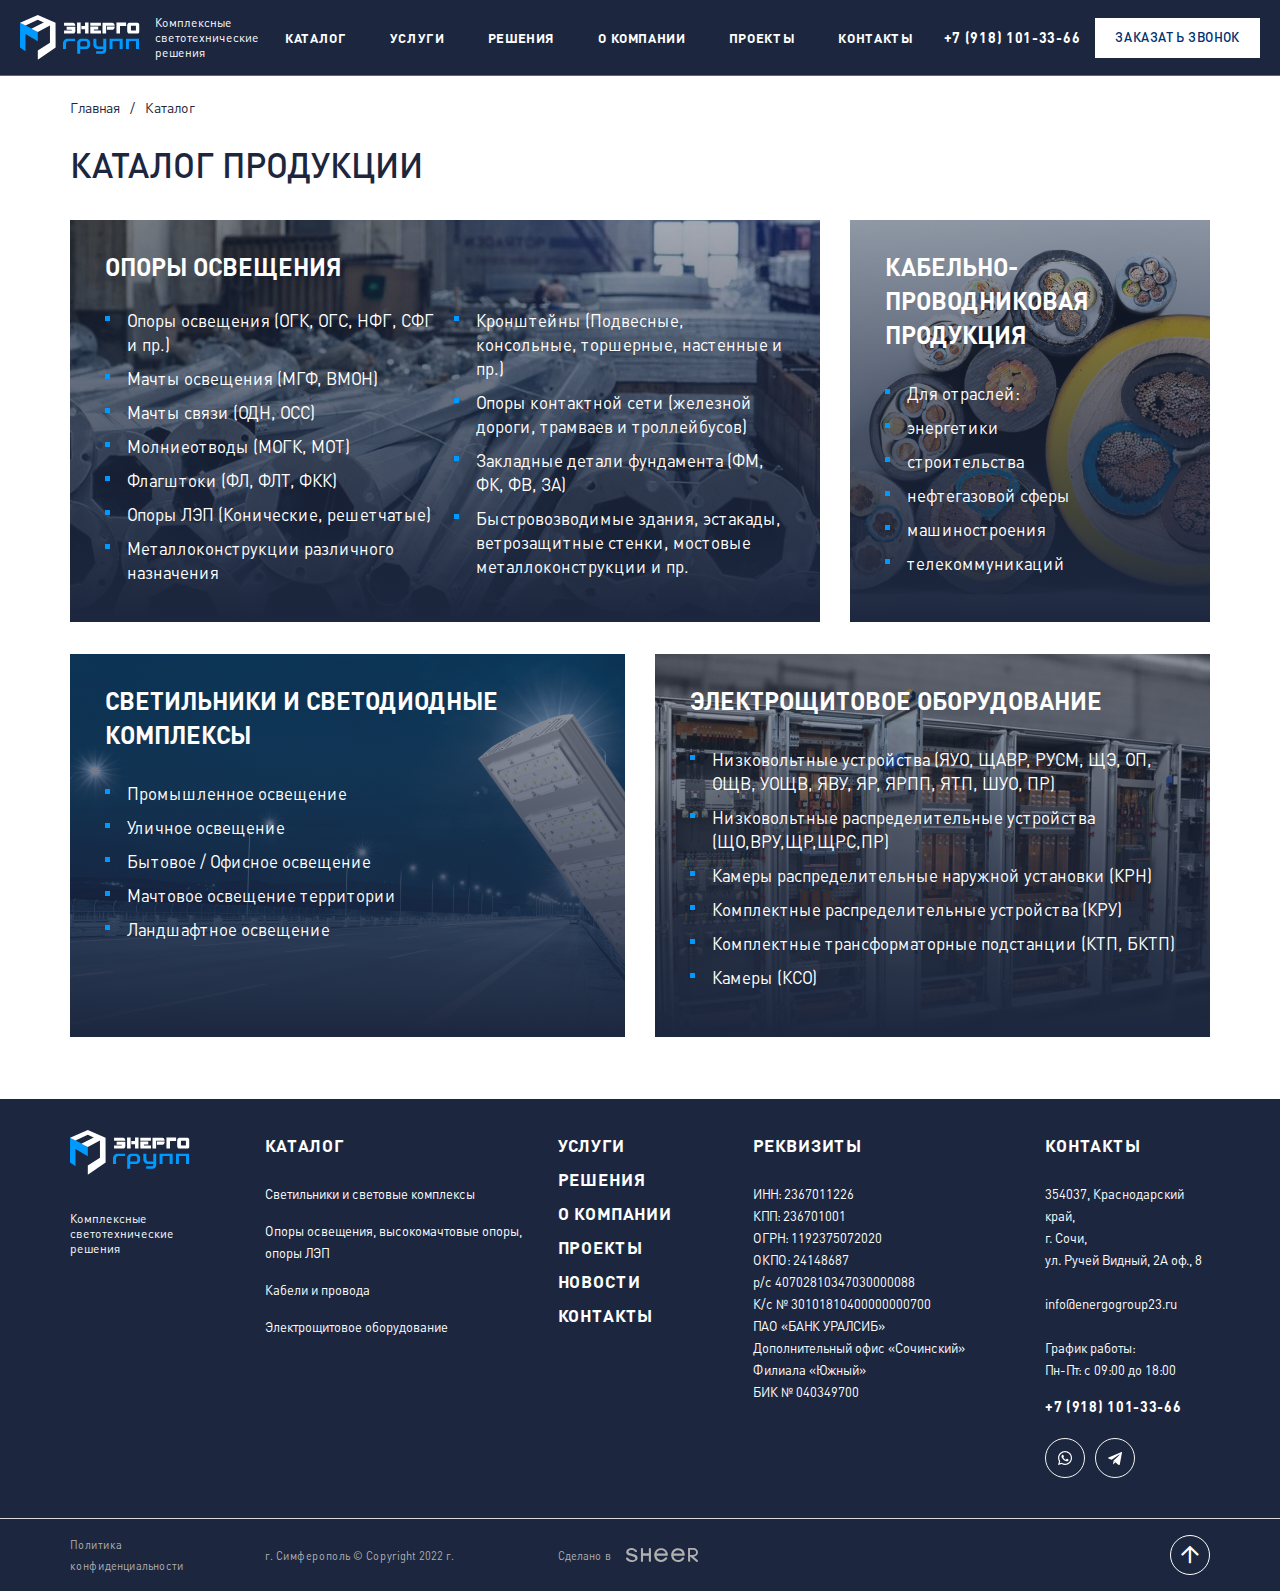
<file: categories.html>
<!DOCTYPE html>
<!--[if lt IE 7]><html lang="ru" class="lt-ie9 lt-ie8 lt-ie7"><![endif]-->
<!--[if IE 7]><html lang="ru" class="lt-ie9 lt-ie8"><![endif]-->
<!--[if IE 8]><html lang="ru" class="lt-ie9"><![endif]-->
<!--[if gt IE 8]><!-->
<html lang="ru">
<!--<![endif]-->
<head>
	<meta charset="utf-8" />
	<title>Заголовок</title>
	<meta http-equiv="X-UA-Compatible" content="IE=edge" />
	<meta name="viewport" content="width=device-width, initial-scale=1.0" />
	<meta name="format-detection" content="telephone=no" />
	<link rel="shortcut icon" href="favicon.png" />
	<link rel="stylesheet" href="libs/bootstrap/bootstrap-grid.css" />
	<link rel="stylesheet" href="libs/fontawesome-free-5.12.0-web/css/all.min.css" />
	<link rel="stylesheet" href="libs/fancybox/jquery.fancybox.css" />
	<link rel="stylesheet" href="libs/slick-1.5.9/slick/slick.css" />
	<link rel="stylesheet" href="libs/slick-1.5.9/slick/slick-theme.css" />
	<link rel="stylesheet" href="css/fonts.css" />
	<link rel="stylesheet" href="css/main.css?ver=1.8" />
	<link rel="stylesheet" href="css/media.css?ver=1.8" />
</head>
<body>

	<div class="wrapper wrapper_page">

		<header class="header header_page default">
			<div class="container-fluid">
				<div class="header__wrap">
					<div class="logo-wrap">
						<a href="#" class="logo">
							<img src="img/logo.svg" alt="alt">
						</a>
						<div class="logo-descr">Комплексные светотехнические решения</div>
					</div>
					<ul class="menu">
						<li><a href="#">КАТАЛОГ</a></li>
						<li><a href="#">УСЛУГИ</a></li>
						<li><a href="#">РЕШЕНИЯ</a></li>
						<li><a href="#">О КОМПАНИИ</a></li>
						<li><a href="#">проекты</a></li>
						<li><a href="#">контакты</a></li>
					</ul>
					<ul class="list-icons">
						<li><a href="#"><img src="img/search.svg" alt="alt"></a></li>
						<li><a href="#"><img src="img/envelope.svg" alt="alt"></a></li>
						<li><a href="#"><img src="img/whatsapp.svg" alt="alt"></a></li>
						<li><a href="#"><img src="img/telegram.svg" alt="alt"></a></li>
					</ul>
					<a href="tel:+79181013366" class="phone-main">+7 (918) 101-33-66</a>
					<a href="#callback" class="btn-page fancybox">заказать звонок</a>
					<span class='sandwich'>
						<span class='sw-topper'></span>
						<span class='sw-bottom'></span>
						<span class='sw-footer'></span>
					</span>
				</div>
			</div>
			<div class="menu-mobile">
				<ul class="menu">
					<li><a href="#">КАТАЛОГ</a></li>
					<li><a href="#">УСЛУГИ</a></li>
					<li><a href="#">РЕШЕНИЯ</a></li>
					<li><a href="#">О КОМПАНИИ</a></li>
					<li><a href="#">проекты</a></li>
					<li><a href="#">контакты</a></li>
				</ul>
				<ul class="list-icons">
					<li><a href="#"><img src="img/search.svg" alt="alt"></a></li>
					<li><a href="#"><img src="img/envelope.svg" alt="alt"></a></li>
					<li><a href="#"><img src="img/whatsapp.svg" alt="alt"></a></li>
					<li><a href="#"><img src="img/telegram.svg" alt="alt"></a></li>
				</ul>
				<a href="tel:+79181013366" class="phone-main">+7 (918) 101-33-66</a>
				<br>
				<a href="#callback" class="btn-page fancybox">заказать звонок</a>
			</div>
		</header>

		<section class="categories-page">
			<div class="container">
				<ul class="breadcrumbs">
					<li><a href="#">Главная</a></li>
					<li>Каталог</li>
				</ul>
				<h1 class="title-section">Каталог продукции</h1>
				<div class="row">
					<div class="col-lg-8 col-md-6">
						<div class="item-category item-category_page">
							<div class="item-category__image">
								<img src="img/category_page1.jpg" alt="alt">
							</div>
							<a href="#" class="item-category__title">Опоры освещения</a>
							<div class="item-category__content">
								<ul>
									<li><a href="#">Опоры освещения (ОГК, ОГС, НФГ, СФГ и пр.)</a></li>
									<li><a href="#">Мачты освещения (МГФ, ВМОН)</a></li>
									<li><a href="#">Мачты связи (ОДН, ОСС)</a></li>
									<li><a href="#">Молниеотводы (МОГК, МОТ)</a></li>
									<li><a href="#">Флагштоки (ФЛ, ФЛТ, ФКК)</a></li>
									<li><a href="#">Опоры ЛЭП (Конические, решетчатые)</a></li>
									<li><a href="#">Металлоконструкции различного назначения</a></li>
									<li><a href="#">Кронштейны (Подвесные, консольные, торшерные, настенные и пр.)</a></li>
									<li><a href="#">Опоры контактной сети (железной дороги, трамваев и троллейбусов)</a></li>
									<li><a href="#">Закладные детали фундамента (ФМ, ФК, ФВ, ЗА)</a></li>
									<li><a href="#">Быстровозводимые здания, эстакады, ветрозащитные стенки, мостовые металлоконструкции и пр. </a></li>
								</ul>
							</div>
						</div>
					</div>
					<div class="col-lg-4 col-md-6">
						<div class="item-category item-category_page">
							<div class="item-category__image">
								<img src="img/category_page2.jpg" alt="alt">
							</div>
							<a href="#" class="item-category__title">Кабельно-проводниковая продукция</a>
							<div class="item-category__content">
								<ul>
									<li>Для отраслей:</li>
									<li><a href="#">энергетики</a></li>
									<li><a href="#">строительства</a></li>
									<li><a href="#">нефтегазовой сферы</a></li>
									<li><a href="#">машиностроения</a></li>
									<li><a href="#">телекоммуникаций</a></li>
								</ul>
							</div>
						</div>
					</div>
					<div class="col-lg-6 col-md-6">
						<div class="item-category item-category_page">
							<div class="item-category__image">
								<img src="img/category_page3.jpg" alt="alt">
							</div>
							<a href="#" class="item-category__title">Светильники и светодиодные комплексы</a>
							<div class="item-category__content">
								<ul>
									<li><a href="#">Промышленное освещение</a></li>
									<li><a href="#">Уличное освещение</a></li>
									<li><a href="#">Бытовое / Офисное освещение</a></li>
									<li><a href="#">Мачтовое освещение территории</a></li>
									<li><a href="#">Ландшафтное освещение</a></li>
								</ul>
							</div>
						</div>
					</div>
					<div class="col-lg-6 col-md-6">
						<div class="item-category item-category_page">
							<div class="item-category__image">
								<img src="img/category_page4.jpg" alt="alt">
							</div>
							<a href="#" class="item-category__title">Электрощитовое оборудование</a>
							<div class="item-category__content">
								<ul>
									<li><a href="#">Низковольтные устройства (ЯУО, ЩАВР, РУСМ, ЩЭ, ОП, ОЩВ, УОЩВ, ЯВУ, ЯР, ЯРПП, ЯТП, ШУО, ПР)</a></li>
									<li><a href="#">Низковольтные распределительные устройства (ЩО,ВРУ,ЩР,ЩРС,ПР)</a></li>
									<li><a href="#">Камеры распределительные наружной установки (КРН)</a></li>
									<li><a href="#">Комплектные распределительные устройства (КРУ)</a></li>
									<li><a href="#">Комплектные трансформаторные подстанции (КТП, БКТП)</a></li>
									<li><a href="#">Камеры (КСО)</a></li>
								</ul>
							</div>
						</div>
					</div>
				</div>
			</div>
		</section>

		<footer class="footer">
			<div class="container">
				<div class="row">
					<div class="col-lg-2">
						<div class="footer-logo">
							<a href="#" class="logo">
								<img src="img/logo.svg" alt="alt">
							</a>
							<div class="logo-descr">Комплексные светотехнические решения</div>
						</div>
					</div>
					<div class="col-lg-3">
						<div class="footer__title">КАТАЛОГ <i class="far fa-chevron-down"></i></div>
						<div class="footer__content">
							<ul class="footer__nav">
								<li><a href="#">Светильники и световые комплексы</a></li>
								<li><a href="#">Опоры освещения, высокомачтовые опоры, опоры ЛЭП</a></li>
								<li><a href="#">Кабели и провода</a></li>
								<li><a href="#">Электрощитовое оборудование</a></li>
							</ul>
						</div>
					</div>
					<div class="col-lg-2">
						<ul class="footer__nav footer__nav_big">
							<li><a href="#">УСЛУГИ</a></li>
							<li><a href="#">РЕШЕНИЯ</a></li>
							<li><a href="#">О КОМПАНИИ</a></li>
							<li><a href="#">проекты</a></li>
							<li><a href="#">Новости</a></li>
							<li><a href="#">контакты</a></li>
						</ul>
					</div>
					<div class="col-lg-3">
						<div class="footer__title">Реквизиты <i class="far fa-chevron-down"></i></div>
						<div class="footer__content">
							<p>ИНН: 2367011226</p>
							<p>КПП: 236701001</p>
							<p>ОГРН: 1192375072020</p>
							<p>ОКПО: 24148687</p>
							<p>р/с 40702810347030000088</p>
							<p>К/с № 30101810400000000700</p>
							<p>ПАО «БАНК УРАЛСИБ»</p>
							<p>Дополнительный офис «Сочинский» Филиала «Южный» </p>
							<p>БИК № 040349700</p>
						</div>
					</div>
					<div class="col-lg-2">
						<div class="footer__title">контакты <i class="far fa-chevron-down"></i></div>
						<div class="footer__content">
							<p>354037, Краснодарский край, <br>г. Сочи,  <br>ул. Ручей Видный, 2А оф., 8</p>
							<br>
							<p><a href="mailto:info@energogroup23.ru">info@energogroup23.ru</a></p>
							<br>
							<p>График работы: <br>Пн-Пт: с 09:00 до 18:00</p>
							<a href="tel:+79181013366" class="phone-main">+7 (918) 101-33-66</a>
							<ul class="list-icons">
								<li><a href="#"><img src="img/whatsapp.svg" alt="alt"></a></li>
								<li><a href="#"><img src="img/telegram.svg" alt="alt"></a></li>
							</ul>
						</div>
					</div>
				</div>
			</div>
			<div class="footer-bottom">
				<div class="container">
					<div class="row align-items-center">
						<div class="col-lg-2">
							<a href="#">Политика конфиденциальности </a>
						</div>
						<div class="col-lg-3">
							<p>г. Симферополь © Copyright  2022 г.</p>
						</div>
						<div class="col-lg-3">
							<div class="create">Сделано в <a href="#"><img src="img/copy.svg" alt="alt"></a></div>
						</div>
						<div class="col-lg-4">
							<a href="#" class="btn_top"><i class="far fa-arrow-up"></i></a>
						</div>
					</div>
				</div>
			</div>
		</footer>
		
	</div>

	<div id="callback" class="modal-block">
		<div class="modal-wrap">
			<div class="title-modal">Оставьте ваши контактные данные и файл проекта или схемы</div>
			<div class="descr-modal">И мы перезвоним Вам в ближайшее время</div>
			<form>
				<div class="row">
					<div class="col-lg-6">
						<div class="item-form">
							<input type="text" placeholder="Название компании" required="required">
						</div>
					</div>
					<div class="col-lg-6">
						<div class="item-form">
							<input type="text" placeholder="Ваше имя" required="required">
						</div>
					</div>
					<div class="col-lg-6">
						<div class="item-form">
							<input type="email" placeholder="E-mail" required="required">
						</div>
					</div>
					<div class="col-lg-6">
						<div class="item-form">
							<input type="text" placeholder="+7 (___)  ___-__-__" class="input-phone" required="required">
						</div>
					</div>
					<div class="col-lg-12">
						<div class="item-form">
							<input type="text" placeholder="Комментарий" required="required">
						</div>
					</div>
					<div class="col-lg-12">
						<div class="file-upload">
							<label><input type="file" name="file"><span>Прикрепить файл</span> <i class="far fa-paperclip"></i></label>
							<div id="fl_nm" class="name-upload"></div>
						</div>
					</div>
				</div>
				<div class="modal-wrap__bottom">
					<button class="btn-main">отправить</button>
					<div class="checkbox-wrap">
						<div class="checkbox">
							<label>
								<input type="checkbox" required="required" checked="checked" />
								<span>Согласие на обработку персональных данных</span>
							</label>
						</div>
					</div>
				</div>
			</form>
		</div>
	</div>

	<!--[if lt IE 9]>
	<script src="libs/html5shiv/es5-shim.min.js"></script>
	<script src="libs/html5shiv/html5shiv.min.js"></script>
	<script src="libs/html5shiv/html5shiv-printshiv.min.js"></script>
	<script src="libs/respond/respond.min.js"></script>
<![endif]-->
<script src="libs/jquery/jquery-3.6.0.min.js"></script>
<script src="libs/jquery-mousewheel/jquery.mousewheel.min.js"></script>
<script src="libs/fancybox/jquery.fancybox.pack.js"></script>
<script src="libs/slick-1.5.9/slick/slick.min.js"></script>
<script src="libs/scroll2id/PageScroll2id.min.js"></script>
<script src="libs/mask/jquery.maskedinput.js"></script>
<script src="libs/jQueryFormStyler-master/jquery.formstyler.min.js"></script>
<script src="js/common.js?ver=1.8"></script>
<!-- Yandex.Metrika counter --><!-- /Yandex.Metrika counter -->
<!-- Google Analytics counter --><!-- /Google Analytics counter -->
</body>
</html>
</file>
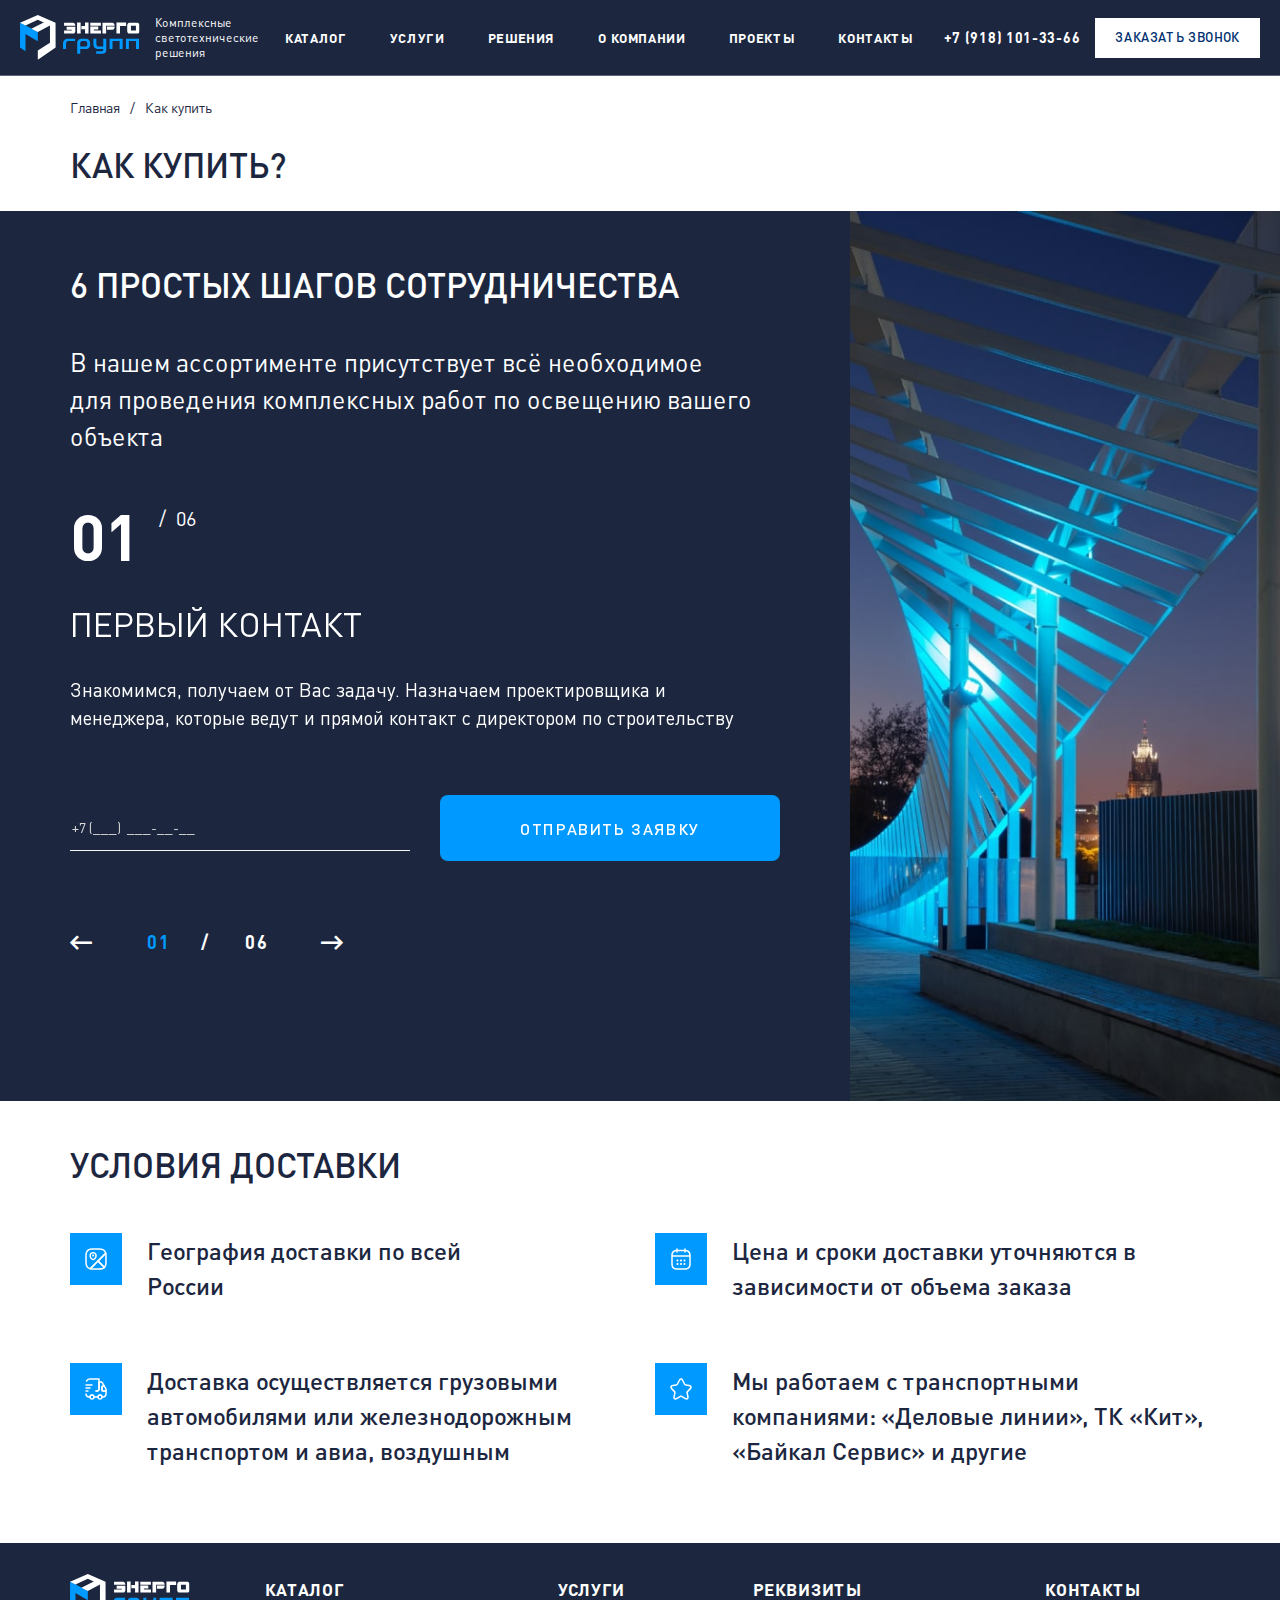
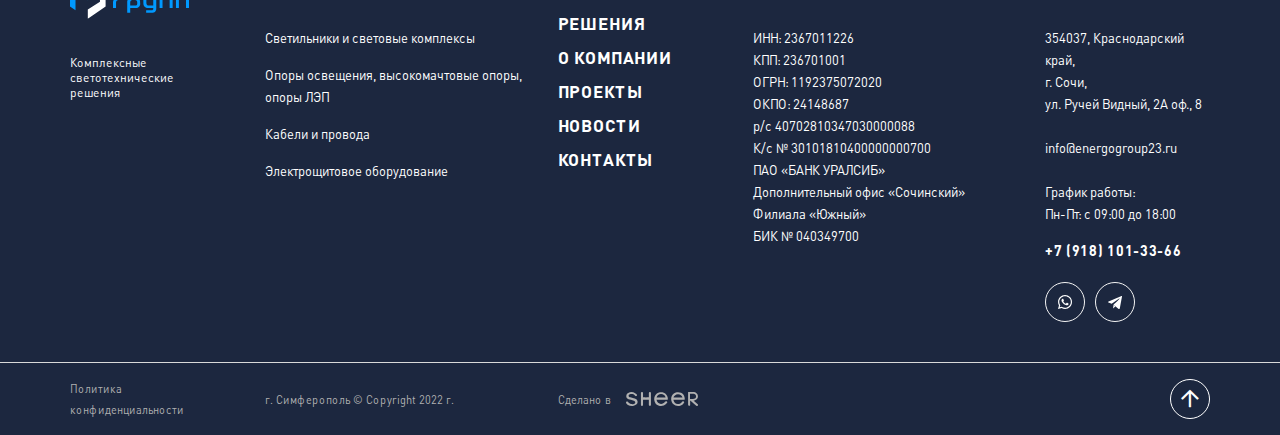
<file: how-to-buy.html>
<!DOCTYPE html>
<!--[if lt IE 7]><html lang="ru" class="lt-ie9 lt-ie8 lt-ie7"><![endif]-->
<!--[if IE 7]><html lang="ru" class="lt-ie9 lt-ie8"><![endif]-->
<!--[if IE 8]><html lang="ru" class="lt-ie9"><![endif]-->
<!--[if gt IE 8]><!-->
<html lang="ru">
<!--<![endif]-->
<head>
	<meta charset="utf-8" />
	<title>Заголовок</title>
	<meta http-equiv="X-UA-Compatible" content="IE=edge" />
	<meta name="viewport" content="width=device-width, initial-scale=1.0" />
	<meta name="format-detection" content="telephone=no" />
	<link rel="shortcut icon" href="favicon.png" />
	<link rel="stylesheet" href="libs/bootstrap/bootstrap-grid.css" />
	<link rel="stylesheet" href="libs/fontawesome-free-5.12.0-web/css/all.min.css" />
	<link rel="stylesheet" href="libs/fancybox/jquery.fancybox.css" />
	<link rel="stylesheet" href="libs/slick-1.5.9/slick/slick.css" />
	<link rel="stylesheet" href="libs/slick-1.5.9/slick/slick-theme.css" />
	<link rel="stylesheet" href="css/fonts.css" /> 
	<link rel="stylesheet" href="css/main.css?ver=1.8" />
	<link rel="stylesheet" href="css/media.css?ver=1.8" />
</head>
<body>

	<div class="wrapper wrapper_page"> 

		<header class="header header_page default">
			<div class="container-fluid">
				<div class="header__wrap">
					<div class="logo-wrap">
						<a href="#" class="logo">
							<img src="img/logo.svg" alt="alt">
						</a>
						<div class="logo-descr">Комплексные светотехнические решения</div>
					</div>
					<ul class="menu">
						<li><a href="#">КАТАЛОГ</a></li>
						<li><a href="#">УСЛУГИ</a></li>
						<li><a href="#">РЕШЕНИЯ</a></li>
						<li><a href="#">О КОМПАНИИ</a></li>
						<li><a href="#">проекты</a></li>
						<li><a href="#">контакты</a></li>
					</ul>
					<ul class="list-icons">
						<li><a href="#"><img src="img/search.svg" alt="alt"></a></li>
						<li><a href="#"><img src="img/envelope.svg" alt="alt"></a></li>
						<li><a href="#"><img src="img/whatsapp.svg" alt="alt"></a></li>
						<li><a href="#"><img src="img/telegram.svg" alt="alt"></a></li>
					</ul>
					<a href="tel:+79181013366" class="phone-main">+7 (918) 101-33-66</a>
					<a href="#callback" class="btn-page fancybox">заказать звонок</a>
					<span class='sandwich'>
						<span class='sw-topper'></span>
						<span class='sw-bottom'></span>
						<span class='sw-footer'></span>
					</span>
				</div>
			</div>
			<div class="menu-mobile">
				<ul class="menu">
					<li><a href="#">КАТАЛОГ</a></li>
					<li><a href="#">УСЛУГИ</a></li>
					<li><a href="#">РЕШЕНИЯ</a></li>
					<li><a href="#">О КОМПАНИИ</a></li>
					<li><a href="#">проекты</a></li>
					<li><a href="#">контакты</a></li>
				</ul>
				<ul class="list-icons">
					<li><a href="#"><img src="img/search.svg" alt="alt"></a></li>
					<li><a href="#"><img src="img/envelope.svg" alt="alt"></a></li>
					<li><a href="#"><img src="img/whatsapp.svg" alt="alt"></a></li>
					<li><a href="#"><img src="img/telegram.svg" alt="alt"></a></li>
				</ul>
				<a href="tel:+79181013366" class="phone-main">+7 (918) 101-33-66</a>
				<br>
				<a href="#callback" class="btn-page fancybox">заказать звонок</a>
			</div>
		</header>

		<section class="how-to-buy">
			<div class="container">
				<ul class="breadcrumbs">
					<li><a href="#">Главная</a></li>
					<li>Как купить</li>
				</ul>
				<h1 class="title-section">как купить?</h1>
			</div>
		</section>

		<section class="cooperation">
			<div class="container">
				<div class="row">
					<div class="col-lg-8">
						<h2 class="title-section">6 простых шагов сотрудничества</h2>
						<div class="descr-section">В нашем ассортименте присутствует всё необходимое <br>для проведения комплексных работ по освещению вашего объекта</div>
						<div class="counter-cooperation"></div>
						<ul class="slider-cooperation">
							<li>
								<div class="title-section">первый контакт</div>
								<div class="text-big">
									<p>Знакомимся, получаем от Вас задачу. Назначаем проектировщика и менеджера, которые ведут и прямой контакт с директором по строительству</p>
								</div>
								<form>
									<div class="line-form">
										<div class="item-form">
											<input type="text" placeholder="+7 (___)  ___-__-__" class="input-phone" required="required">
										</div>
										<button class="btn-main">отправить заявку</button>
									</div>
								</form>
							</li>
							<li>
								<div class="title-section">первый контакт</div>
								<div class="text-big">
									<p>Знакомимся, получаем от Вас задачу. Назначаем проектировщика и менеджера, которые ведут и прямой контакт с директором по строительству</p>
								</div>
								<form>
									<div class="line-form">
										<div class="item-form">
											<input type="text" placeholder="+7 (___)  ___-__-__" class="input-phone" required="required">
										</div>
										<button class="btn-main">отправить заявку</button>
									</div>
								</form>
							</li>
							<li>
								<div class="title-section">первый контакт</div>
								<div class="text-big">
									<p>Знакомимся, получаем от Вас задачу. Назначаем проектировщика и менеджера, которые ведут и прямой контакт с директором по строительству</p>
								</div>
								<form>
									<div class="line-form">
										<div class="item-form">
											<input type="text" placeholder="+7 (___)  ___-__-__" class="input-phone" required="required">
										</div>
										<button class="btn-main">отправить заявку</button>
									</div>
								</form>
							</li>
							<li>
								<div class="title-section">первый контакт</div>
								<div class="text-big">
									<p>Знакомимся, получаем от Вас задачу. Назначаем проектировщика и менеджера, которые ведут и прямой контакт с директором по строительству</p>
								</div>
								<form>
									<div class="line-form">
										<div class="item-form">
											<input type="text" placeholder="+7 (___)  ___-__-__" class="input-phone" required="required">
										</div>
										<button class="btn-main">отправить заявку</button>
									</div>
								</form>
							</li>
							<li>
								<div class="title-section">первый контакт</div>
								<div class="text-big">
									<p>Знакомимся, получаем от Вас задачу. Назначаем проектировщика и менеджера, которые ведут и прямой контакт с директором по строительству</p>
								</div>
								<form>
									<div class="line-form">
										<div class="item-form">
											<input type="text" placeholder="+7 (___)  ___-__-__" class="input-phone" required="required">
										</div>
										<button class="btn-main">отправить заявку</button>
									</div>
								</form>
							</li>
							<li>
								<div class="title-section">первый контакт</div>
								<div class="text-big">
									<p>Знакомимся, получаем от Вас задачу. Назначаем проектировщика и менеджера, которые ведут и прямой контакт с директором по строительству</p>
								</div>
								<form>
									<div class="line-form">
										<div class="item-form">
											<input type="text" placeholder="+7 (___)  ___-__-__" class="input-phone" required="required">
										</div>
										<button class="btn-main">отправить заявку</button>
									</div>
								</form>
							</li>
						</ul>
						<div class="slider-controls" id="controls-cooperation">
							<div class="slider-count"></div>
						</div>
					</div>
					<div class="col-lg-4">
						<div class="image-cooperation">
							<img src="img/cooperation.jpg" alt="alt">
						</div>
					</div>
				</div>
			</div>
		</section>

		<section class="conditions">
			<div class="container">
				<h2 class="title-section">Условия доставки</h2>
				<div class="row">
					<div class="col-lg-6">
						<div class="item-condition">
							<div class="item-condition__icon">
								<img src="img/ic_cond1.svg" alt="alt">
							</div>
							<p>География доставки по всей <br>России</p>
						</div>
					</div>
					<div class="col-lg-6">
						<div class="item-condition">
							<div class="item-condition__icon">
								<img src="img/ic_cond2.svg" alt="alt">
							</div>
							<p>Цена и сроки доставки уточняются в зависимости от объема заказа</p>
						</div>
					</div>
					<div class="col-lg-6">
						<div class="item-condition">
							<div class="item-condition__icon">
								<img src="img/ic_cond3.svg" alt="alt">
							</div>
							<p>Доставка осуществляется грузовыми автомобилями или железнодорожным транспортом и авиа, воздушным </p>
						</div>
					</div>
					<div class="col-lg-6">
						<div class="item-condition">
							<div class="item-condition__icon">
								<img src="img/ic_cond4.svg" alt="alt">
							</div>
							<p>Мы работаем с транспортными компаниями: «Деловые линии», ТК «Кит», «Байкал Сервис» и другие</p>
						</div>
					</div>
				</div>
			</div>
		</section>

		<footer class="footer">
			<div class="container">
				<div class="row">
					<div class="col-lg-2">
						<div class="footer-logo">
							<a href="#" class="logo">
								<img src="img/logo.svg" alt="alt">
							</a>
							<div class="logo-descr">Комплексные светотехнические решения</div>
						</div>
					</div>
					<div class="col-lg-3">
						<div class="footer__title">КАТАЛОГ <i class="far fa-chevron-down"></i></div>
						<div class="footer__content">
							<ul class="footer__nav">
								<li><a href="#">Светильники и световые комплексы</a></li>
								<li><a href="#">Опоры освещения, высокомачтовые опоры, опоры ЛЭП</a></li>
								<li><a href="#">Кабели и провода</a></li>
								<li><a href="#">Электрощитовое оборудование</a></li>
							</ul>
						</div>
					</div>
					<div class="col-lg-2">
						<ul class="footer__nav footer__nav_big">
							<li><a href="#">УСЛУГИ</a></li>
							<li><a href="#">РЕШЕНИЯ</a></li>
							<li><a href="#">О КОМПАНИИ</a></li>
							<li><a href="#">проекты</a></li>
							<li><a href="#">Новости</a></li>
							<li><a href="#">контакты</a></li>
						</ul>
					</div>
					<div class="col-lg-3">
						<div class="footer__title">Реквизиты <i class="far fa-chevron-down"></i></div>
						<div class="footer__content">
							<p>ИНН: 2367011226</p>
							<p>КПП: 236701001</p>
							<p>ОГРН: 1192375072020</p>
							<p>ОКПО: 24148687</p>
							<p>р/с 40702810347030000088</p>
							<p>К/с № 30101810400000000700</p>
							<p>ПАО «БАНК УРАЛСИБ»</p>
							<p>Дополнительный офис «Сочинский» Филиала «Южный» </p>
							<p>БИК № 040349700</p>
						</div>
					</div>
					<div class="col-lg-2">
						<div class="footer__title">контакты <i class="far fa-chevron-down"></i></div>
						<div class="footer__content">
							<p>354037, Краснодарский край, <br>г. Сочи,  <br>ул. Ручей Видный, 2А оф., 8</p>
							<br>
							<p><a href="mailto:info@energogroup23.ru">info@energogroup23.ru</a></p>
							<br>
							<p>График работы: <br>Пн-Пт: с 09:00 до 18:00</p>
							<a href="tel:+79181013366" class="phone-main">+7 (918) 101-33-66</a>
							<ul class="list-icons">
								<li><a href="#"><img src="img/whatsapp.svg" alt="alt"></a></li>
								<li><a href="#"><img src="img/telegram.svg" alt="alt"></a></li>
							</ul>
						</div>
					</div>
				</div>
			</div>
			<div class="footer-bottom">
				<div class="container">
					<div class="row align-items-center">
						<div class="col-lg-2">
							<a href="#">Политика конфиденциальности </a>
						</div>
						<div class="col-lg-3">
							<p>г. Симферополь © Copyright  2022 г.</p>
						</div>
						<div class="col-lg-3">
							<div class="create">Сделано в <a href="#"><img src="img/copy.svg" alt="alt"></a></div>
						</div>
						<div class="col-lg-4">
							<a href="#" class="btn_top"><i class="far fa-arrow-up"></i></a>
						</div>
					</div>
				</div>
			</div>
		</footer>
		
	</div>

	<div id="callback" class="modal-block">
		<div class="modal-wrap">
			<div class="title-modal">Оставьте ваши контактные данные и файл проекта или схемы</div>
			<div class="descr-modal">И мы перезвоним Вам в ближайшее время</div>
			<form>
				<div class="row">
					<div class="col-lg-6">
						<div class="item-form">
							<input type="text" placeholder="Название компании" required="required">
						</div>
					</div>
					<div class="col-lg-6">
						<div class="item-form">
							<input type="text" placeholder="Ваше имя" required="required">
						</div>
					</div>
					<div class="col-lg-6">
						<div class="item-form">
							<input type="email" placeholder="E-mail" required="required">
						</div>
					</div>
					<div class="col-lg-6">
						<div class="item-form">
							<input type="text" placeholder="+7 (___)  ___-__-__" class="input-phone" required="required">
						</div>
					</div>
					<div class="col-lg-12">
						<div class="item-form">
							<input type="text" placeholder="Комментарий" required="required">
						</div>
					</div>
					<div class="col-lg-12">
						<div class="file-upload">
							<label><input type="file" name="file"><span>Прикрепить файл</span> <i class="far fa-paperclip"></i></label>
							<div id="fl_nm" class="name-upload"></div>
						</div>
					</div>
				</div>
				<div class="modal-wrap__bottom">
					<button class="btn-main">отправить</button>
					<div class="checkbox-wrap">
						<div class="checkbox">
							<label>
								<input type="checkbox" required="required" checked="checked" />
								<span>Согласие на обработку персональных данных</span>
							</label>
						</div>
					</div>
				</div>
			</form>
		</div>
	</div>

	<!--[if lt IE 9]>
	<script src="libs/html5shiv/es5-shim.min.js"></script>
	<script src="libs/html5shiv/html5shiv.min.js"></script>
	<script src="libs/html5shiv/html5shiv-printshiv.min.js"></script>
	<script src="libs/respond/respond.min.js"></script>
<![endif]-->
<script src="libs/jquery/jquery-3.6.0.min.js"></script>
<script src="libs/jquery-mousewheel/jquery.mousewheel.min.js"></script>
<script src="libs/fancybox/jquery.fancybox.pack.js"></script>
<script src="libs/slick-1.5.9/slick/slick.min.js"></script>
<script src="libs/scroll2id/PageScroll2id.min.js"></script>
<script src="libs/mask/jquery.maskedinput.js"></script>
<script src="libs/jQueryFormStyler-master/jquery.formstyler.min.js"></script>
<script src="js/common.js?ver=1.8"></script>
<!-- Yandex.Metrika counter --><!-- /Yandex.Metrika counter -->
<!-- Google Analytics counter --><!-- /Google Analytics counter -->
</body>
</html>
</file>
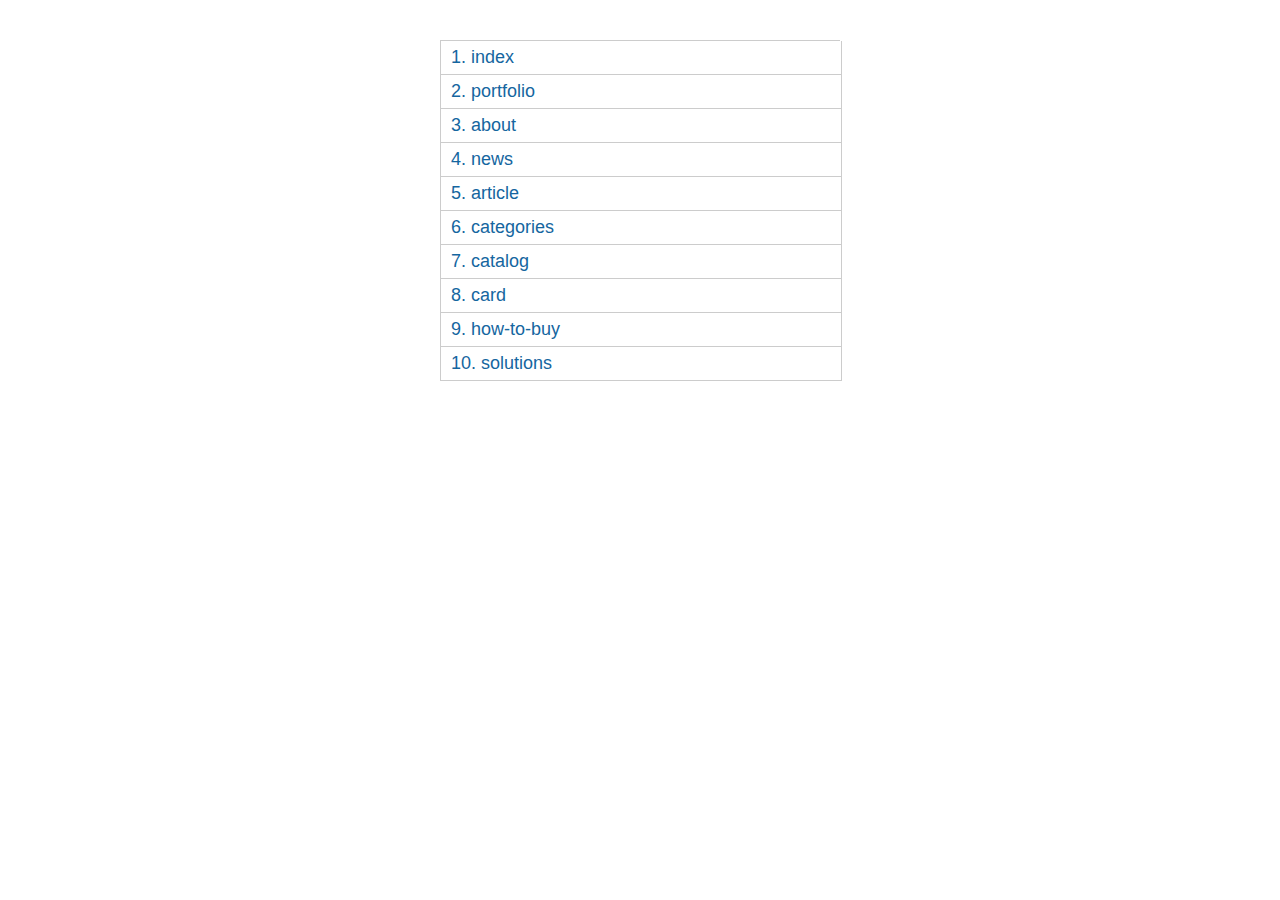
<file: map.html>
<!DOCTYPE html>
<!--[if lt IE 7]><html lang="ru" class="lt-ie9 lt-ie8 lt-ie7"><![endif]-->
<!--[if IE 7]><html lang="ru" class="lt-ie9 lt-ie8"><![endif]-->
<!--[if IE 8]><html lang="ru" class="lt-ie9"><![endif]-->
<!--[if gt IE 8]><!-->
<html lang="ru">
<!--<![endif]-->
<head>
	<meta charset="utf-8" />
	<title>Заголовок</title>
	<meta name="description" content="" />
	<meta http-equiv="X-UA-Compatible" content="IE=edge" />
	<meta name="viewport" content="width=device-width, initial-scale=1.0" />
</head> 
<body>

	<div class="wrapper">
		<div class="count_pages">
			<ul> 
				<li><a href="index.html" target="_blanck">index</a></li>
				<li><a href="portfolio.html" target="_blanck">portfolio</a></li>
				<li><a href="about.html" target="_blanck">about</a></li>
				<li><a href="news.html" target="_blanck">news</a></li>
				<li><a href="article.html" target="_blanck">article</a></li>
				<li><a href="categories.html" target="_blanck">categories</a></li>
				<li><a href="catalog.html" target="_blanck">catalog</a></li>
				<li><a href="card.html" target="_blanck">card</a></li>
				<li><a href="how-to-buy.html" target="_blanck">how-to-buy</a></li>
				<li><a href="solutions.html" target="_blanck">solutions</a></li>
			</ul>
		</div> 
	</div>

	<style>
		.count_pages a:before {
			counter-increment: list1;
			content: counter(list1) ". ";
		}
		.count_pages li {
			list-style: none;
			margin-bottom: 0px;
			border: 1px solid #ccc;
			border-top: none;
			width: 100%;
		}
		.count_pages {
			margin: 0;
			width: 400px;
			margin: auto;
			font-family: sans-serif;
			margin-top: 40px;
			max-width: 100%;
			border-top: 1px solid #ccc;
			counter-reset: list1;
			margin-bottom: 40px;
		}
		.count_pages ul {
			margin: 0;
			padding: 0;
		}
		.count_pages a {
			font-size: 18px;
			color: #15669F;
			text-decoration: none;
			display: block;
			padding: 6px 10px;
		}
	</style>
</body>
</html>
</file>
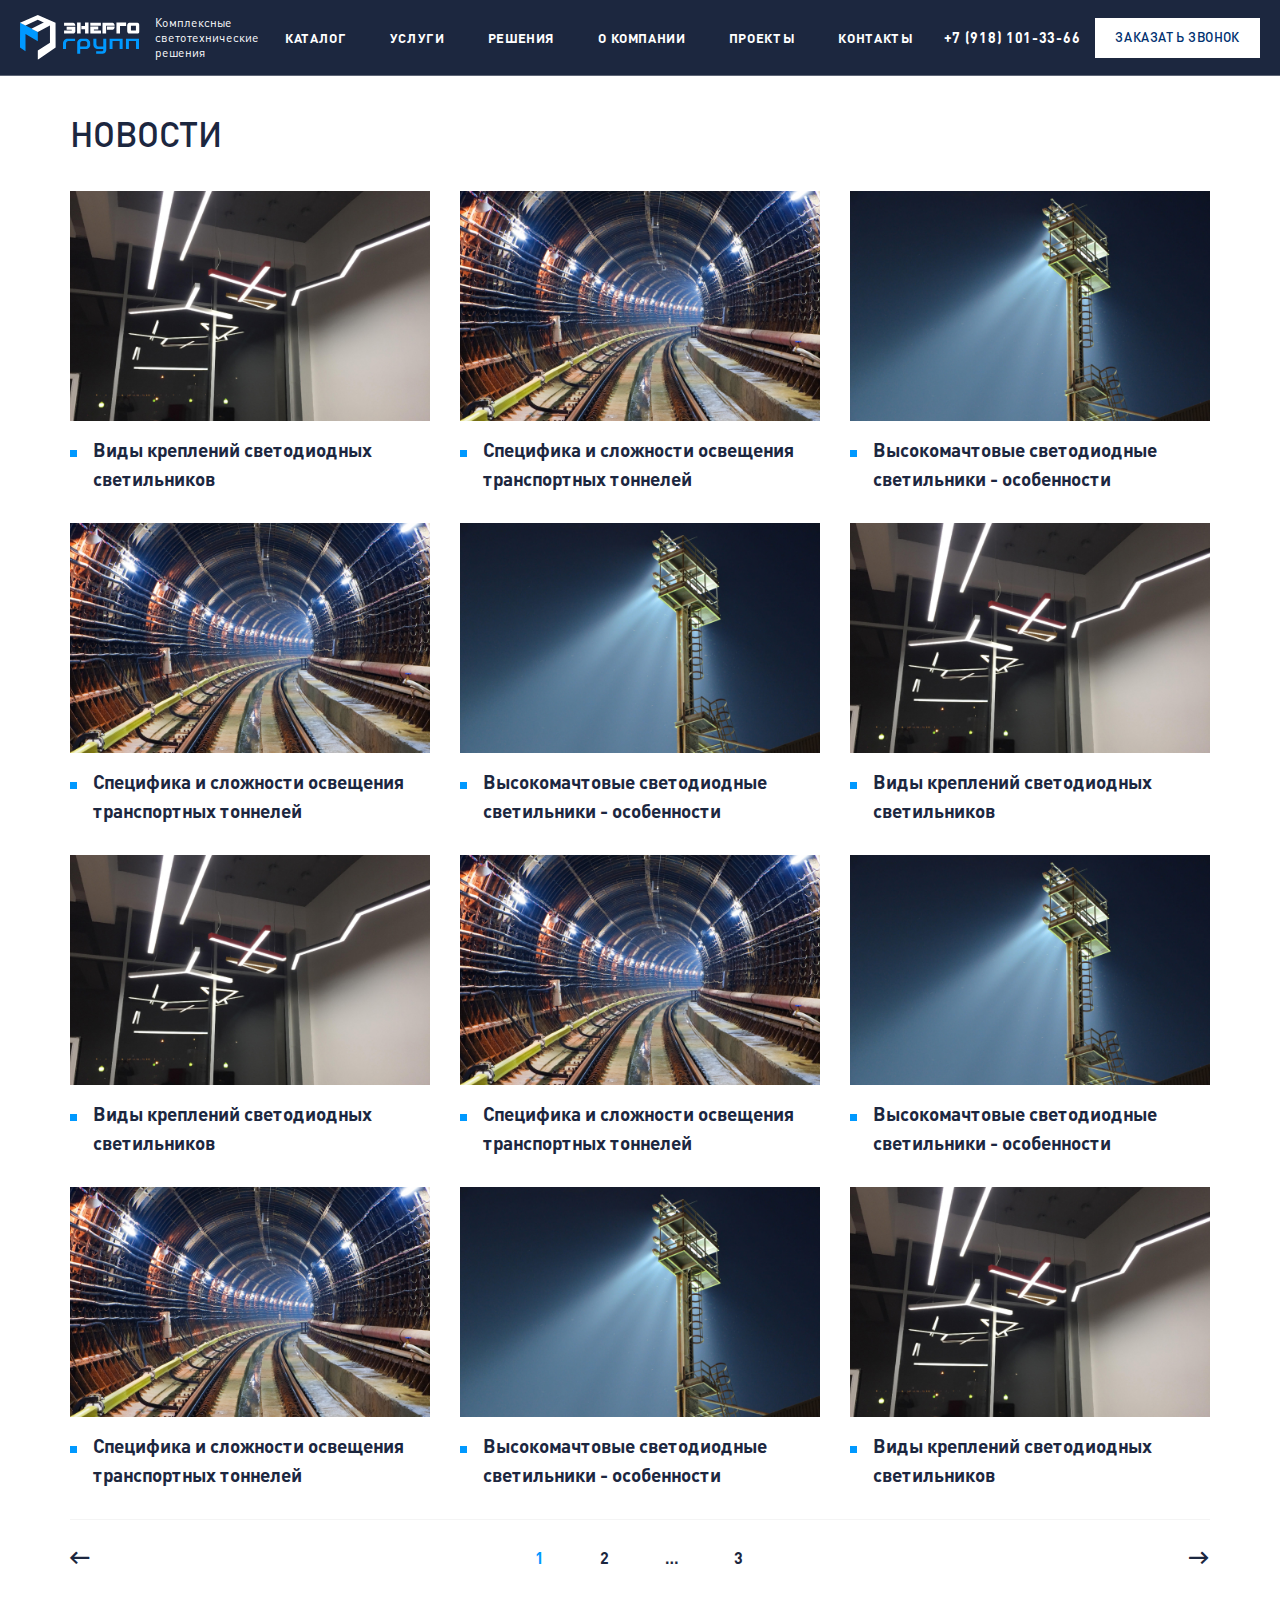
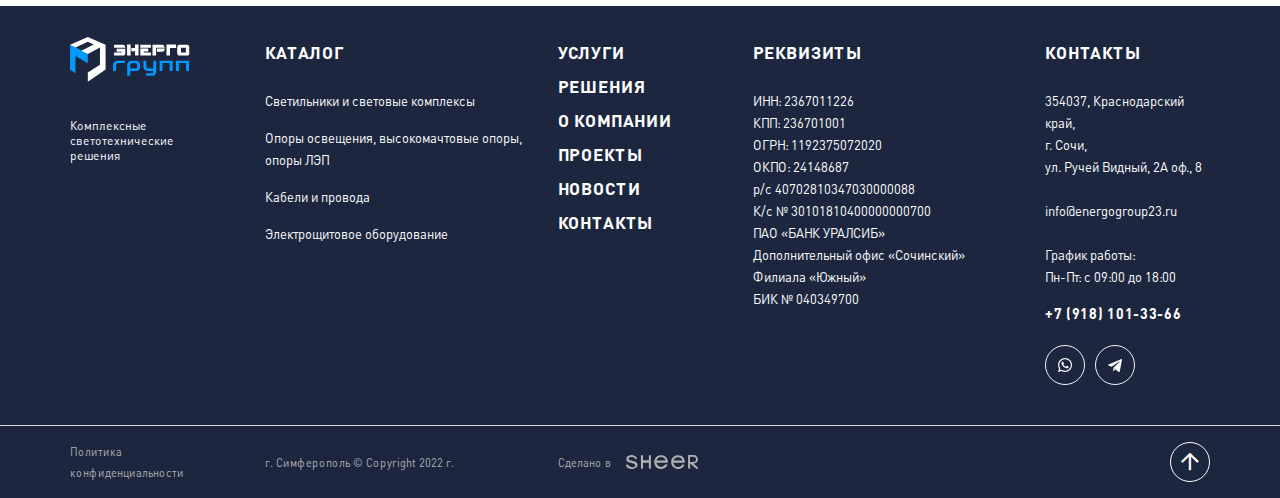
<file: news.html>
<!DOCTYPE html>
<!--[if lt IE 7]><html lang="ru" class="lt-ie9 lt-ie8 lt-ie7"><![endif]-->
<!--[if IE 7]><html lang="ru" class="lt-ie9 lt-ie8"><![endif]-->
<!--[if IE 8]><html lang="ru" class="lt-ie9"><![endif]-->
<!--[if gt IE 8]><!-->
<html lang="ru">
<!--<![endif]-->
<head>
	<meta charset="utf-8" />
	<title>Заголовок</title>
	<meta http-equiv="X-UA-Compatible" content="IE=edge" />
	<meta name="viewport" content="width=device-width, initial-scale=1.0" />
	<meta name="format-detection" content="telephone=no" />
	<link rel="shortcut icon" href="favicon.png" />
	<link rel="stylesheet" href="libs/bootstrap/bootstrap-grid.css" />
	<link rel="stylesheet" href="libs/fontawesome-free-5.12.0-web/css/all.min.css" />
	<link rel="stylesheet" href="libs/fancybox/jquery.fancybox.css" />
	<link rel="stylesheet" href="libs/slick-1.5.9/slick/slick.css" />
	<link rel="stylesheet" href="libs/slick-1.5.9/slick/slick-theme.css" />
	<link rel="stylesheet" href="css/fonts.css" />
	<link rel="stylesheet" href="css/main.css?ver=1.6" />
	<link rel="stylesheet" href="css/media.css?ver=1.6" />
</head>
<body>

	<div class="wrapper wrapper_page">

		<header class="header header_page default">
			<div class="container-fluid">
				<div class="header__wrap">
					<div class="logo-wrap">
						<a href="#" class="logo">
							<img src="img/logo.svg" alt="alt">
						</a>
						<div class="logo-descr">Комплексные светотехнические решения</div>
					</div>
					<ul class="menu">
						<li><a href="#">КАТАЛОГ</a></li>
						<li><a href="#">УСЛУГИ</a></li>
						<li><a href="#">РЕШЕНИЯ</a></li>
						<li><a href="#">О КОМПАНИИ</a></li>
						<li><a href="#">проекты</a></li>
						<li><a href="#">контакты</a></li>
					</ul>
					<ul class="list-icons">
						<li><a href="#"><img src="img/search.svg" alt="alt"></a></li>
						<li><a href="#"><img src="img/envelope.svg" alt="alt"></a></li>
						<li><a href="#"><img src="img/whatsapp.svg" alt="alt"></a></li>
						<li><a href="#"><img src="img/telegram.svg" alt="alt"></a></li>
					</ul>
					<a href="tel:+79181013366" class="phone-main">+7 (918) 101-33-66</a>
					<a href="#callback" class="btn-page fancybox">заказать звонок</a>
					<span class='sandwich'>
						<span class='sw-topper'></span>
						<span class='sw-bottom'></span>
						<span class='sw-footer'></span>
					</span>
				</div>
			</div>
			<div class="menu-mobile">
				<ul class="menu">
					<li><a href="#">КАТАЛОГ</a></li>
					<li><a href="#">УСЛУГИ</a></li>
					<li><a href="#">РЕШЕНИЯ</a></li>
					<li><a href="#">О КОМПАНИИ</a></li>
					<li><a href="#">проекты</a></li>
					<li><a href="#">контакты</a></li>
				</ul>
				<ul class="list-icons">
					<li><a href="#"><img src="img/search.svg" alt="alt"></a></li>
					<li><a href="#"><img src="img/envelope.svg" alt="alt"></a></li>
					<li><a href="#"><img src="img/whatsapp.svg" alt="alt"></a></li>
					<li><a href="#"><img src="img/telegram.svg" alt="alt"></a></li>
				</ul>
				<a href="tel:+79181013366" class="phone-main">+7 (918) 101-33-66</a>
				<br>
				<a href="#callback" class="btn-page fancybox">заказать звонок</a>
			</div>
		</header>

		<section class="news">
			<div class="container">
				<h2 class="title-section">НОВОСТИ</h2>
				<div class="row row_news">
					<div class="col-lg-4 col-md-6">
						<a href="#" class="item-news">
							<span class="item-news__image">
								<img src="img/news1.jpg" alt="alt">
							</span>
							<span class="item-news__title">Виды креплений светодиодных светильников</span>
						</a>
					</div>
					<div class="col-lg-4 col-md-6">
						<a href="#" class="item-news">
							<span class="item-news__image">
								<img src="img/news2.jpg" alt="alt">
							</span>
							<span class="item-news__title">Специфика и сложности освещения транспортных тоннелей</span>
						</a>
					</div>
					<div class="col-lg-4 col-md-6">
						<a href="#" class="item-news">
							<span class="item-news__image">
								<img src="img/news3.jpg" alt="alt">
							</span>
							<span class="item-news__title">Высокомачтовые светодиодные светильники - особенности</span>
						</a>
					</div>
					<div class="col-lg-4 col-md-6">
						<a href="#" class="item-news">
							<span class="item-news__image">
								<img src="img/news2.jpg" alt="alt">
							</span>
							<span class="item-news__title">Специфика и сложности освещения транспортных тоннелей</span>
						</a>
					</div>
					<div class="col-lg-4 col-md-6">
						<a href="#" class="item-news">
							<span class="item-news__image">
								<img src="img/news3.jpg" alt="alt">
							</span>
							<span class="item-news__title">Высокомачтовые светодиодные светильники - особенности</span>
						</a>
					</div>
					<div class="col-lg-4 col-md-6">
						<a href="#" class="item-news">
							<span class="item-news__image">
								<img src="img/news1.jpg" alt="alt">
							</span>
							<span class="item-news__title">Виды креплений светодиодных светильников</span>
						</a>
					</div>
					<div class="col-lg-4 col-md-6">
						<a href="#" class="item-news">
							<span class="item-news__image">
								<img src="img/news1.jpg" alt="alt">
							</span>
							<span class="item-news__title">Виды креплений светодиодных светильников</span>
						</a>
					</div>
					<div class="col-lg-4 col-md-6">
						<a href="#" class="item-news">
							<span class="item-news__image">
								<img src="img/news2.jpg" alt="alt">
							</span>
							<span class="item-news__title">Специфика и сложности освещения транспортных тоннелей</span>
						</a>
					</div>
					<div class="col-lg-4 col-md-6">
						<a href="#" class="item-news">
							<span class="item-news__image">
								<img src="img/news3.jpg" alt="alt">
							</span>
							<span class="item-news__title">Высокомачтовые светодиодные светильники - особенности</span>
						</a>
					</div>
					<div class="col-lg-4 col-md-6">
						<a href="#" class="item-news">
							<span class="item-news__image">
								<img src="img/news2.jpg" alt="alt">
							</span>
							<span class="item-news__title">Специфика и сложности освещения транспортных тоннелей</span>
						</a>
					</div>
					<div class="col-lg-4 col-md-6">
						<a href="#" class="item-news">
							<span class="item-news__image">
								<img src="img/news3.jpg" alt="alt">
							</span>
							<span class="item-news__title">Высокомачтовые светодиодные светильники - особенности</span>
						</a>
					</div>
					<div class="col-lg-4 col-md-6">
						<a href="#" class="item-news">
							<span class="item-news__image">
								<img src="img/news1.jpg" alt="alt">
							</span>
							<span class="item-news__title">Виды креплений светодиодных светильников</span>
						</a>
					</div>
				</div>
				<div class="pager">
					<a class="prev page-numbers disabled" href="#"><i class="far fa-long-arrow-left"></i></a> 
					<span aria-current="page" class="page-numbers current" href="#">1</span> 
					<a class="page-numbers" href="#">2</a> 
					<span class="page-numbers dots">…</span> 
					<a class="page-numbers" href="#">3</a> 
					<a class="next page-numbers" href="#"><i class="far fa-long-arrow-right"></i></a>
				</div>
			</div>
		</section>

		<footer class="footer">
			<div class="container">
				<div class="row">
					<div class="col-lg-2">
						<div class="footer-logo">
							<a href="#" class="logo">
								<img src="img/logo.svg" alt="alt">
							</a>
							<div class="logo-descr">Комплексные светотехнические решения</div>
						</div>
					</div>
					<div class="col-lg-3">
						<div class="footer__title">КАТАЛОГ <i class="far fa-chevron-down"></i></div>
						<div class="footer__content">
							<ul class="footer__nav">
								<li><a href="#">Светильники и световые комплексы</a></li>
								<li><a href="#">Опоры освещения, высокомачтовые опоры, опоры ЛЭП</a></li>
								<li><a href="#">Кабели и провода</a></li>
								<li><a href="#">Электрощитовое оборудование</a></li>
							</ul>
						</div>
					</div>
					<div class="col-lg-2">
						<ul class="footer__nav footer__nav_big">
							<li><a href="#">УСЛУГИ</a></li>
							<li><a href="#">РЕШЕНИЯ</a></li>
							<li><a href="#">О КОМПАНИИ</a></li>
							<li><a href="#">проекты</a></li>
							<li><a href="#">Новости</a></li>
							<li><a href="#">контакты</a></li>
						</ul>
					</div>
					<div class="col-lg-3">
						<div class="footer__title">Реквизиты <i class="far fa-chevron-down"></i></div>
						<div class="footer__content">
							<p>ИНН: 2367011226</p>
							<p>КПП: 236701001</p>
							<p>ОГРН: 1192375072020</p>
							<p>ОКПО: 24148687</p>
							<p>р/с 40702810347030000088</p>
							<p>К/с № 30101810400000000700</p>
							<p>ПАО «БАНК УРАЛСИБ»</p>
							<p>Дополнительный офис «Сочинский» Филиала «Южный» </p>
							<p>БИК № 040349700</p>
						</div>
					</div>
					<div class="col-lg-2">
						<div class="footer__title">контакты <i class="far fa-chevron-down"></i></div>
						<div class="footer__content">
							<p>354037, Краснодарский край, <br>г. Сочи,  <br>ул. Ручей Видный, 2А оф., 8</p>
							<br>
							<p><a href="mailto:info@energogroup23.ru">info@energogroup23.ru</a></p>
							<br>
							<p>График работы: <br>Пн-Пт: с 09:00 до 18:00</p>
							<a href="tel:+79181013366" class="phone-main">+7 (918) 101-33-66</a>
							<ul class="list-icons">
								<li><a href="#"><img src="img/whatsapp.svg" alt="alt"></a></li>
								<li><a href="#"><img src="img/telegram.svg" alt="alt"></a></li>
							</ul>
						</div>
					</div>
				</div>
			</div>
			<div class="footer-bottom">
				<div class="container">
					<div class="row align-items-center">
						<div class="col-lg-2">
							<a href="#">Политика конфиденциальности </a>
						</div>
						<div class="col-lg-3">
							<p>г. Симферополь © Copyright  2022 г.</p>
						</div>
						<div class="col-lg-3">
							<div class="create">Сделано в <a href="#"><img src="img/copy.svg" alt="alt"></a></div>
						</div>
						<div class="col-lg-4">
							<a href="#" class="btn_top"><i class="far fa-arrow-up"></i></a>
						</div>
					</div>
				</div>
			</div>
		</footer>
		
	</div>

	<div id="callback" class="modal-block">
		<div class="modal-wrap">
			<div class="title-modal">Оставьте ваши контактные данные и файл проекта или схемы</div>
			<div class="descr-modal">И мы перезвоним Вам в ближайшее время</div>
			<form>
				<div class="row">
					<div class="col-lg-6">
						<div class="item-form">
							<input type="text" placeholder="Введите ваше имя" required="required">
						</div>
					</div>
					<div class="col-lg-6">
						<div class="item-form">
							<input type="text" placeholder="+7 (___)  ___-__-__" class="input-phone" required="required">
						</div>
					</div>
					<div class="col-lg-6">
						<div class="item-form">
							<input type="email" placeholder="E-mail" required="required">
						</div>
					</div>
					<div class="col-lg-6">
						<div class="file-upload">
							<label><input type="file" name="file"><span>Прикрепить файл</span> <i class="far fa-paperclip"></i></label>
							<div id="fl_nm" class="name-upload"></div>
						</div>
					</div>
					<div class="col-lg-12">
						<div class="item-form">
							<input type="text" placeholder="Комментарий" required="required">
						</div>
					</div>
				</div>
				<div class="modal-wrap__bottom">
					<button class="btn-main">отправить</button>
					<div class="checkbox-wrap">
						<div class="checkbox">
							<label>
								<input type="checkbox" required="required" checked="checked" />
								<span>Согласие на обработку персональных данных</span>
							</label>
						</div>
					</div>
				</div>
			</form>
		</div>
	</div>

	<!--[if lt IE 9]>
	<script src="libs/html5shiv/es5-shim.min.js"></script>
	<script src="libs/html5shiv/html5shiv.min.js"></script>
	<script src="libs/html5shiv/html5shiv-printshiv.min.js"></script>
	<script src="libs/respond/respond.min.js"></script>
<![endif]-->
<script src="libs/jquery/jquery-3.6.0.min.js"></script>
<script src="libs/jquery-mousewheel/jquery.mousewheel.min.js"></script>
<script src="libs/fancybox/jquery.fancybox.pack.js"></script>
<script src="libs/slick-1.5.9/slick/slick.min.js"></script>
<script src="libs/scroll2id/PageScroll2id.min.js"></script>
<script src="libs/mask/jquery.maskedinput.js"></script>
<script src="libs/jQueryFormStyler-master/jquery.formstyler.min.js"></script>
<script src="js/common.js?ver=1.6"></script>
<!-- Yandex.Metrika counter --><!-- /Yandex.Metrika counter -->
<!-- Google Analytics counter --><!-- /Google Analytics counter -->
</body>
</html>
</file>
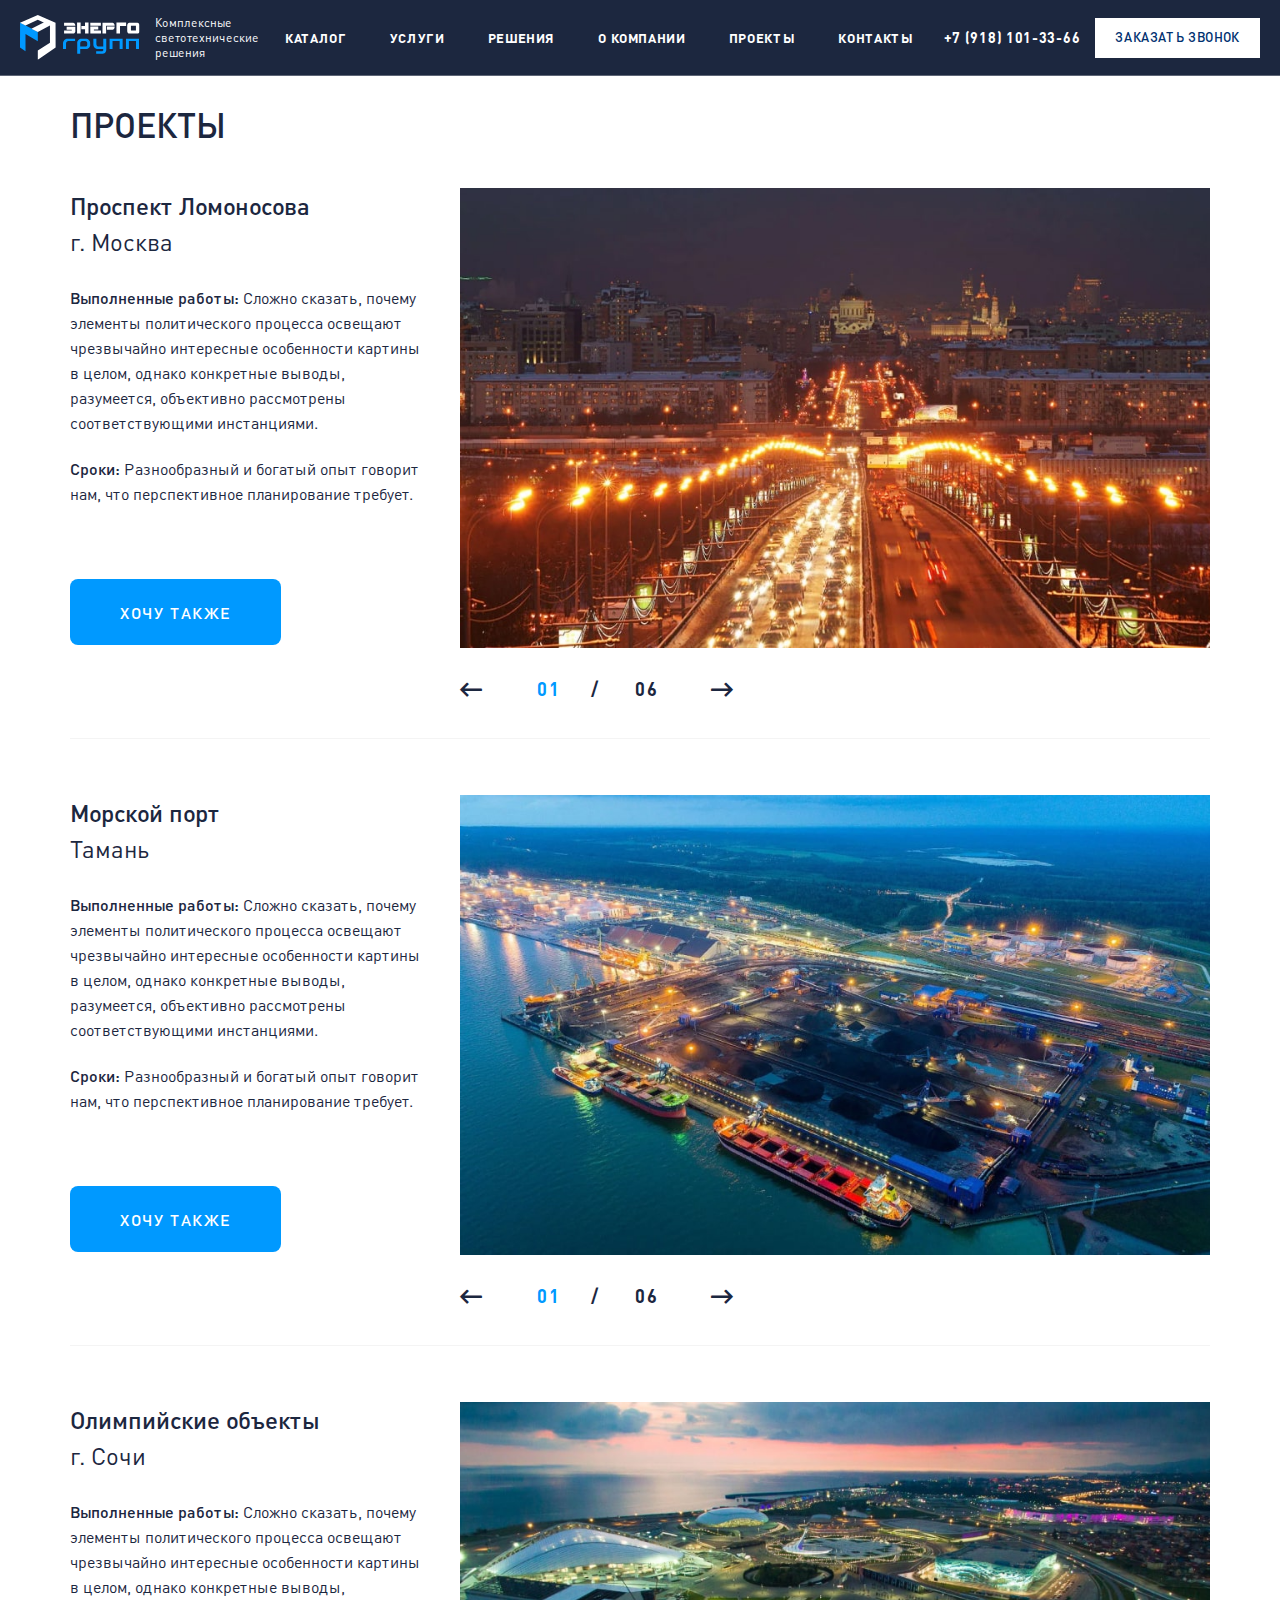
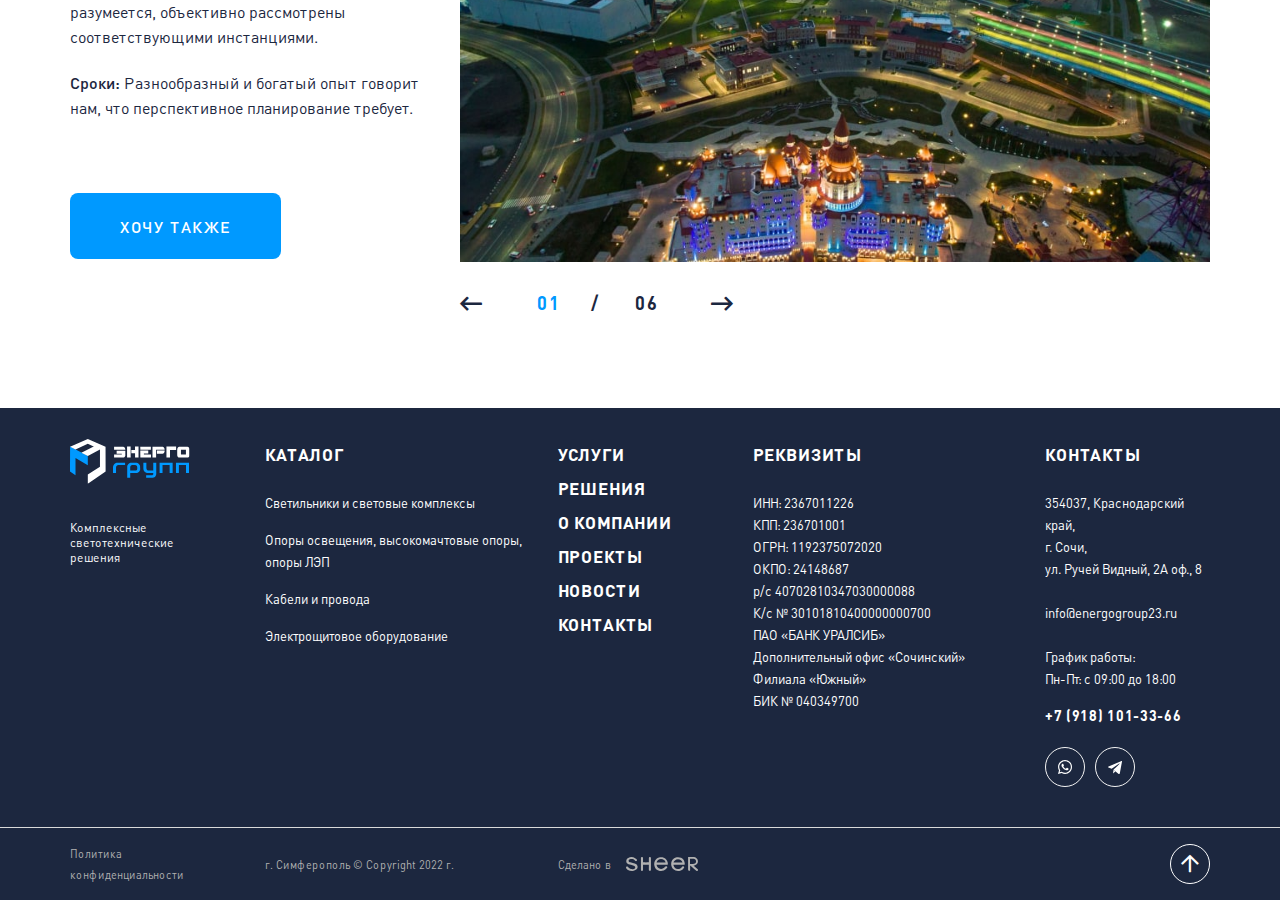
<file: portfolio.html>
<!DOCTYPE html>
<!--[if lt IE 7]><html lang="ru" class="lt-ie9 lt-ie8 lt-ie7"><![endif]-->
<!--[if IE 7]><html lang="ru" class="lt-ie9 lt-ie8"><![endif]-->
<!--[if IE 8]><html lang="ru" class="lt-ie9"><![endif]-->
<!--[if gt IE 8]><!-->
<html lang="ru">
<!--<![endif]-->
<head>
	<meta charset="utf-8" />
	<title>Заголовок</title>
	<meta http-equiv="X-UA-Compatible" content="IE=edge" />
	<meta name="viewport" content="width=device-width, initial-scale=1.0" />
	<meta name="format-detection" content="telephone=no" />
	<link rel="shortcut icon" href="favicon.png" />
	<link rel="stylesheet" href="libs/bootstrap/bootstrap-grid.css" />
	<link rel="stylesheet" href="libs/fontawesome-free-5.12.0-web/css/all.min.css" />
	<link rel="stylesheet" href="libs/fancybox/jquery.fancybox.css" />
	<link rel="stylesheet" href="libs/slick-1.5.9/slick/slick.css" />
	<link rel="stylesheet" href="libs/slick-1.5.9/slick/slick-theme.css" />
	<link rel="stylesheet" href="css/fonts.css" />
	<link rel="stylesheet" href="css/main.css?ver=1.7" />
	<link rel="stylesheet" href="css/media.css?ver=1.7" />
</head>
<body>

	<div class="wrapper wrapper_page">

		<header class="header header_page default">
			<div class="container-fluid">
				<div class="header__wrap">
					<div class="logo-wrap">
						<a href="#" class="logo">
							<img src="img/logo.svg" alt="alt">
						</a>
						<div class="logo-descr">Комплексные светотехнические решения</div>
					</div>
					<ul class="menu">
						<li><a href="#">КАТАЛОГ</a></li>
						<li><a href="#">УСЛУГИ</a></li>
						<li><a href="#">РЕШЕНИЯ</a></li>
						<li><a href="#">О КОМПАНИИ</a></li>
						<li><a href="#">проекты</a></li>
						<li><a href="#">контакты</a></li>
					</ul>
					<ul class="list-icons">
						<li><a href="#"><img src="img/search.svg" alt="alt"></a></li>
						<li><a href="#"><img src="img/envelope.svg" alt="alt"></a></li>
						<li><a href="#"><img src="img/whatsapp.svg" alt="alt"></a></li>
						<li><a href="#"><img src="img/telegram.svg" alt="alt"></a></li>
					</ul>
					<a href="tel:+79181013366" class="phone-main">+7 (918) 101-33-66</a>
					<a href="#callback" class="btn-page fancybox">заказать звонок</a>
					<span class='sandwich'>
						<span class='sw-topper'></span>
						<span class='sw-bottom'></span>
						<span class='sw-footer'></span>
					</span>
				</div>
			</div>
			<div class="menu-mobile">
				<ul class="menu">
					<li><a href="#">КАТАЛОГ</a></li>
					<li><a href="#">УСЛУГИ</a></li>
					<li><a href="#">РЕШЕНИЯ</a></li>
					<li><a href="#">О КОМПАНИИ</a></li>
					<li><a href="#">проекты</a></li>
					<li><a href="#">контакты</a></li>
				</ul>
				<ul class="list-icons">
					<li><a href="#"><img src="img/search.svg" alt="alt"></a></li>
					<li><a href="#"><img src="img/envelope.svg" alt="alt"></a></li>
					<li><a href="#"><img src="img/whatsapp.svg" alt="alt"></a></li>
					<li><a href="#"><img src="img/telegram.svg" alt="alt"></a></li>
				</ul>
				<a href="tel:+79181013366" class="phone-main">+7 (918) 101-33-66</a>
				<br>
				<a href="#callback" class="btn-page fancybox">заказать звонок</a>
			</div>
		</header>

		<section class="portfolio">
			<div class="container">
				<h1 class="title-section">ПРОЕКТЫ</h1>
				<div class="item-portfolio">
					<div class="row">
						<div class="col-lg-4 item-portfolio__left">
							<div class="item-portfolio__title"><strong>Проспект Ломоносова</strong> г. Москва</div>
							<p><strong>Выполненные работы:</strong> Сложно сказать, почему элементы политического процесса освещают чрезвычайно интересные особенности картины в целом, однако конкретные выводы, разумеется, объективно рассмотрены соответствующими инстанциями.</p>
							<p><strong>Сроки:</strong>  Разнообразный и богатый опыт говорит нам, что перспективное планирование требует.</p>
							<a href="#" class="btn-main">хочу также</a>
						</div>
						<div class="col-lg-8">
							<div class="wrapper-portfolio">
								<ul class="slider-portfolio">
									<li>
										<div class="image-portfolio">
											<img src="img/portfolio1.jpg" alt="alt">
										</div>
									</li>
									<li>
										<div class="image-portfolio">
											<img src="img/portfolio1.jpg" alt="alt">
										</div>
									</li>
									<li>
										<div class="image-portfolio">
											<img src="img/portfolio1.jpg" alt="alt">
										</div>
									</li>
									<li>
										<div class="image-portfolio">
											<img src="img/portfolio1.jpg" alt="alt">
										</div>
									</li>
									<li>
										<div class="image-portfolio">
											<img src="img/portfolio1.jpg" alt="alt">
										</div>
									</li>
									<li>
										<div class="image-portfolio">
											<img src="img/portfolio1.jpg" alt="alt">
										</div>
									</li>
								</ul>
								<div class="slider-controls slider-controls_portfolio">
									<div class="slider-count"></div>
								</div>
							</div>
						</div>
					</div>
				</div>
				<div class="item-portfolio">
					<div class="row">
						<div class="col-lg-4 item-portfolio__left">
							<div class="item-portfolio__title"><strong>Морской порт</strong> Тамань</div>
							<p><strong>Выполненные работы:</strong> Сложно сказать, почему элементы политического процесса освещают чрезвычайно интересные особенности картины в целом, однако конкретные выводы, разумеется, объективно рассмотрены соответствующими инстанциями.</p>
							<p><strong>Сроки:</strong>  Разнообразный и богатый опыт говорит нам, что перспективное планирование требует.</p>
							<a href="#" class="btn-main">хочу также</a>
						</div>
						<div class="col-lg-8">
							<div class="wrapper-portfolio">
								<ul class="slider-portfolio">
									<li>
										<div class="image-portfolio">
											<img src="img/portfolio2.jpg" alt="alt">
										</div>
									</li>
									<li>
										<div class="image-portfolio">
											<img src="img/portfolio2.jpg" alt="alt">
										</div>
									</li>
									<li>
										<div class="image-portfolio">
											<img src="img/portfolio2.jpg" alt="alt">
										</div>
									</li>
									<li>
										<div class="image-portfolio">
											<img src="img/portfolio2.jpg" alt="alt">
										</div>
									</li>
									<li>
										<div class="image-portfolio">
											<img src="img/portfolio2.jpg" alt="alt">
										</div>
									</li>
									<li>
										<div class="image-portfolio">
											<img src="img/portfolio2.jpg" alt="alt">
										</div>
									</li>
								</ul>
								<div class="slider-controls slider-controls_portfolio">
									<div class="slider-count"></div>
								</div>
							</div>
						</div>
					</div>
				</div>
				<div class="item-portfolio">
					<div class="row">
						<div class="col-lg-4 item-portfolio__left">
							<div class="item-portfolio__title"><strong>Олимпийские объекты</strong> г. Сочи</div>
							<p><strong>Выполненные работы:</strong> Сложно сказать, почему элементы политического процесса освещают чрезвычайно интересные особенности картины в целом, однако конкретные выводы, разумеется, объективно рассмотрены соответствующими инстанциями.</p>
							<p><strong>Сроки:</strong>  Разнообразный и богатый опыт говорит нам, что перспективное планирование требует.</p>
							<a href="#" class="btn-main">хочу также</a>
						</div>
						<div class="col-lg-8">
							<div class="wrapper-portfolio">
								<ul class="slider-portfolio">
									<li>
										<div class="image-portfolio">
											<img src="img/portfolio3.jpg" alt="alt">
										</div>
									</li>
									<li>
										<div class="image-portfolio">
											<img src="img/portfolio3.jpg" alt="alt">
										</div>
									</li>
									<li>
										<div class="image-portfolio">
											<img src="img/portfolio3.jpg" alt="alt">
										</div>
									</li>
									<li>
										<div class="image-portfolio">
											<img src="img/portfolio3.jpg" alt="alt">
										</div>
									</li>
									<li>
										<div class="image-portfolio">
											<img src="img/portfolio3.jpg" alt="alt">
										</div>
									</li>
									<li>
										<div class="image-portfolio">
											<img src="img/portfolio3.jpg" alt="alt">
										</div>
									</li>
								</ul>
								<div class="slider-controls slider-controls_portfolio">
									<div class="slider-count"></div>
								</div>
							</div>
						</div>
					</div>
				</div>
			</div>
		</section>

		<footer class="footer">
			<div class="container">
				<div class="row">
					<div class="col-lg-2">
						<div class="footer-logo">
							<a href="#" class="logo">
								<img src="img/logo.svg" alt="alt">
							</a>
							<div class="logo-descr">Комплексные светотехнические решения</div>
						</div>
					</div>
					<div class="col-lg-3">
						<div class="footer__title">КАТАЛОГ <i class="far fa-chevron-down"></i></div>
						<div class="footer__content">
							<ul class="footer__nav">
								<li><a href="#">Светильники и световые комплексы</a></li>
								<li><a href="#">Опоры освещения, высокомачтовые опоры, опоры ЛЭП</a></li>
								<li><a href="#">Кабели и провода</a></li>
								<li><a href="#">Электрощитовое оборудование</a></li>
							</ul>
						</div>
					</div>
					<div class="col-lg-2">
						<ul class="footer__nav footer__nav_big">
							<li><a href="#">УСЛУГИ</a></li>
							<li><a href="#">РЕШЕНИЯ</a></li>
							<li><a href="#">О КОМПАНИИ</a></li>
							<li><a href="#">проекты</a></li>
							<li><a href="#">Новости</a></li>
							<li><a href="#">контакты</a></li>
						</ul>
					</div>
					<div class="col-lg-3">
						<div class="footer__title">Реквизиты <i class="far fa-chevron-down"></i></div>
						<div class="footer__content">
							<p>ИНН: 2367011226</p>
							<p>КПП: 236701001</p>
							<p>ОГРН: 1192375072020</p>
							<p>ОКПО: 24148687</p>
							<p>р/с 40702810347030000088</p>
							<p>К/с № 30101810400000000700</p>
							<p>ПАО «БАНК УРАЛСИБ»</p>
							<p>Дополнительный офис «Сочинский» Филиала «Южный» </p>
							<p>БИК № 040349700</p>
						</div>
					</div>
					<div class="col-lg-2">
						<div class="footer__title">контакты <i class="far fa-chevron-down"></i></div>
						<div class="footer__content">
							<p>354037, Краснодарский край, <br>г. Сочи,  <br>ул. Ручей Видный, 2А оф., 8</p>
							<br>
							<p><a href="mailto:info@energogroup23.ru">info@energogroup23.ru</a></p>
							<br>
							<p>График работы: <br>Пн-Пт: с 09:00 до 18:00</p>
							<a href="tel:+79181013366" class="phone-main">+7 (918) 101-33-66</a>
							<ul class="list-icons">
								<li><a href="#"><img src="img/whatsapp.svg" alt="alt"></a></li>
								<li><a href="#"><img src="img/telegram.svg" alt="alt"></a></li>
							</ul>
						</div>
					</div>
				</div>
			</div>
			<div class="footer-bottom">
				<div class="container">
					<div class="row align-items-center">
						<div class="col-lg-2">
							<a href="#">Политика конфиденциальности </a>
						</div>
						<div class="col-lg-3">
							<p>г. Симферополь © Copyright  2022 г.</p>
						</div>
						<div class="col-lg-3">
							<div class="create">Сделано в <a href="#"><img src="img/copy.svg" alt="alt"></a></div>
						</div>
						<div class="col-lg-4">
							<a href="#" class="btn_top"><i class="far fa-arrow-up"></i></a>
						</div>
					</div>
				</div>
			</div>
		</footer>
		
	</div>

	<div id="callback" class="modal-block">
		<div class="modal-wrap">
			<div class="title-modal">Оставьте ваши контактные данные и файл проекта или схемы</div>
			<div class="descr-modal">И мы перезвоним Вам в ближайшее время</div>
			<form>
				<div class="row">
					<div class="col-lg-6">
						<div class="item-form">
							<input type="text" placeholder="Название компании" required="required">
						</div>
					</div>
					<div class="col-lg-6">
						<div class="item-form">
							<input type="text" placeholder="Ваше имя" required="required">
						</div>
					</div>
					<div class="col-lg-6">
						<div class="item-form">
							<input type="email" placeholder="E-mail" required="required">
						</div>
					</div>
					<div class="col-lg-6">
						<div class="item-form">
							<input type="text" placeholder="+7 (___)  ___-__-__" class="input-phone" required="required">
						</div>
					</div>
					<div class="col-lg-12">
						<div class="item-form">
							<input type="text" placeholder="Комментарий" required="required">
						</div>
					</div>
					<div class="col-lg-12">
						<div class="file-upload">
							<label><input type="file" name="file"><span>Прикрепить файл</span> <i class="far fa-paperclip"></i></label>
							<div id="fl_nm" class="name-upload"></div>
						</div>
					</div>
				</div>
				<div class="modal-wrap__bottom">
					<button class="btn-main">отправить</button>
					<div class="checkbox-wrap">
						<div class="checkbox">
							<label>
								<input type="checkbox" required="required" checked="checked" />
								<span>Согласие на обработку персональных данных</span>
							</label>
						</div>
					</div>
				</div>
			</form>
		</div>
	</div>

	<!--[if lt IE 9]>
	<script src="libs/html5shiv/es5-shim.min.js"></script>
	<script src="libs/html5shiv/html5shiv.min.js"></script>
	<script src="libs/html5shiv/html5shiv-printshiv.min.js"></script>
	<script src="libs/respond/respond.min.js"></script>
<![endif]-->
<script src="libs/jquery/jquery-3.6.0.min.js"></script>
<script src="libs/jquery-mousewheel/jquery.mousewheel.min.js"></script>
<script src="libs/fancybox/jquery.fancybox.pack.js"></script>
<script src="libs/slick-1.5.9/slick/slick.min.js"></script>
<script src="libs/scroll2id/PageScroll2id.min.js"></script>
<script src="libs/mask/jquery.maskedinput.js"></script>
<script src="libs/jQueryFormStyler-master/jquery.formstyler.min.js"></script>
<script src="js/common.js?ver=1.7"></script>
<!-- Yandex.Metrika counter --><!-- /Yandex.Metrika counter -->
<!-- Google Analytics counter --><!-- /Google Analytics counter -->
</body>
</html>
</file>
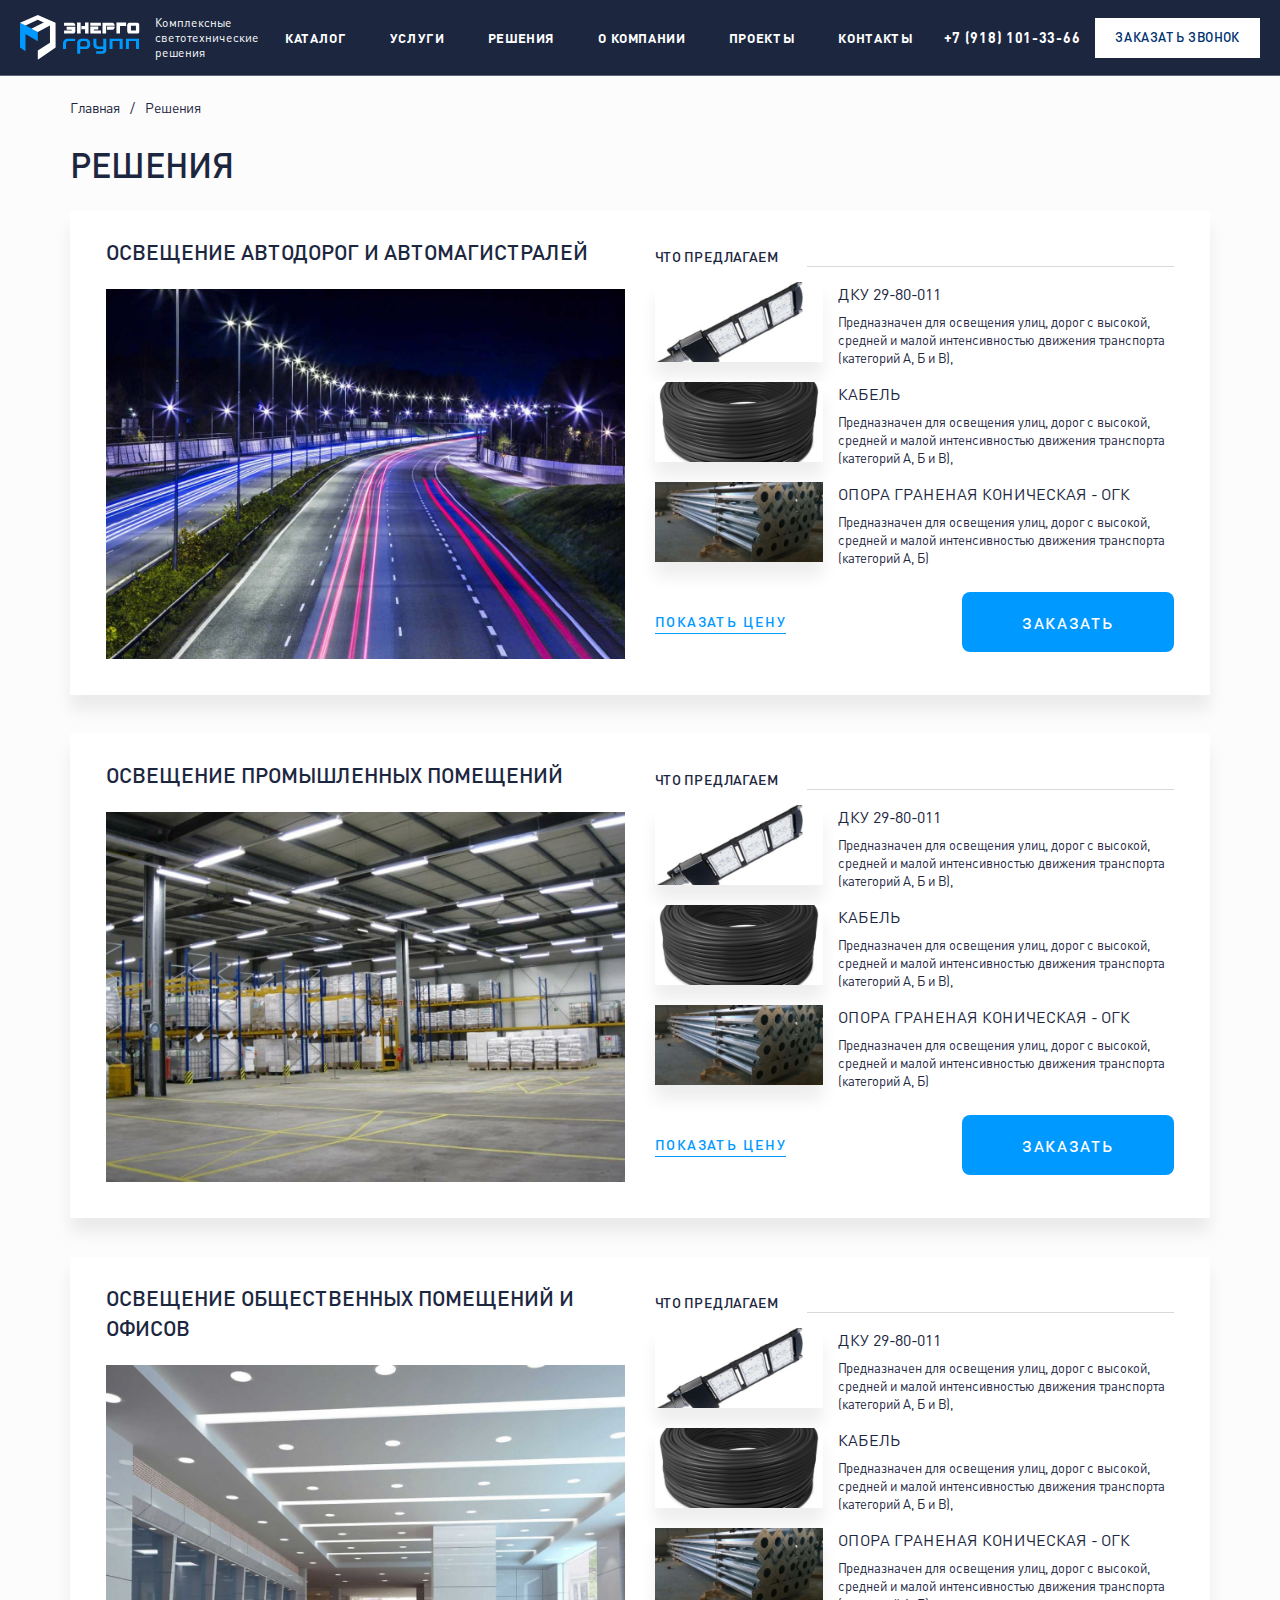
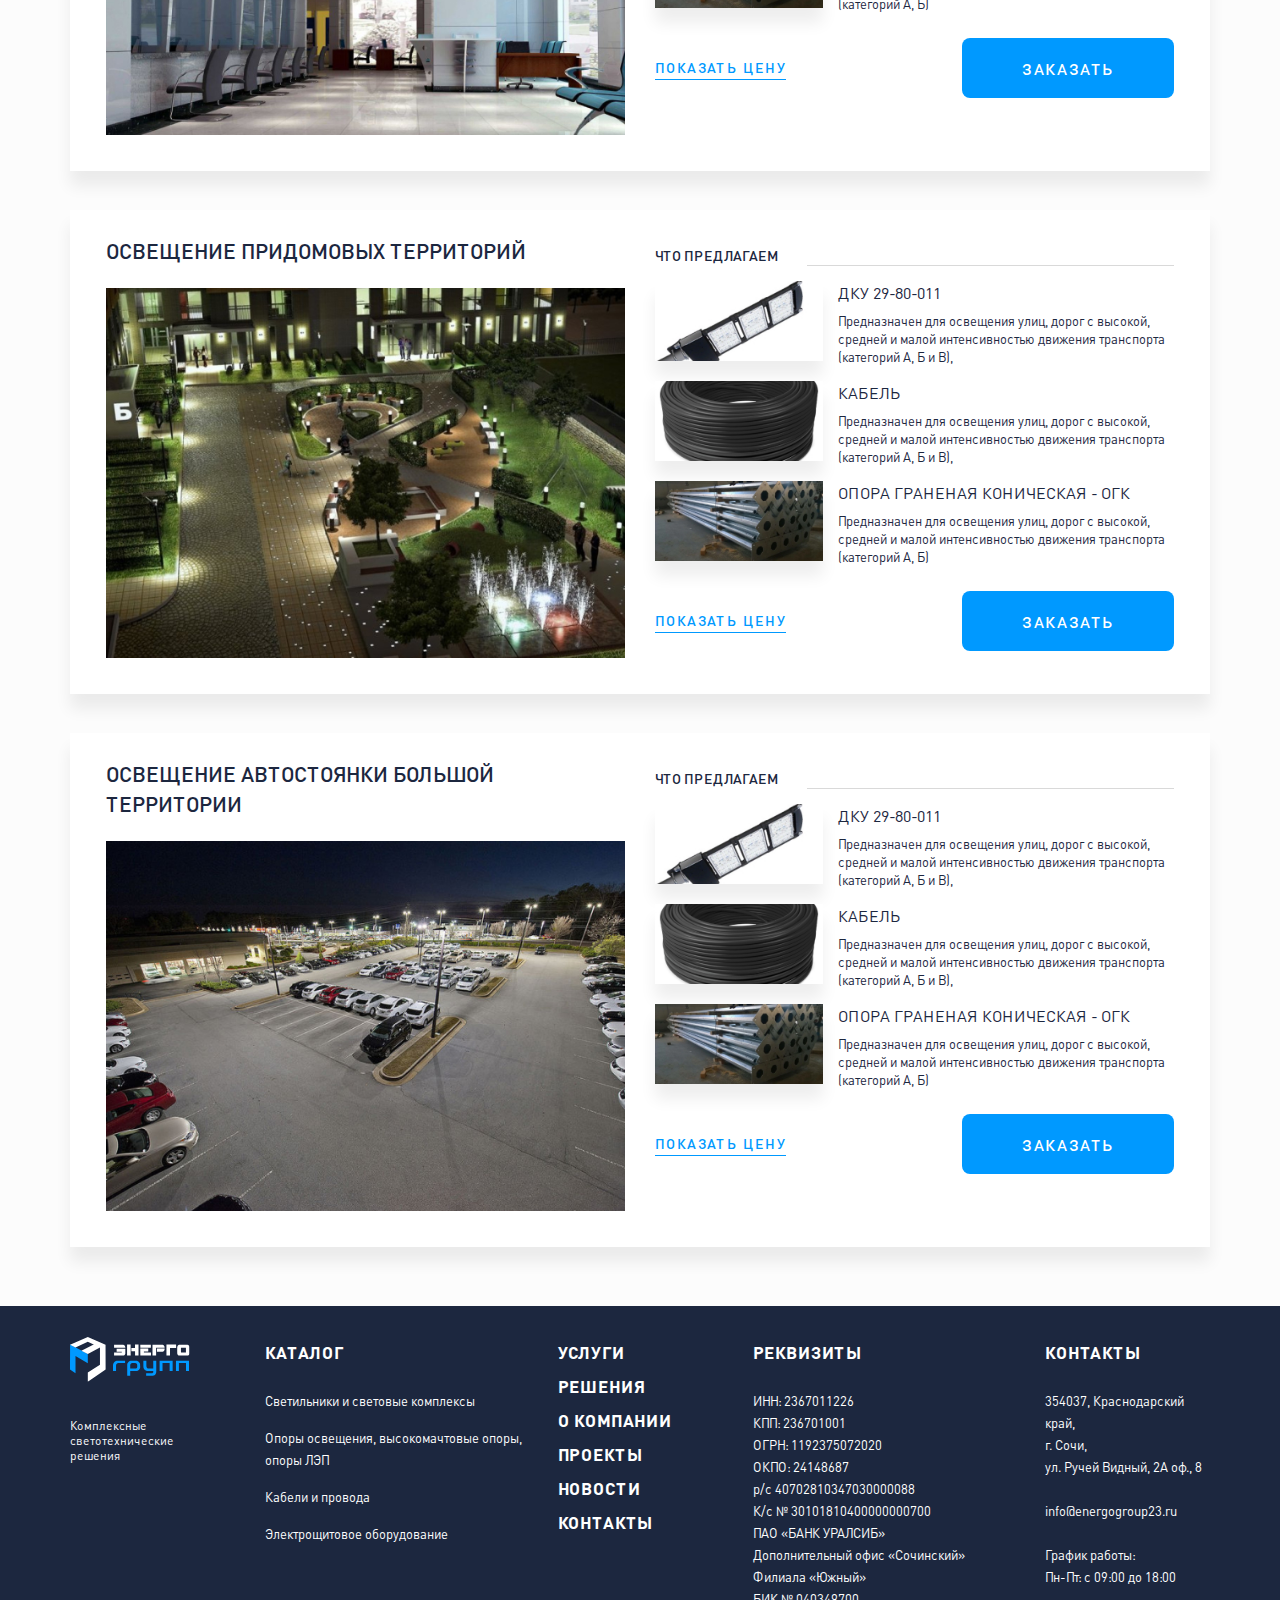
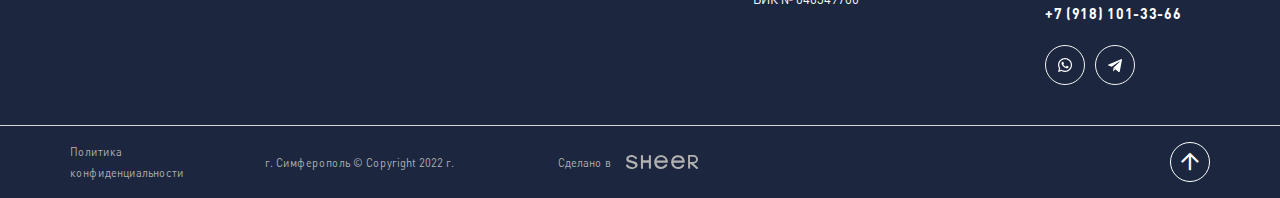
<file: solutions.html>
<!DOCTYPE html>
<!--[if lt IE 7]><html lang="ru" class="lt-ie9 lt-ie8 lt-ie7"><![endif]-->
<!--[if IE 7]><html lang="ru" class="lt-ie9 lt-ie8"><![endif]-->
<!--[if IE 8]><html lang="ru" class="lt-ie9"><![endif]-->
<!--[if gt IE 8]><!-->
<html lang="ru">
<!--<![endif]-->
<head>
	<meta charset="utf-8" />
	<title>Заголовок</title>
	<meta http-equiv="X-UA-Compatible" content="IE=edge" />
	<meta name="viewport" content="width=device-width, initial-scale=1.0" />
	<meta name="format-detection" content="telephone=no" />
	<link rel="shortcut icon" href="favicon.png" />
	<link rel="stylesheet" href="libs/bootstrap/bootstrap-grid.css" />
	<link rel="stylesheet" href="libs/fontawesome-free-5.12.0-web/css/all.min.css" />
	<link rel="stylesheet" href="libs/fancybox/jquery.fancybox.css" />
	<link rel="stylesheet" href="libs/slick-1.5.9/slick/slick.css" />
	<link rel="stylesheet" href="libs/slick-1.5.9/slick/slick-theme.css" />
	<link rel="stylesheet" href="css/fonts.css" />
	<link rel="stylesheet" href="css/main.css?ver=1.8" />
	<link rel="stylesheet" href="css/media.css?ver=1.8" />
</head>
<body>

	<div class="wrapper wrapper_page">

		<header class="header header_page default">
			<div class="container-fluid"> 
				<div class="header__wrap">
					<div class="logo-wrap"> 
						<a href="#" class="logo">
							<img src="img/logo.svg" alt="alt">
						</a>
						<div class="logo-descr">Комплексные светотехнические решения</div>
					</div>
					<ul class="menu">
						<li><a href="#">КАТАЛОГ</a></li>
						<li><a href="#">УСЛУГИ</a></li>
						<li><a href="#">РЕШЕНИЯ</a></li>
						<li><a href="#">О КОМПАНИИ</a></li>
						<li><a href="#">проекты</a></li>
						<li><a href="#">контакты</a></li>
					</ul>
					<ul class="list-icons">
						<li><a href="#"><img src="img/search.svg" alt="alt"></a></li>
						<li><a href="#"><img src="img/envelope.svg" alt="alt"></a></li>
						<li><a href="#"><img src="img/whatsapp.svg" alt="alt"></a></li>
						<li><a href="#"><img src="img/telegram.svg" alt="alt"></a></li>
					</ul>
					<a href="tel:+79181013366" class="phone-main">+7 (918) 101-33-66</a>
					<a href="#callback" class="btn-page fancybox">заказать звонок</a>
					<span class='sandwich'>
						<span class='sw-topper'></span>
						<span class='sw-bottom'></span>
						<span class='sw-footer'></span>
					</span>
				</div>
			</div>
			<div class="menu-mobile">
				<ul class="menu">
					<li><a href="#">КАТАЛОГ</a></li>
					<li><a href="#">УСЛУГИ</a></li>
					<li><a href="#">РЕШЕНИЯ</a></li>
					<li><a href="#">О КОМПАНИИ</a></li>
					<li><a href="#">проекты</a></li>
					<li><a href="#">контакты</a></li>
				</ul>
				<ul class="list-icons">
					<li><a href="#"><img src="img/search.svg" alt="alt"></a></li>
					<li><a href="#"><img src="img/envelope.svg" alt="alt"></a></li>
					<li><a href="#"><img src="img/whatsapp.svg" alt="alt"></a></li>
					<li><a href="#"><img src="img/telegram.svg" alt="alt"></a></li>
				</ul>
				<a href="tel:+79181013366" class="phone-main">+7 (918) 101-33-66</a>
				<br>
				<a href="#callback" class="btn-page fancybox">заказать звонок</a>
			</div>
		</header>

		<section class="solutions">
			<div class="container">
				<ul class="breadcrumbs">
					<li><a href="#">Главная</a></li>
					<li>Решения</li>
				</ul>
				<h1 class="title-section">решения</h1>
				<div class="item-solution">
					<div class="row">
						<div class="col-lg-6">
							<div class="item-solution__title">освещение автодорог и автомагистралей</div>
							<div class="item-solution__image">
								<img src="img/solution1.jpg" alt="alt">
							</div>
						</div>
						<div class="col-lg-6">
							<div class="item-solution__subtitle">что предлагаем</div>
							<div class="offer-solution">
								<div class="offer-solution__image">
									<img src="img/offer_solution1.jpg" alt="alt">
								</div>
								<div class="offer-solution__content">
									<div class="offer-solution__title">ДКУ 29-80-011</div>
									<p>Предназначен для освещения улиц, дорог с высокой, средней и малой интенсивностью движения транспорта (категорий А, Б и В),</p>
								</div>
							</div>
							<div class="offer-solution">
								<div class="offer-solution__image">
									<img src="img/offer_solution2.jpg" alt="alt">
								</div>
								<div class="offer-solution__content">
									<div class="offer-solution__title">кабель</div>
									<p>Предназначен для освещения улиц, дорог с высокой, средней и малой интенсивностью движения транспорта (категорий А, Б и В),</p>
								</div>
							</div>
							<div class="offer-solution">
								<div class="offer-solution__image">
									<img src="img/offer_solution3.jpg" alt="alt">
								</div>
								<div class="offer-solution__content">
									<div class="offer-solution__title">Опора граненая коническая - ОГК</div>
									<p>Предназначен для освещения улиц, дорог с высокой, средней и малой интенсивностью движения транспорта (категорий А, Б)</p>
								</div>
							</div>
							<div class="offer-solution__bottom">
								<a href="#" class="link-main">показать цену</a>
								<a href="#" class="btn-main">заказать</a>
							</div>
						</div>
					</div>
				</div>
				<div class="item-solution">
					<div class="row">
						<div class="col-lg-6">
							<div class="item-solution__title">освещение промышленных помещений</div>
							<div class="item-solution__image">
								<img src="img/solution2.jpg" alt="alt">
							</div>
						</div>
						<div class="col-lg-6">
							<div class="item-solution__subtitle">что предлагаем</div>
							<div class="offer-solution">
								<div class="offer-solution__image">
									<img src="img/offer_solution1.jpg" alt="alt">
								</div>
								<div class="offer-solution__content">
									<div class="offer-solution__title">ДКУ 29-80-011</div>
									<p>Предназначен для освещения улиц, дорог с высокой, средней и малой интенсивностью движения транспорта (категорий А, Б и В),</p>
								</div>
							</div>
							<div class="offer-solution">
								<div class="offer-solution__image">
									<img src="img/offer_solution2.jpg" alt="alt">
								</div>
								<div class="offer-solution__content">
									<div class="offer-solution__title">кабель</div>
									<p>Предназначен для освещения улиц, дорог с высокой, средней и малой интенсивностью движения транспорта (категорий А, Б и В),</p>
								</div>
							</div>
							<div class="offer-solution">
								<div class="offer-solution__image">
									<img src="img/offer_solution3.jpg" alt="alt">
								</div>
								<div class="offer-solution__content">
									<div class="offer-solution__title">Опора граненая коническая - ОГК</div>
									<p>Предназначен для освещения улиц, дорог с высокой, средней и малой интенсивностью движения транспорта (категорий А, Б)</p>
								</div>
							</div>
							<div class="offer-solution__bottom">
								<a href="#" class="link-main">показать цену</a>
								<a href="#" class="btn-main">заказать</a>
							</div>
						</div>
					</div>
				</div>
				<div class="item-solution">
					<div class="row">
						<div class="col-lg-6">
							<div class="item-solution__title">освещение общественных помещений и офисов</div>
							<div class="item-solution__image">
								<img src="img/solution3.jpg" alt="alt">
							</div>
						</div>
						<div class="col-lg-6">
							<div class="item-solution__subtitle">что предлагаем</div>
							<div class="offer-solution">
								<div class="offer-solution__image">
									<img src="img/offer_solution1.jpg" alt="alt">
								</div>
								<div class="offer-solution__content">
									<div class="offer-solution__title">ДКУ 29-80-011</div>
									<p>Предназначен для освещения улиц, дорог с высокой, средней и малой интенсивностью движения транспорта (категорий А, Б и В),</p>
								</div>
							</div>
							<div class="offer-solution">
								<div class="offer-solution__image">
									<img src="img/offer_solution2.jpg" alt="alt">
								</div>
								<div class="offer-solution__content">
									<div class="offer-solution__title">кабель</div>
									<p>Предназначен для освещения улиц, дорог с высокой, средней и малой интенсивностью движения транспорта (категорий А, Б и В),</p>
								</div>
							</div>
							<div class="offer-solution">
								<div class="offer-solution__image">
									<img src="img/offer_solution3.jpg" alt="alt">
								</div>
								<div class="offer-solution__content">
									<div class="offer-solution__title">Опора граненая коническая - ОГК</div>
									<p>Предназначен для освещения улиц, дорог с высокой, средней и малой интенсивностью движения транспорта (категорий А, Б)</p>
								</div>
							</div>
							<div class="offer-solution__bottom">
								<a href="#" class="link-main">показать цену</a>
								<a href="#" class="btn-main">заказать</a>
							</div>
						</div>
					</div>
				</div>
				<div class="item-solution">
					<div class="row">
						<div class="col-lg-6">
							<div class="item-solution__title">освещение придомовых территорий</div>
							<div class="item-solution__image">
								<img src="img/solution4.jpg" alt="alt">
							</div>
						</div>
						<div class="col-lg-6">
							<div class="item-solution__subtitle">что предлагаем</div>
							<div class="offer-solution">
								<div class="offer-solution__image">
									<img src="img/offer_solution1.jpg" alt="alt">
								</div>
								<div class="offer-solution__content">
									<div class="offer-solution__title">ДКУ 29-80-011</div>
									<p>Предназначен для освещения улиц, дорог с высокой, средней и малой интенсивностью движения транспорта (категорий А, Б и В),</p>
								</div>
							</div>
							<div class="offer-solution">
								<div class="offer-solution__image">
									<img src="img/offer_solution2.jpg" alt="alt">
								</div>
								<div class="offer-solution__content">
									<div class="offer-solution__title">кабель</div>
									<p>Предназначен для освещения улиц, дорог с высокой, средней и малой интенсивностью движения транспорта (категорий А, Б и В),</p>
								</div>
							</div>
							<div class="offer-solution">
								<div class="offer-solution__image">
									<img src="img/offer_solution3.jpg" alt="alt">
								</div>
								<div class="offer-solution__content">
									<div class="offer-solution__title">Опора граненая коническая - ОГК</div>
									<p>Предназначен для освещения улиц, дорог с высокой, средней и малой интенсивностью движения транспорта (категорий А, Б)</p>
								</div>
							</div>
							<div class="offer-solution__bottom">
								<a href="#" class="link-main">показать цену</a>
								<a href="#" class="btn-main">заказать</a>
							</div>
						</div>
					</div>
				</div>
				<div class="item-solution">
					<div class="row">
						<div class="col-lg-6">
							<div class="item-solution__title">Освещение автостоянки большой территории </div>
							<div class="item-solution__image">
								<img src="img/solution5.jpg" alt="alt">
							</div>
						</div>
						<div class="col-lg-6">
							<div class="item-solution__subtitle">что предлагаем</div>
							<div class="offer-solution">
								<div class="offer-solution__image">
									<img src="img/offer_solution1.jpg" alt="alt">
								</div>
								<div class="offer-solution__content">
									<div class="offer-solution__title">ДКУ 29-80-011</div>
									<p>Предназначен для освещения улиц, дорог с высокой, средней и малой интенсивностью движения транспорта (категорий А, Б и В),</p>
								</div>
							</div>
							<div class="offer-solution">
								<div class="offer-solution__image">
									<img src="img/offer_solution2.jpg" alt="alt">
								</div>
								<div class="offer-solution__content">
									<div class="offer-solution__title">кабель</div>
									<p>Предназначен для освещения улиц, дорог с высокой, средней и малой интенсивностью движения транспорта (категорий А, Б и В),</p>
								</div>
							</div>
							<div class="offer-solution">
								<div class="offer-solution__image">
									<img src="img/offer_solution3.jpg" alt="alt">
								</div>
								<div class="offer-solution__content">
									<div class="offer-solution__title">Опора граненая коническая - ОГК</div>
									<p>Предназначен для освещения улиц, дорог с высокой, средней и малой интенсивностью движения транспорта (категорий А, Б)</p>
								</div>
							</div>
							<div class="offer-solution__bottom">
								<a href="#" class="link-main">показать цену</a>
								<a href="#" class="btn-main">заказать</a>
							</div>
						</div>
					</div>
				</div>
			</div>
		</section>

		<footer class="footer">
			<div class="container">
				<div class="row">
					<div class="col-lg-2">
						<div class="footer-logo">
							<a href="#" class="logo">
								<img src="img/logo.svg" alt="alt">
							</a>
							<div class="logo-descr">Комплексные светотехнические решения</div>
						</div>
					</div>
					<div class="col-lg-3">
						<div class="footer__title">КАТАЛОГ <i class="far fa-chevron-down"></i></div>
						<div class="footer__content">
							<ul class="footer__nav">
								<li><a href="#">Светильники и световые комплексы</a></li>
								<li><a href="#">Опоры освещения, высокомачтовые опоры, опоры ЛЭП</a></li>
								<li><a href="#">Кабели и провода</a></li>
								<li><a href="#">Электрощитовое оборудование</a></li>
							</ul>
						</div>
					</div>
					<div class="col-lg-2">
						<ul class="footer__nav footer__nav_big">
							<li><a href="#">УСЛУГИ</a></li>
							<li><a href="#">РЕШЕНИЯ</a></li>
							<li><a href="#">О КОМПАНИИ</a></li>
							<li><a href="#">проекты</a></li>
							<li><a href="#">Новости</a></li>
							<li><a href="#">контакты</a></li>
						</ul>
					</div>
					<div class="col-lg-3">
						<div class="footer__title">Реквизиты <i class="far fa-chevron-down"></i></div>
						<div class="footer__content">
							<p>ИНН: 2367011226</p>
							<p>КПП: 236701001</p>
							<p>ОГРН: 1192375072020</p>
							<p>ОКПО: 24148687</p>
							<p>р/с 40702810347030000088</p>
							<p>К/с № 30101810400000000700</p>
							<p>ПАО «БАНК УРАЛСИБ»</p>
							<p>Дополнительный офис «Сочинский» Филиала «Южный» </p>
							<p>БИК № 040349700</p>
						</div>
					</div>
					<div class="col-lg-2">
						<div class="footer__title">контакты <i class="far fa-chevron-down"></i></div>
						<div class="footer__content">
							<p>354037, Краснодарский край, <br>г. Сочи,  <br>ул. Ручей Видный, 2А оф., 8</p>
							<br>
							<p><a href="mailto:info@energogroup23.ru">info@energogroup23.ru</a></p>
							<br>
							<p>График работы: <br>Пн-Пт: с 09:00 до 18:00</p>
							<a href="tel:+79181013366" class="phone-main">+7 (918) 101-33-66</a>
							<ul class="list-icons">
								<li><a href="#"><img src="img/whatsapp.svg" alt="alt"></a></li>
								<li><a href="#"><img src="img/telegram.svg" alt="alt"></a></li>
							</ul>
						</div>
					</div>
				</div>
			</div>
			<div class="footer-bottom">
				<div class="container">
					<div class="row align-items-center">
						<div class="col-lg-2">
							<a href="#">Политика конфиденциальности </a>
						</div>
						<div class="col-lg-3">
							<p>г. Симферополь © Copyright  2022 г.</p>
						</div>
						<div class="col-lg-3">
							<div class="create">Сделано в <a href="#"><img src="img/copy.svg" alt="alt"></a></div>
						</div>
						<div class="col-lg-4">
							<a href="#" class="btn_top"><i class="far fa-arrow-up"></i></a>
						</div>
					</div>
				</div>
			</div>
		</footer>
		
	</div>

	<div id="callback" class="modal-block">
		<div class="modal-wrap">
			<div class="title-modal">Оставьте ваши контактные данные и файл проекта или схемы</div>
			<div class="descr-modal">И мы перезвоним Вам в ближайшее время</div>
			<form>
				<div class="row">
					<div class="col-lg-6">
						<div class="item-form">
							<input type="text" placeholder="Название компании" required="required">
						</div>
					</div>
					<div class="col-lg-6">
						<div class="item-form">
							<input type="text" placeholder="Ваше имя" required="required">
						</div>
					</div>
					<div class="col-lg-6">
						<div class="item-form">
							<input type="email" placeholder="E-mail" required="required">
						</div>
					</div>
					<div class="col-lg-6">
						<div class="item-form">
							<input type="text" placeholder="+7 (___)  ___-__-__" class="input-phone" required="required">
						</div>
					</div>
					<div class="col-lg-12">
						<div class="item-form">
							<input type="text" placeholder="Комментарий" required="required">
						</div>
					</div>
					<div class="col-lg-12">
						<div class="file-upload">
							<label><input type="file" name="file"><span>Прикрепить файл</span> <i class="far fa-paperclip"></i></label>
							<div id="fl_nm" class="name-upload"></div>
						</div>
					</div>
				</div>
				<div class="modal-wrap__bottom">
					<button class="btn-main">отправить</button>
					<div class="checkbox-wrap">
						<div class="checkbox">
							<label>
								<input type="checkbox" required="required" checked="checked" />
								<span>Согласие на обработку персональных данных</span>
							</label>
						</div>
					</div>
				</div>
			</form>
		</div>
	</div>

	<!--[if lt IE 9]>
	<script src="libs/html5shiv/es5-shim.min.js"></script>
	<script src="libs/html5shiv/html5shiv.min.js"></script>
	<script src="libs/html5shiv/html5shiv-printshiv.min.js"></script>
	<script src="libs/respond/respond.min.js"></script>
<![endif]-->
<script src="libs/jquery/jquery-3.6.0.min.js"></script>
<script src="libs/jquery-mousewheel/jquery.mousewheel.min.js"></script>
<script src="libs/fancybox/jquery.fancybox.pack.js"></script>
<script src="libs/slick-1.5.9/slick/slick.min.js"></script>
<script src="libs/scroll2id/PageScroll2id.min.js"></script>
<script src="libs/mask/jquery.maskedinput.js"></script>
<script src="libs/jQueryFormStyler-master/jquery.formstyler.min.js"></script>
<script src="js/common.js?ver=1.8"></script>
<!-- Yandex.Metrika counter --><!-- /Yandex.Metrika counter -->
<!-- Google Analytics counter --><!-- /Google Analytics counter -->
</body>
</html>
</file>
<file: css/fonts.css>
@font-face {
	font-family: 'DINPro';
	src: url('../fonts/DINPro.eot');
	src: url('../fonts/DINPro.eot?#iefix') format('embedded-opentype'),
	url('../fonts/DINPro.woff') format('woff'),
	url('../fonts/DINPro.ttf') format('truetype');
	font-weight: normal;
	font-style: normal;
}
@font-face {
	font-family: 'DINPro';
	src: url('../fonts/DINPro-Medium.eot');
	src: url('../fonts/DINPro-Medium.eot?#iefix') format('embedded-opentype'),
	url('../fonts/DINPro-Medium.woff') format('woff'),
	url('../fonts/DINPro-Medium.ttf') format('truetype');
	font-weight: 500;
	font-style: normal;
}
@font-face {
	font-family: 'DINPro';
	src: url('../fonts/DINPro-Bold.eot');
	src: url('../fonts/DINPro-Bold.eot?#iefix') format('embedded-opentype'),
	url('../fonts/DINPro-Bold.woff') format('woff'),
	url('../fonts/DINPro-Bold.ttf') format('truetype');
	font-weight: 700;
	font-style: normal;
}
</file>
<file: css/main.css>
*::-webkit-input-placeholder {
	color: #D9D9D9;
	opacity: 1;
}
*:-moz-placeholder {
	color: #D9D9D9;
	opacity: 1;
}
*::-moz-placeholder {
	color: #D9D9D9;
	opacity: 1;
}
*:-ms-input-placeholder {
	color: #D9D9D9;
	opacity: 1;
}

body input:focus:required:invalid,
body textarea:focus:required:invalid {
	
}
body input:required:valid,
body textarea:required:valid {
	
}
body {
	font-family: 'DINPro';
	font-size: 16px;
	line-height: 26px;
	color: #1C273F;
	overflow-x: hidden;
	margin: 0;
	background-color: #fff;
}
button {
	cursor: pointer;
}
button, input, optgroup, select, textarea {
	font-family: inherit;
}
input {
	-webkit-appearance: none;
	-moz-appearance: none;
	appearance: none;
}
a, button, input, img {
	transition: all 0.3s;
}
h1,h2,h3,h4,h5,h6 {
	padding: 0;
	margin: 0;
	font-weight: normal;
}
.wrapper {
	overflow: hidden;
}
a {
	text-decoration: none;
	outline: none;
}
* {
	outline: none !important;
}
ul {
	padding: 0;
	margin: 0;
}
ul li {
	list-style-type: none;
	outline: none;
}
img {
	outline: none;
	display: block;
}
p {
	padding: 0;
	margin: 0;
}
form {
	margin: 0;
}

.header {
	padding: 15px 0;
	border-bottom: 1px solid rgba(245, 245, 245, 0.3);
	position: fixed;
	top: 0;
	left: 0;
	width: 100%;
	z-index: 1000;
	color: #fff;
	transition: all 0.3s;
}
.header.fixed {
	background-color: #1C273F;
}
.header__wrap {
	display: flex;
	align-items: center;
	justify-content: space-between;
}
.logo-wrap {
	display: flex;
	align-items: center;
}
.logo {
	display: inline-block;
}
.logo img {
	max-width: 159px;
	height: auto;
}
.logo-descr {
	font-size: 13px;
	line-height: 16px;
	margin-left: 26px;
	max-width: 110px;
}
.menu {
	margin: 0 77px;
	display: flex;
	align-items: center;
	justify-content: space-between;
	flex: 1;
}
.menu a {
	font-weight: 700;
	font-size: 17px;
	line-height: 31px;
	letter-spacing: 0.05em;
	text-transform: uppercase;
	color: #FFFFFF;
}
.footer__nav a:hover,
.phone-main:hover,
.menu a:hover {
	color: #0099FF;
} 
.phone-main {
	font-weight: 700;
	font-size: 18px;
	line-height: 32px;
	letter-spacing: 0.05em;
	text-transform: uppercase;
	color: #FFFFFF;
}
.list-icons {
	display: flex;
	align-items: center;
}
.list-icons a {
	width: 40px;
	height: 40px;
	border-radius: 50%;
	display: flex;
	align-items: center;
	justify-content: center;
	flex: none;
	border: 1px solid #F4F4F4;
}
.list-icons a:hover {
	border-color: #0099FF;
}
.list-icons a:hover img {
	filter: invert(0.6) sepia(1) hue-rotate(159deg) saturate(5) brightness(1);
}
.list-icons li {
	margin-right: 15px;
}
.list-icons li:last-child {
	margin-right: 0;
}
.header__wrap .list-icons {
	margin-right: 40px;
}
.header__wrap .btn-page {
	margin-left: 26px;
}
.btn-page {
	height: 40px;
	padding: 0 27px;
	font-weight: 500;
	font-size: 13px;
	line-height: 23px;
	letter-spacing: 0.05em;
	text-transform: uppercase;
	color: #003170;
	display: inline-flex;
	align-items: center;
	justify-content: center;
	text-align: center;
	background-color: #fff;
	cursor: pointer;
	border: none;
}
.btn-page:hover {
	background-color: #e7e7e7;
}
.container-fluid {
	padding: 0 55px;
}

.billbord {
	color: #fff;
}
.item-billbord {
	padding-top: 180px;
	min-height: 960px;
	color: #fff;
	position: relative;
	z-index: 1;
}
.item-billbord__image {
	position: absolute;
	top: 0;
	left: 0;
	width: 100%;
	height: 100%;
	z-index: -1;
}
.item-billbord__image img {
	width: 100%;
	height: 100%;
	object-fit: cover;
	font-family: 'object-fit: cover;';
}
.title-billbord {
	font-size: 30px;
	line-height: 42px;
	margin-bottom: 12px;
	text-transform: uppercase;
}
.title-big {
	font-size: 60px;
	line-height: 84px;
	margin-bottom: 20px;
	font-weight: 500;
	text-transform: uppercase;
}
.descr-billbord {
	font-size: 30px;
	line-height: 42px;
	margin-bottom: 100px;
}
.descr-billbord strong {
	font-weight: 500;
}
.btn-main {
	font-weight: 500;
	font-size: 16px;
	line-height: 29px;
	padding: 0 41px;
	height: 66px;
	letter-spacing: 0.1em;
	background-color: #0099FF;
	border-radius: 8px;
	display: inline-flex;
	align-items: center;
	justify-content: center;
	text-align: center;
	text-transform: uppercase;
	color: #FFFFFF;
	border: none;
	cursor: pointer;
}
.btn-main:hover {
	background-color: #0087e0;
}
.slick-arrow {
	font-size: 25px;
	width: 25px;
	height: 25px;
	color: #fff !important;
	display: flex;
	align-items: center;
	transition: all 0.3s;
	cursor: pointer;
}
.slick-arrow::before {
	display: none !important;
}
.slick-arrow:hover {
	color: #0099FF !important;
}
.slider-controls .slick-arrow {
	position: relative;
	top: 0;
	left: 0;
	right: 0;
	transform: none;
}
.slider-controls {
	display: flex;
	align-items: center;
}
.billbord .slick-arrow  {
	color: #fff;
}
.billbord .slider-controls {
	bottom: 42px;
	left: 15px;
	position: absolute;
}
.billbord .container {
	position: relative;
}
.slider-count {
	margin: 0 52px;
	font-weight: 700;
	font-size: 18px;
	line-height: 32px;
	letter-spacing: 0.1em;
	text-transform: uppercase;
}
.slider-count span {
	color: #0099FF;
}
.slash {
	margin: 0 30px;
	color: inherit !important;
}
.info-billbord {
	padding: 46px 36px;
	padding-bottom: 15px;
	font-size: 22px;
	line-height: 31px;
	max-width: 984px;
	font-weight: 500;
	position: absolute;
	bottom: 0;
	right: 15px;
	background: rgba(0, 49, 112, 0.1);
	backdrop-filter: blur(10px);
	border-radius: 15px 15px 0px 0px;
}
.info-billbord ul {
	columns: 2;
	column-gap: 100px
}
.info-billbord ul li {
	padding-left: 50px;
	margin-bottom: 43px;
	position: relative;
}
.info-billbord ul li::before {
	position: absolute;
	display: block;
	content: " ";
	top: 10px;
	left: 0;
	width: 10px;
	height: 10px;
	background: #0099FF;
}

.advantages {
	color: #fff;
	background-color: #1C273F;
}
.item-advantage {
	padding-top: 100px;
	padding-bottom: 55px;
	padding-left: 88px;
	line-height: 22px;
	padding-right: 30px;
	min-height: 100%;
	border-left: 1px solid rgba(245, 245, 245, 0.15);
	position: relative;
}
.item-advantage__title {
	font-size: 24px;
	line-height: 34px;
	margin-bottom: 35px;
	font-weight: 500;
}
.item-advantage::before {
	position: absolute;
	display: block;
	content: " ";
	top: 115px;
	left: 0;
	width: 10px;
	height: 10px;
	background: #0099FF;
}
.item-advantage a {
	color: #0099FF;
	border-bottom: 1px solid #0099FF;
}
.item-advantage a:hover {
	border-color: transparent;
}
.row_advantages > div:nth-last-child(-n+3) .item-advantage {
	padding-bottom: 130px;
}

.categories {
	padding-top: 62px;
	padding-bottom: 78px;
}
.title-section {
	font-size: 40px;
	line-height: 56px;
	font-weight: 500;
	text-transform: uppercase;
}
.descr-section {
	padding-top: 36px;
	padding-bottom: 50px;
	font-size: 30px;
	line-height: 42px;
}
.row_categories {
	margin: 0;
}
.row_categories > div {
	padding: 0;
}
.item-category {
	height: 525px;
	padding: 50px 47px;
	line-height: 22px;
	color: #fff;
	position: relative;
	z-index: 1;
	display: flex;
	flex-direction: column;
	align-items: flex-start;
}
.item-category__image {
	position: absolute;
	top: 0;
	left: 0;
	width: 100%;
	height: 100%;
	z-index: -1;
}
.item-category__image::after {
	position: absolute;
	display: block;
	content: " ";
	width: 100%;
	height: 100%;
	top: 0;
	left: 0;
	background: linear-gradient(0deg, #1C273F 0%, rgba(28, 39, 63, 0.4) 100%);
}
.item-category__image img {
	width: 100%;
	height: 100%;
	object-fit: cover;
	font-family: 'object-fit: cover;';
}
.item-category__title {
	font-size: 24px;
	line-height: 34px;
	margin-bottom: 30px;
	min-height: 102px;
	font-weight: 700;
	color: #fff;
	display: block;
}
.item-category__content {
	margin-bottom: auto;
	max-height: 220px;
	width: 100%;
	overflow: auto;
}
.item-category__content li {
	margin-bottom: 10px;
}
.item-category__content a {
	color: #fff;
	border-bottom: 1px solid transparent;
}
.item-category__content a:hover {
	border-color: #fff;
}
.item-category__content::-webkit-scrollbar {
	-webkit-appearance: none;
}
.item-category__content::-webkit-scrollbar:vertical {
	width: 3px;
}
.item-category__content::-webkit-scrollbar:horizontal {
	height: 3px;
}
.item-category__content::-webkit-scrollbar-thumb {
	background-color: #0099FF;
	border-radius: 10px;
}
.item-category__content::-webkit-scrollbar-track {
	border-radius: 10px;
	background-color: #fff;
}

.consultation {
	padding-top: 90px;
	padding-bottom: 140px;
	background-color: #1C273F;
	color: #fff;
}
.title-consultation {
	margin-bottom: 54px;
	text-transform: uppercase;
	display: inline-block;
}
.title-consultation__descr {
	font-size: 30px;
	line-height: 42px;
}
.title-consultation__main {
	font-size: 60px;
	line-height: 84px;
	margin-top: 1px;
	margin-bottom: 8px;
}
.title-consultation__main + .title-consultation__descr {
	text-align: right;
}
.descr-consultation {
	font-size: 24px;
	line-height: 38px;
	padding-left: 47px;
	max-width: 466px;
	position: relative;
}
.descr-consultation strong {
	font-weight: 500;
}
.descr-consultation::before {
	position: absolute;
	display: block;
	content: " ";
	top: 10px;
	left: 0;
	width: 10px;
	height: 10px;
	background: #0099FF;
}
.descr-consultation__bottom {
	margin-top: 65px;
}
.time-contacts {
	font-size: 14px;
	line-height: 22px;
	padding-left: 30px;
	position: relative;
	color: #D9D9D9;
}
.time-contacts::before {
	position: absolute;
	display: block;
	content: " ";
	top: 0;
	bottom: 0;
	left: 10px;
	width: 6px;
	height: 6px;
	margin: auto;
	border-radius: 50%;
	background: #38C636;
}
.descr-consultation .time-contacts {
	margin-top: 35px;
}
.phone-page {
	font-size: 24px;
	line-height: 38px;
	font-weight: 700;
	display: inline-block;
	color: #0099FF;
}
.block-form {
	padding: 57px 80px;
	padding-bottom: 70px;
	color: #fff;
	background-color: #212D49;
	position: relative;
	z-index: 1;
}
.title-form {
	font-size: 24px;
	line-height: 34px;
	margin-bottom: 50px;
	font-weight: 500;
	color: #fff;
	text-align: center;
}
.item-form {
	margin-bottom: 30px;
}
.item-form input {
	font-size: 14px;
	line-height: 20px;
	color: #fff;
	height: 45px;
	width: 100%;
	background-color: transparent;
	border: none;
	font-family: 'DINPro';
	border-bottom: 1px solid #F5F5F5;
}
.block-form .btn-main {
	margin-top: 40px;
	width: 100%;
	padding: 0 10px;
}
.checkbox {
	font-size: 12px;
	line-height: 14px;
	margin-top: 35px;
	color: #D9D9D9;
	text-align: left;
}
.checkbox label input {
	position: absolute;
	z-index: -1;
	height: 1px !important;
	width: 1px !important;
	opacity: 0 !important;
	margin: 12px 2px 0 7px !important;
}
.checkbox label span {
	position: relative;
	padding: 5px 0 0 28px;
	display: block;
	cursor: pointer;
}
.checkbox label span:before {
	content: '';
	position: absolute;
	top: 2px;
	left: 0;
	width: 19px;
	height: 19px;
	border: 1px solid #D9D9D9;
	transition: .2s;
}
.checkbox label span:after {
	content: '';
	position: absolute;
	top: 2px;
	left: 0px;
	width: 19px;
	height: 19px;
	content: "\f00c";
	display: -webkit-flex;
	display: -moz-flex;
	display: -ms-flex;
	display: -o-flex;
	display: flex;
	align-items: center;
	justify-content: center;
	-moz-osx-font-smoothing: grayscale;
	-webkit-font-smoothing: antialiased;
	font-style: normal;
	font-variant: normal;
	text-rendering: auto;
	line-height: 1;
	font-family: "Font Awesome 5 Pro";
	font-weight: 900;
	background-image: none;
	color: #fff;
	font-size: 9px;
	opacity: 0;
	transition: .2s;
}
.checkbox label input:checked + span:after {
	opacity: 1;
}
.checkbox-wrap {
	display: flex;
	align-items: center;
	justify-content: center;
}
.consultation .block-form {
	margin-left: -30px;
}
.image-consult {
	left: -556px;
	bottom: -140px;
	position: absolute;
}
.consultation__left {
	z-index: 2;
}
.consultation {
	background-image: url(../img/bg_logo.svg);
	background-position: left top 65px;
	background-repeat: no-repeat;
}

.locations {
	padding-top: 57px;
	padding-bottom: 85px;
}
#map-locations {
	height: 552px;
	width: 100%;
	background-color: #ddd;
}
.item-location {
	font-size: 20px;
	cursor: pointer;
	color: #1C273F;
	border-bottom: 1px solid transparent;
	display: inline;
	transition: all 0.3s;
	cursor: pointer;
}
.item-location.active,
.item-location:hover {
	border-color: #1C273F;
}
.item-location strong {
	font-weight: 500;
}
.list-locations li {
	margin-bottom: 13px;
}
.locations__left {
	padding: 50px 15px;
	display: flex;
	flex-direction: column;
	justify-content: space-between;
	align-items: flex-start;
}
.content-location {
	font-size: 14px;
	line-height: 20px;
	color: #1C273F;
	display: flex;
	align-items: center;
	font-family: 'DINPro';
}
.content-location strong {
	font-weight: 500;
	display: block;
}
.image-location {
	width: 75px;
	height: 81px;
	margin-right: 16px;
	border-radius: 6px;
	flex: none;
}
.image-location img {
	width: 100%;
	height: 100%;
	object-fit: cover;
	font-family: 'object-fit: cover;';
}
.ymaps-2-1-79-balloon {
	box-shadow: none !important;
}
.ymaps-2-1-79-balloon__tail {
	display: none !important;
}

.cooperation {
	color: #fff;
	background-color: #1C273F;
}
.image-cooperation {
	height: 933px;
	margin-right: calc((100vw - 1460px) / 2* -1);
}
.image-cooperation img {
	width: 100%;
	height: 100%;
	object-fit: cover;
	font-family: 'object-fit: cover;';
}
.cooperation .title-section {
	padding-top: 70px;
}
.text-big {
	font-size: 24px;
	line-height: 34px;
}
.text-big p {
	margin-bottom: 20px;
}
.text-big p:last-child {
	margin-bottom: 0;
}
.slider-cooperation .title-section {
	margin-bottom: 28px;
	padding: 0 !important;
	font-weight: 400;
}
.slider-cooperation .text-big {
	max-width: 740px;
}
.line-form {
	max-width: 740px;
	margin: 0 -15px;
	display: flex;
	align-items: center;
}
.line-form .item-form,
.line-form .btn-main {
	flex: 1;
	margin: 0 15px;
}
.line-form .btn-main {
	padding: 0;
}
.slider-cooperation .line-form {
	margin-top: 63px;
}
.cooperation .slider-controls {
	padding-top: 80px;
}
.counter-cooperation {
	font-size: 20px;
	line-height: 28px;
	margin-bottom: 36px;
	display: flex;
}
.current-counter {
	font-size: 64px;
	line-height: 60px;
	margin-right: 19px;
	font-weight: 700;
	text-transform: uppercase;
}
.counter-cooperation .slash {
	margin: 0;
}

.about {
	padding: 69px 0;
}
.about .title-section {
	margin-bottom: 51px;
}
.about .title-section strong {
	display: block;
}
.item-about {
	font-size: 32px;
	line-height: 45px;
	padding-left: 40px;
	max-width: 320px;
	font-weight: 700;
	position: relative;
}
.item-about::before {
	position: absolute;
	display: block;
	content: " ";
	top: 10px;
	left: 0;
	width: 10px;
	height: 10px;
	background: #0099FF;
}
.about__top {
	margin-bottom: 48px;
}
.image-about img {
	max-width: 100%;
	height: auto;
}
.about__right {
	padding-left: 40px;
	padding-top: 30px;
}

.sertificats {
	color: #fff;
	background-color: #1C273F;
}
.sertificats .title-section {
	padding-top: 49px;
}
.item-sertificat {
	color: #fff;
	display: block;
}
.item-sertificat__image {
	width: 314px;
	height: 445px;
	display: block;
	margin: 0 auto;
	margin-bottom: 41px;
}
.item-sertificat__image img {
	width: 100%;
	height: 100%;
	object-fit: cover;
	font-family: 'object-fit: cover;';
}
.item-sertificat__title {
	font-size: 20px;
	line-height: 28px;
	padding-left: 80px;
	padding-right: 30px;
	font-weight: 500;
	color: #fff;
	position: relative;
	display: block;
}
.slider-sertificats {
	padding: 75px 0;
}
.item-sertificat__title::before {
	position: absolute;
	display: block;
	content: " ";
	top: 10px;
	left: 0;
	width: 10px;
	height: 10px;
	background: #0099FF;
}
.slider-sertificats .slick-arrow {
	top: 50%;
}
.slider-sertificats .slick-prev {
	left: -30px;
}
.slider-sertificats .slick-next {
	right: -30px;
}
.lines-wrap {
	display: flex;
	position: absolute;
	left: 15px;
	right: 15px;
	top: 0;
	height: 100%;
	width: 100%;
	pointer-events: none;
	z-index: -1;
}
.line {
	width: 1px;
	height: 100%;
	margin-right: auto;
	background-color: rgba(245, 245, 245, 0.15);
	position: relative;
}
.sertificats .container {
	position: relative;
	z-index: 1;
}
.line:nth-child(2) {
	left: -10px;
}
.line:nth-child(3) {
	left: -20px;
}

.contacts .container {
	position: relative;
}
#map {
	height: 520px;
	width: 100%;
	background-color: #ddd;
}
.block-contacts {
	padding: 30px 47px;
	padding-bottom: 10px;
	color: #fff;
	height: 520px;
	width: 480px;
	top: 0;
	position: absolute;
	left: 15px;
	background-color: #212D49;
	z-index: 10;
}
.title-small {
	font-size: 24px;
	line-height: 34px;
	font-weight: 500;
}
.item-contact {
	line-height: 32px;
	margin-top: 15px;
	position: relative;
}
.item-contact::before {
	position: absolute;
	display: block;
	content: " ";
	top: 15px;
	left: -47px;
	width: 10px;
	height: 10px;
	background: #0099FF;
}
.item-contact__title {
	font-size: 20px;
	line-height: 40px;
	font-weight: 500;
}
.item-contact a {
	color: #fff;
}
.item-contact strong {
	font-weight: 500;
}

.footer {
	padding-top: 31px;
	line-height: 22px;
	color: #fff;
	background-color: #1C273F;
}
.footer .logo-descr {
	margin: 0;
	margin-top: 30px;
}
.footer__nav_big a,
.footer__title {
	font-size: 17px;
	line-height: 31px;
	margin-bottom: 22px;
	letter-spacing: 0.05em;
	font-weight: 700;
	text-transform: uppercase;
}
.footer__nav a {
	color: #fff;
}
.footer__nav li {
	margin-bottom: 15px;
}
.footer__nav_big a {
	margin: 0;
}
.footer__nav_big li {
	margin-bottom: 3px;
}
.footer__content p a {
	color: #fff;
}
.footer__content .phone-main {
	margin-top: 10px;
	display: inline-block;
}
.footer__content .list-icons {
	margin-top: 15px;
}
.footer-bottom {
	font-size: 14px;
	line-height: 21px;
	margin-top: 40px;
	color: #B1B1B1;
	padding: 15px 0;
	border-top: 1px solid #D9D9D9;
}
.footer-bottom a {
	color: #B1B1B1;
}
.footer-bottom a:hover {
	color: #fff;
}
.create {
	display: flex;
	align-items: center;
}
.create a {
	margin-left: 15px;
}
.btn_top {
	font-size: 20px;
	float: right;
	position: relative;
	color: #fff !important; 
	width: 40px;
	height: 40px;
	text-align: center;
	display: -webkit-inline-flex;
	display: -moz-inline-flex;
	display: -ms-inline-flex;
	display: -o-inline-flex;
	display: inline-flex !important;
	align-items: center;
	justify-content: center;
	border-radius: 50%;
	border: 1px solid #fff;
	z-index: 300;
	-webkit-transition: all 0.3s;
	-o-transition: all 0.3s;
	transition: all 0.3s;
}
.btn_top:hover {
	color: #0099FF !important;
	border-color: #0099FF;
}
.footer__title i {
	display: none;
}
/*Style Sandwich*/
.sandwich span {
	display: block;
}
.sandwich {
	width: 39px;
	height: 39px;
	padding-top: 10px;
	display: -webkit-flex;
	display: -moz-flex;
	display: -ms-flex;
	display: -o-flex;
	display: flex;
	flex-direction: column;
	align-items:center;
	display: none;
	z-index: 20;
	flex: none;
	cursor: pointer;
}
.sw-topper {
	position: relative;
	top: 4px;
	width: 25px;
	height:  2px;
	display: block;
	margin: 0;
	background-color: #fff;
	border: medium none;
	transition: transform 0.5s, top 0.2s;
	/* transition-delay: 0.2s, 0s; */
}
.sw-bottom {
	position: relative;
	top: 9px;
	width: 25px;
	height:  2px;
	display: block;
	margin: 0;
	background-color: #fff;
	border: medium none;
	transition: transform 0.5s, top 0.2s;
	transition-delay: 0.2s, 0s;
}
.sw-footer {
	position: relative;
	top: 14px;
	width: 25px;
	height:  2px;
	display: block;
	margin: 0;
	background-color: #fff;
	border: medium none;
	transition: all 0.5s;
	transition-delay: 0.1s;
}
.sandwich.active .sw-topper {
	top: 9px;
	transform: rotate(45deg);
}
.sandwich.active .sw-bottom {
	opacity: 0;
}
.sandwich.active .sw-footer {
	top: 5px;
	transform: rotate(-45deg); 
}
.wrapper_page {
	padding-top: 91px;
}
.wrapper_page .header {
	background-color: #1C273F;
}
.wrapper-portfolio .slick-arrow {
	color: #1C273F !important;
}
.item-portfolio {
	font-size: 20px;
	line-height: 28px;
	padding-bottom: 33px;
	margin-bottom: 56px;
	border-bottom: 1px solid #F4F4F4;
}
.item-portfolio strong {
	font-weight: 500;
}
.item-portfolio p {
	margin-bottom: 20px;
}
.item-portfolio__title {
	font-size: 30px;
	line-height: 42px;
	margin-bottom: 40px;
	width: 100%;
}
.item-portfolio__title strong {
	display: block;
}
.item-portfolio__left {
	padding-bottom: 60px;
	display: flex;
	align-items: flex-start;
	flex-direction: column;
	min-height: 100%;
}
.item-portfolio .btn-main {
	padding: 0 50px;
	margin-top: auto;
}
.item-portfolio .slider-controls {
	margin-top: 25px;
}
.item-portfolio:last-child {
	border: none;
}
.portfolio {
	padding-top: 26px;
}
.portfolio .title-section {
	padding-bottom: 40px;
}
.image-portfolio {
	height: 552px;
	display: block;
}
.image-portfolio img {
	width: 100%;
	height: 100%;
	object-fit: cover;
	font-family: 'object-fit: cover;';
}
.sertificats_page {
	color: #212D49;
	background-color: #fff;
}
.sertificats_page .item-sertificat__image {
	padding: 11px;
	box-shadow: 0px 10px 10px rgba(0, 0, 0, 0.07);
	background-color: #fff;
}
.sertificats_page .item-sertificat {
	padding-top: 10px;
	color: #212D49;
}
.sertificats_page .item-sertificat__title {
	color: #212D49;
}
.sertificats_page .line {
	background-color: #D9D9D9;
}
.row_advantages {
	margin: 0;
}
.row_advantages > div {
	padding: 0;
}
.sertificats_page .slick-arrow {
	color: #212D49 !important;
}
.item-news {
	margin-bottom: 65px;
	display: block;
}
.item-news__image {
	height: 288px;
	display: block;
}
.item-news__image img {
	width: 100%;
	height: 100%;
	object-fit: cover;
	font-family: 'object-fit: cover;';
}
.item-news__title {
	font-size: 24px;
	line-height: 34px;
	padding: 18px 33px;
	padding-right: 15px;
	padding-bottom: 0;
	font-weight: 700;
	color: #1C273F;
	display: block;
	position: relative;
	transition: all 0.3s;
}
.item-news:hover .item-news__title {
	color: #0099FF;
}
.item-news__title::before {
	position: absolute;
	display: block;
	content: " ";
	top: 35px;
	left: 0;
	width: 10px;
	height: 10px;
	background: #0099FF;
}
.news .title-section {
	padding-bottom: 34px;
}
.news {
	padding-top: 55px;
	padding-bottom: 33px;
}
.pager {
	border-top: 1px solid #F4F4F4;
	padding-top: 23px;
	display: flex;
	align-items: center;
	justify-content: center;
}
.page-numbers {
	font-size: 18px;
	line-height: 32px;
	margin: 0 33px;
	font-weight: 600;
	letter-spacing: 0.1em;
	text-transform: uppercase;
	color: #1C273F;
}
.page-numbers.current {
	font-weight: 700;
	color: #0099FF;
}
.prev.page-numbers,
.next.page-numbers {
	font-size: 22px;
	margin: 0;
}
.prev.page-numbers {
	margin-right: auto;
}
.next.page-numbers {
	margin-left: auto;
}
.page-numbers:hover {
	color: #0099FF;
}
.breadcrumbs {
	padding: 23px 0;
	font-size: 14px;
	line-height: 20px;
	display: flex;
	align-items: center;
	flex-wrap: wrap;
}
.breadcrumbs a {
	color: #1C273F;
	border-bottom: 1px solid transparent;
}
.breadcrumbs a:hover {
	border-color: #1C273F;
}
.breadcrumbs li::after {
	content: "/";
	margin: 0 10px;
}
.breadcrumbs li:last-child::after {
	display: none;
}
.article {
	padding-bottom: 75px;
}
.article-content {
	font-size: 20px;
	line-height: 28px;
}
.article-content p {
	margin-bottom: 20px;
}
.article-content h3 {
	font-size: 24px;
	line-height: 34px;
	padding-left: 33px;
	margin-bottom: 28px;
	margin-top: 34px;
	font-weight: 700;
	position: relative;
}
.article-content h3::before {
	position: absolute;
	display: block;
	content: " ";
	top: 12px;
	left: 0;
	width: 10px;
	height: 10px;
	background: #0099FF;
}
.article-content img {
	margin: 35px 0;
	margin-left: 60px;
	max-width: 100%;
	float: right;
}
.article-content p strong {
	font-weight: 500;
}
.article-content li {
	padding-left: 25px;
	position: relative;
}
.article-content li::before {
	position: absolute;
	display: block;
	content: " ";
	top: 6px;
	left: 0;
	width: 8px;
	height: 8px;
	background: #FA9241;
	border-radius: 50%;
}
.article-content ul {
	margin-bottom: 20px;
}
.article-content blockquote {
	padding: 38px 35px;
	margin: 0;
	margin-left: 60px;
	margin-bottom: 8px;
	float: right;
	color: #003170;
	width: 702px;
	background: rgba(245, 245, 245, 0.3);
	font-weight: 500;
}
.article-content blockquote p {
	margin: 0;
}
.article-content br {
	clear: both;
}
.article .title-section {
	max-width: 1040px;
}
.modal-block {
	display: none;
}
.modal-wrap {
	width: 782px;
	padding: 39px 70px;
	padding-bottom: 47px;
	max-width: 100%;
	margin: 0 auto;
	color: #fff;
	background: #212D49;
}
.fancybox-skin {
	padding: 0 !important;
	background-color: transparent !important;
	box-shadow: none !important;
}
.fancybox-close {
	top: 12px;
	right: 14px;
	border-radius: 50%;
	display: flex;
	align-items: center;
	justify-content: center;
	text-align: center; 
	font-size: 22px;
	color: #0099FF;
	background-image: none !important;
	-moz-osx-font-smoothing: grayscale;
	-webkit-font-smoothing: antialiased;
	font-style: normal;
	font-variant: normal;
	text-rendering: auto;
	line-height: 1;
	font-weight: 300;
	font-family: "Font Awesome 5 Pro";
}
.fancybox-close::before {
	content: "\f00d";
}
.fancybox-inner {
	overflow: visible !important;
}
.title-modal {
	font-size: 24px;
	line-height: 34px;
	margin: 0 auto;
	margin-bottom: 12px;
	max-width: 395px;
	font-weight: 500;
	text-align: center;
}
.descr-modal {
	margin-bottom: 30px;
	font-weight: 500;
	text-align: center;
}
.modal-wrap__bottom {
	padding-top: 30px;
	text-align: center;
}
.modal-wrap__bottom .btn-main {
	width: 333px;
	padding: 0 15px;
}
.file-upload input {
	opacity: 0;
	visibility: hidden;
	width: 0;
	height: 0;
	padding: 0;
}
.file-upload label {
	font-size: 14px;
	line-height: 19px;
	color: #D9D9D9;
	cursor: pointer;
	font-weight: 400;
	display: inline-flex;
	transition: all 0.3s;
	align-items: center;
}
.file-upload label i {
	font-size: 18px;
	color: #fff;
	margin-left: 25px;
}
.file-upload label span {
	border-bottom: 1px solid #D9D9D9;
	transition: all 0.3s;
}
.file-upload {
	margin-top: 25px;
	margin-bottom: 15px;
	text-align: left;
}
.name-upload {
	font-size: 12px;
}
.file-upload label:hover {
	color: #fff;
}
.file-upload label:hover span {
	border-color: transparent;
}
.consultation + .footer {
	margin-top: 1px;
}
.file-upload {
	margin: 0;
	display: flex;
	justify-content: center;
	flex-direction: column;
	align-items: center;
}
.categories-page {
	padding-bottom: 62px;
}
.categories-page .item-category {
	margin-top: 32px;
}
.item-category_page {
	height: 402px;
	font-size: 17px;
	line-height: 24px;
	padding-bottom: 30px;
}
.col-lg-6 .item-category_page {
	height: 383px;
}
.item-category_page .item-category__title {
	text-transform: uppercase;
	min-height: auto;
}
.item-category_page li {
	padding-left: 22px;
	position: relative;
}
.item-category_page li::before {
	position: absolute;
	display: block;
	content: " ";
	top: 7px;
	left: 0;
	width: 5px;
	height: 5px;
	background: #0099FF;
}
.col-lg-8 .item-category_page ul {
	columns: 2;
}
.item-category_page .item-category__content {
	max-height: 240px;
}
.col-lg-8 .item-category_page {
	padding-top: 30px;
}
.col-lg-8 .item-category_page .item-category__title {
	margin-bottom: 40px;
}
.tags-list {
	display: flex;
	align-items: center;
	flex-wrap: wrap;
}
.tags-list a {
	font-size: 17px;
	line-height: 34px;
	padding: 7px 22px;
	margin-top: 10px;
	margin-right: 14px;
	display: inline-flex;
	align-items: center;
	justify-content: center;
	background: #F4F4F4;
	border-radius: 6px;
	cursor: pointer;
	color: #1C273F;
}
.tags-list a:hover,
.tags-list .active a {
	color: #003170;
}
.tags-list li:last-child a {
	margin-right: 0;
}
.catalog-page .title-section {
	padding-bottom: 15px;
}
.item-catalog {
	display: flex;
	flex-direction: column;
	align-items: flex-start;
	min-height: 100%;
	background: #FFFFFF;
	box-shadow: 0px 15px 15px rgba(0, 0, 0, 0.07);
}
.item-catalog__image {
	height: 215px;
	display: block;
	width: 100%;
}
.item-catalog__image img {
	width: 100%;
	height: 100%;
	object-fit: cover;
	font-family: 'object-fit: cover;';
}
.item-catalog__content {
	padding: 25px;
	padding-top: 0;
	display: flex;
	flex-direction: column;
	align-items: flex-start;
	width: 100%;
	flex: 1;
}
.item-catalog__code {
	font-size: 14px;
	line-height: 20px;
	padding-bottom: 16px;
	margin-bottom: 16px;
	border-bottom: 1px solid #D9D9D9;
	width: 100%;
	display: block;
}
.item-catalog__title {
	font-size: 18px;
	line-height: 29px;
	display: block;
	width: 100%;
	color: #1C273F;
	font-weight: 500;
}
.item-catalog .btn-main {
	font-size: 14px;
	line-height: 20px;
	padding: 0 19px;
	border-radius: 0;
	height: 40px;
	margin-top: auto;
	margin-left: auto;
}
.item-catalog p {
	margin-bottom: 25px;
}
.row_catalog > div {
	margin-top: 35px;
}
.catalog-page .pager {
	margin-top: 46px;
}
.catalog-page {
	padding-bottom: 33px;
}
.slider-for {
	background-color: #fff;
	box-shadow: 0px 15px 15px rgba(0, 0, 0, 0.07);
}
.slider-for__item {
	height: 438px;
	display: flex;
	align-items: center;
	justify-content: center;
}
.slider-nav__item img,
.slider-for__item img {
	max-width: 100%;
	max-height: 100%;
}
.slider-nav__item {
	height: 121px;
	display: flex;
	align-items: center;
	justify-content: center;
	cursor: pointer;
	background: #FFFFFF;
	box-shadow: 0px 10px 12px rgba(0, 0, 0, 0.07);
}
.slider-nav .slick-slide {
	padding: 12px;
	padding-bottom: 18px;
}
.slider-nav {
	margin: 0 -12px;
	margin-top: 15px;
	padding: 0 30px;
}
.slider-card .slick-arrow,
.slider-nav .slick-arrow {
	top: 50%;
	width: 24px;
	height: 24px;
	font-size: 15px;
	display: flex;
	align-items: center;
	justify-content: center;
	cursor: pointer;
	color: #212D49 !important;
}
.slider-card .slick-arrow:hover,
.slider-nav .slick-arrow:hover {
	color: #0099FF !important;	
}
.slider-nav .slick-prev {
	left: 0;
}
.slider-nav .slick-next {
	right: 0;
}
.card__code,
.card__articul {
	font-size: 14px;
	line-height: 20px;
	padding-bottom: 17px;
	margin-bottom: 14px;
	border-bottom: 1px solid #D9D9D9;
}
.card__title {
	font-weight: 500;
	font-size: 24px;
	line-height: 34px;
	margin-bottom: 9px;
	text-transform: uppercase;
	color: #1C273F;
}
.card__code {
	font-weight: 500;
}
.card__name {
	font-size: 14px;
	line-height: 20px;
	margin-bottom: 10px;
	font-weight: 500;
	text-transform: uppercase;
}
.card__text {
	font-size: 14px;
	line-height: 22px;
	margin-bottom: 10px;
}
.card__price {
	font-size: 20px;
	line-height: 28px;
}
.card__price span {
	font-size: 26px;
	font-weight: 500;
}
.card__right .btn-main {
	margin-top: 15px;
}
.card__right {
	padding-left: 70px;
}
.card__left {
	margin-right: -35px;
}
.item-info {
	padding: 24px;
	padding-top: 20px;
	padding-left: 35px;
	font-size: 14px;
	line-height: 22px;
	background-color: #fff;
	min-height: 100%;
}
.catalog-page,
.card {
	background: rgba(245, 245, 245, 0.3);
}
.item-info__head {
	margin-bottom: 9px;
	font-weight: 500;
	text-transform: uppercase;
	display: flex;
	align-items: center;
}
.item-info__head img {
	margin-right: 9px;
}
.row_info > div {
	margin-top: 30px;
}
.row_info {
	margin-top: 10px;
}
.tabs-card {
	padding: 0 33px;
	margin-top: 50px;
	padding-bottom: 13px;
	display: flex;
	align-items: center;
	border-bottom: 1px solid #D9D9D9;
}
.tabs-card a {
	font-weight: 500;
	color: #1C273F;
}
.tabs-card .active a {
	color: #0099FF;
}
.tabs-card li {
	margin-right: 76px;
}
.tabs-card li:last-child {
	margin-right: 0;
}
.title-features {
	font-size: 14px;
	line-height: 22px;
	font-weight: 500;
	padding: 13px 33px;
	padding-top: 0;
}
.item-feature {
	font-size: 14px;
	line-height: 22px;
	padding: 13px 33px;
	display: flex;
	align-items: center;
	justify-content: space-between;
}
.item-feature > div:last-child {
	text-align: right;
}
.item-feature:nth-child(odd) {
	background-color: #F4F4F4;
}
.tab-container-card {
	padding-top: 15px;
}
.tab-pane-card {
	display: none;
}
.tab-pane-card:first-child {
	display: block;
}
.card {
	padding-bottom: 40px;
}
.slider-card__item {
	height: 300px;
	display: flex;
	align-items: center;
	justify-content: center;
}
.slider-card__item img {
	max-width: 100%;
	max-height: 100%;
}
.slider-card {
	margin-top: 15px;
	background: #FFFFFF;
	box-shadow: 0px 15px 15px rgba(0, 0, 0, 0.07);
}
.slider-card .slick-prev {
	left: 22px;
}
.slider-card .slick-next {
	right: 22px;
}
.how-to-buy .title-section {
	padding-bottom: 23px;
}


.solutions {
	padding-bottom: 20px;
	background: rgba(245, 245, 245, 0.3);
}
.solutions .title-section {
	padding-bottom: 23px;
}
.item-solution {
	padding: 36px;
	margin-bottom: 39px;
	background: #FFFFFF;
	box-shadow: 0px 15px 15px rgba(0, 0, 0, 0.07);
}
.item-solution__title {
	font-weight: 500;
	margin-top: -10px;
	margin-bottom: 22px;
	font-size: 24px;
	line-height:34px;
	text-transform: uppercase;
}
.item-solution__subtitle {
	font-weight: 500;
	font-size: 14px;
	line-height: 20px;
	text-transform: uppercase;
	display: flex;
	align-items: flex-end;
}
.item-solution__subtitle::after {
	position: relative;
	display: block;
	content: " ";
	flex: 1;
	margin-left: 29px;
	background-color: #D9D9D9;
	height: 1px;
}
.item-solution__image {
	height: 437px;
	display: block;
}
.item-solution__image img {
	width: 100%;
	height: 100%;
	object-fit: cover;
	font-family: 'object-fit: cover;';
}
.link-main {
	letter-spacing: 0.1em;
	border-bottom: 1px solid #0099FF;
	text-transform: uppercase;
	color: #0099FF;
	font-weight: 500;
	display: inline-block;
}
.link-main:hover {
	border-color: transparent;
}
.item-solution .btn-main {
	height: 60px;	
	padding: 0 60px;
}
.offer-solution {
	margin-top: 21px;
	font-size: 14px;
	line-height: 22px;
	display: flex;
}
.offer-solution__image {
	height: 100px;
	margin-right: 35px;
	display: block;
	flex: none;
	box-shadow: 0px 15px 15px rgba(0, 0, 0, 0.07);
}
.offer-solution__image img {
	width: 100%;
	height: 100%;
	object-fit: cover;
	font-family: 'object-fit: cover;';
}
.offer-solution__title {
	font-size: 20px;
	line-height: 28px;
	margin-bottom: 11px;
	text-transform: uppercase;
}
.offer-solution__bottom {
	margin-top: 25px;
	display: flex;
	align-items: center;
	justify-content: space-between;
}

.item-condition {
	font-size: 30px;
	line-height: 48px;
	margin-bottom: 95px;
	font-weight: 500;
	display: flex;
}
.item-condition__icon {
	width: 52px;
	height: 52px;
	margin-right: 34px; 
	margin-top: 10px;
	background-color: #0099FF;
	flex: none;
	display: flex;
	align-items: center;
	justify-content: center;
}
.item-condition__icon img {
	max-width: 100%;
	max-height: 100%;
}
.conditions .title-section {
	padding-bottom: 60px;
} 
.conditions {
	padding-top: 52px;
}
</file>
<file: css/media.css>
/*==========  Desktop First Method  ==========*/
@media only screen and (max-width : 1540px) {
	.container-fluid {
		padding: 0 35px;
	}
	.menu {
		margin: 0 30px;
	}
	.phone-main {
		font-size: 16px;
	}
	.header__wrap .list-icons {
		margin-right: 25px;
	}
	.list-icons li {
		margin-right: 10px;
	}
	.header__wrap .btn-page {
		margin-left: 15px;
	}
	.menu a {
		font-size: 15px;
		line-height: 28px;
	}
	.logo-descr {
		margin-left: 15px;
	}
	.header__wrap .btn-page {
		padding: 0 20px;
	}
	.logo img {
		max-width: 145px;
	}
	.logo-descr {
		font-size: 12px;
		line-height: 15px;
		max-width: 100px;
	}
	.descr-billbord,
	.title-billbord {
		font-size: 24px;
		line-height: 33px;
	}
	.title-big {
		font-size: 50px;
		line-height: 69px;
		margin-bottom: 15px;
	}
	.descr-billbord {
		margin-bottom: 55px;
	}
	.item-billbord {
		padding-top: 160px;
		min-height: 750px;
	}
	.info-billbord {
		padding: 33px 30px;
		padding-bottom: 15px;
		font-size: 19px;
		line-height: 27px;
		max-width: 885px;
	}
	.info-billbord ul li {
		padding-left: 35px;
		margin-bottom: 33px;
	}
	.image-cooperation {
		margin-right: calc((100vw - 1365px) / 2* -1);
	}
	.block-contacts {
		width: 451px;
	}
	.footer-bottom {
		font-size: 13px;
	}
	.descr-section {
		font-size: 27px;
		line-height: 40px;
	}
	.item-category {
		height: 490px;
		padding: 30px 35px;
	}
	.item-advantage {
		padding-top: 70px;
		padding-left: 70px;
		padding-bottom: 20px;
	}
	.row_advantages > div:nth-last-child(-n+3) .item-advantage {
		padding-bottom: 90px;
	}
	.item-advantage::before {
		top: 84px;
	}
	.image-consult img {
		max-width: 700px;
	}
	.image-consult {
		left: -505px;
		bottom: -125px;
	}
	.consultation {
		padding-bottom: 120px;
	}
	#map-locations {
		height: 500px;
	}
	.locations__left {
		padding: 40px 15px;
	}
	.image-cooperation {
		height: 890px;
	}
	.cooperation .title-section {
		padding-top: 50px;
	}
	.text-big {
		font-size: 22px;
		line-height: 31px;
	}
	.slider-cooperation .text-big {
		max-width: 676px;
	}
	.cooperation .slider-controls {
		padding-top: 65px;
	}
	.item-about {
		font-size: 29px;
		line-height: 38px;
		padding-left: 35px;
		max-width: 295px;
	}
	.item-sertificat__image {
		width: 290px;
		height: 420px;
		margin-bottom: 30px;
	}
	.item-sertificat__title {
		font-size: 18px;
		padding-left: 75px;
	}
	body {
		font-size: 15px;
	}
	.descr-consultation {
		font-size: 22px;
		line-height: 36px;
		padding-left: 40px;
		max-width: 420px;
	}
	.descr-consultation__bottom {
		margin-top: 48px;
	}
	.descr-consultation .time-contacts {
		margin-top: 25px;
	}
	.block-form .btn-main {
		margin-top: 25px;
	}
	.item-location {
		font-size: 18px;
	}
	.wrapper_page {
		padding-top: 85px;
	}
	.item-portfolio__title {
		font-size: 27px;
		line-height: 39px;
		margin-bottom: 30px;
	}
	.item-portfolio {
		font-size: 18px;
		line-height: 27px;
	}
	.image-portfolio {
		height: 505px;
	}
	.item-news__image {
		height: 265px;
	}
	.item-news__title {
		font-size: 22px;
		line-height: 33px;
	}
	.item-news {
		margin-bottom: 50px;
	}
	.news {
		padding-top: 45px;
	}
	.article-content {
		font-size: 18px;
		line-height: 26px;
	}
	.article-content img {
		margin: 25px 0;
		margin-left: 40px;
		transform: scale(0.9);
		transform-origin: 100% 100%;
	}
	.article-content h3 {
		font-size: 22px;
		line-height: 31px;
		padding-left: 30px;
		margin-bottom: 20px;
		margin-top: 20px;
	}
	.article-content h3::before {
		top: 10px;
	}
	.article-content blockquote {
		padding: 30px 20px;
		margin-left: 40px;
		margin-bottom: 8px;
		width: 630px;
	}
	.article-content img:first-of-type {
		margin-top: 0;
	}
	.item-category_page {
		height: 402px;
	}
	.tags-list a {
		font-size: 15px;
		line-height: 28px;
		padding: 7px 19px;
	}
	.card__right {
		padding-left: 30px;
	}
	.card__left {
		margin-right: -25px;
	}
	.item-condition {
		font-size: 27px;
		line-height: 44px;
		margin-bottom: 80px;
	}
}



@media only screen and (max-width : 1450px) {
	.container-fluid {
		padding: 0 20px;
	}
}
@media only screen and (max-width : 1400px) {
	.menu a {
		font-size: 13px;
		line-height: 26px;
	}
	.logo img {
		max-width: 120px;
	}
	.phone-main {
		font-size: 14px;
	}
	.header__wrap .list-icons {
		margin-right: 10px;
	}
	.header__wrap .list-icons {
		display: none;
	}
	.info-billbord {
		padding: 30px 30px;
		padding-bottom: 15px;
		font-size: 16px;
		line-height: 26px;
		max-width: 780px;
	}
	.info-billbord ul {
		column-gap: 40px;
	}
	.title-consultation__main {
		font-size: 54px;
		line-height: 75px;
	}
	.title-consultation__descr {
		font-size: 26px;
		line-height: 35px;
	}
	.descr-consultation {
		font-size: 20px;
		line-height: 33px;
		padding-left: 30px;
		max-width: 380px;
	}
	.descr-consultation .time-contacts {
		margin-top: 15px;
	}
	.descr-consultation__bottom {
		margin-top: 35px;
	}
	.block-form {
		padding: 50px;
	}
	.image-consult img {
		max-width: 640px;
	}
	.image-consult {
		left: -460px;
	}
	.title-section {
		font-size: 34px;
		line-height: 47px;
	}
	.descr-section {
		font-size: 25px;
		line-height: 37px;
	}
	.image-cooperation {
		margin-right: calc((100vw - 1135px) / 2* -1);
	}
	.text-big {
		font-size: 19px;
		line-height: 28px;
	}
	.about__right {
		padding-left: 15px;
		padding-top: 20px;
	}
	.item-about {
		font-size: 22px;
		line-height: 32px;
		padding-left: 30px;
		max-width: 235px;
	}
	.item-sertificat__title {
		font-size: 17px;
		padding-left: 45px;
	}
	.footer-bottom {
		font-size: 11px;
	}
	body {
		font-size: 14px;
		line-height: 23px;
	}
	.footer {
		font-size: 13px;
	}
	.block-contacts {
		width: 381px;
	}
	.item-portfolio {
		font-size: 16px;
		line-height: 25px;
	}
	.item-portfolio__title {
		font-size: 24px;
		line-height: 36px;
		margin-bottom: 25px;
	}
	.image-portfolio {
		height: 460px;
	}
	.wrapper_page {
		padding-top: 75px;
	}
	.news {
		padding-top: 35px;
	}
	.item-news__title {
		font-size: 19px;
		line-height: 29px;
		padding: 14px 23px;
		padding-right: 10px;
		padding-bottom: 0;
	}
	.item-news__title::before {
		top: 29px;
		width: 7px;
		height: 7px;
	}
	.item-news__image {
		height: 230px;
	}
	.item-news {
		margin-bottom: 30px;
	}
	.page-numbers {
		font-size: 16px;
		line-height: 30px;
		margin: 0 27px;
	}
	.col-lg-8 .item-category_page .item-category__title {
		margin-bottom: 25px;
	}
	.item-category_page .item-category__content {
		max-height: 277px;
	}
	.tags-list a {
		font-size: 14px;
		line-height: 26px;
		padding: 7px 14px;
	}
	.item-catalog__title {
		font-size: 16px;
	}
	.item-catalog__image {
		height: 195px;
	}
	.card__right {
		padding: 0;
	}
	.row_info {
		margin-top: 0;
	}
	.card__left {
		margin: 0;
	}
	.item-condition__icon {
		margin-right: 25px;
	}
	.item-condition {
		font-size: 24px;
		line-height: 35px;
		margin-bottom: 60px;
	}
	.item-condition__icon {
		margin-top: 0;
	}
	.conditions .title-section {
		padding-bottom: 45px;
	}
	.conditions {
		padding-top: 40px;
		padding-bottom: 15px;
	}
	.item-solution__title {
		font-size: 21px;
		line-height: 30px;
	}
	.offer-solution__image {
		height: 80px;
		margin-right: 15px;
	}
	.offer-solution__title {
		font-size: 16px;
		line-height: 24px;
		margin-bottom: 7px;
	}
	.offer-solution {
		margin-top: 15px;
		font-size: 13px;
		line-height: 18px;
	}
	.item-solution__image {
		height: 370px;
	}
}

/* Large Devices, Wide Screens */
@media only screen and (max-width : 1200px) {
	.header__wrap .phone-main {
		display: none;
	}
	.header__wrap .btn-page {
		margin-left: 0;
	}
	.descr-billbord, .title-billbord {
		font-size: 20px;
		line-height: 28px;
	}
	.title-big {
		font-size: 42px;
		line-height: 60px;
	}
	.descr-billbord {
		margin-bottom: 25px;
	}
	.info-billbord ul li {
		padding-left: 30px;
		margin-bottom: 15px;
	}
	.info-billbord {
		font-size: 14px;
		line-height: 24px;
		max-width: 640px;
	}
	.slash {
		margin: 0 15px;
	}
	.slider-count {
		margin: 0 30px;
	}
	.item-billbord {
		padding-top: 130px;
		min-height: 650px;
	}
	.item-advantage {
		padding-top: 40px;
		padding-left: 45px;
	}
	.item-advantage::before {
		top: 55px;
	}
	.item-advantage__title {
		font-size: 20px;
		line-height: 28px;
		margin-bottom: 15px;
	}
	.row_advantages > div:nth-last-child(-n+3) .item-advantage {
		padding-bottom: 60px;
	}
	.descr-section {
		font-size: 22px;
		line-height: 33px;
		padding-top: 20px;
		padding-bottom: 35px;
	}
	.item-category {
		padding: 25px;
		padding-right: 15px;
		height: 420px;
	}
	.item-category__content li {
		margin-bottom: 6px;
	}	
	.item-category__title {
		font-size: 18px;
		line-height: 27px;
		margin-bottom: 15px;
		min-height: 82px;
	}
	.title-consultation__main {
		font-size: 48px;
		line-height: 70px;
	}
	.title-consultation__descr {
		font-size: 22px;
		line-height: 28px;
	}
	.image-consult img {
		max-width: 550px;
	}
	.image-consult {
		left: -370px;
	}
	.block-form {
		padding: 30px 20px;
	}
	.title-form {
		font-size: 20px;
		line-height: 30px;
		margin-bottom: 30px;
	}
	.btn-main {
		font-size: 14px;
		padding: 0px 30px;
		height: 60px;
	}
	.image-cooperation {
		margin-right: calc((100vw - 890px) / 2* -1);
	}
	.text-big {
		font-size: 16px;
		line-height: 24px;
	}
	.item-sertificat__image {
		width: 220px;
		height: 313px;
		margin-bottom: 20px;
	}
	.footer__content .phone-main {
		font-size: 13px;
	}
	.item-news__title {
		font-size: 16px;
		line-height: 24px;
	}
	.item-news__title::before {
		top: 25px;
	}
	.item-news__image {
		height: 200px;
	}
	.article-content img {
		transform: none;
		max-width: 50%;
	}
	.article-content blockquote {
		width: 50%;
	}
	.article-content {
		font-size: 15px;
		line-height: 22px;
	}
	.article .title-section {
		margin-bottom: 30px;
	}
	.article-content h3 {
		font-size: 19px;
		line-height: 27px;
	}
	.item-category_page {
		font-size: 14px;
		line-height: 22px;
		height: 380px;
	}
	.col-lg-6 .item-category_page {
		height: 340px;
	}
	.item-info {
		padding: 20px;
	}
	.slider-nav__item {
		height: 90px;
	}
	.item-condition {
		font-size: 20px;
		line-height: 29px;
	}
}

/* Medium Devices, Desktops */
@media only screen and (max-width : 992px) {
	.header__wrap .btn-page,
	.menu {
		display: none;
	}
	.info-billbord {
		display: none;
	}
	.item-billbord {
		min-height: 570px;
	}
	.billbord .slider-controls {
		bottom: 20px;
	}
	.item-advantage,
	.row_advantages > div:nth-last-child(-n+3) .item-advantage {
		padding-bottom: 20px;
	}
	.row_advantages > div:nth-last-child(-n+2) .item-advantage {
		padding-bottom: 40px;
	}
	.consultation {
		padding-top: 55px;
		padding-bottom: 50px;
	}
	.categories {
		padding-top: 50px;
		padding-bottom: 60px;
	}
	.consultation .block-form {
		margin: 0;
		margin-top: 25px;
	}
	.image-consult {
		display: none;
	}
	.descr-consultation {
		max-width: 100%;
	}
	.locations__left {
		display: block;
		padding: 0 15px;
		padding-bottom: 30px;
	}
	#map-locations {
		height: 350px;
	}
	.locations {
		padding-top: 40px;
		padding-bottom: 60px;
	}
	.image-cooperation {
		margin: 0;
		display: none;
	}
	.cooperation {
		padding-bottom: 50px;
	}
	.cooperation .slider-controls {
		padding-top: 40px;
	}
	.title-section {
		font-size: 28px;
		line-height: 40px;
	}
	.about {
		padding: 40px 0;
	}
	.item-about {
		font-size: 19px;
		line-height: 25px;
	}
	.slider-sertificats {
		padding: 50px 0;
	}
	.item-sertificat__title {
		font-size: 15px;
		padding-left: 30px;
		padding-right: 20px;
	}
	.item-sertificat__image {
		width: 165px;
		height: 237px;
		margin-bottom: 13px;
	}
	.block-contacts {
		width: 300px;
		padding: 25px 25px;
		padding-bottom: 10px;
	}
	.item-contact__title {
		font-size: 17px;
		line-height: 31px;
	}
	.item-contact::before {
		top: 10px;
		left: -25px;
	}
	.footer__content {
		padding-top: 15px;
		display: none;
	}
	.footer__nav_big a,
	.footer__title {
		font-size: 16px;
		line-height: 26px;
		padding: 10px 0;
		border-bottom: 1px solid #fff;
		margin: 0;
		display: flex;
		align-items: center;
		justify-content: space-between;
	}
	.footer-logo {
		margin-bottom: 20px;
		display: flex;
		align-items: center;
		justify-content: center;
	}
	.footer .logo-descr {
		margin: 0;
		margin-left: 15px;
	}
	.footer-bottom {
		font-size: 13px;
		text-align: center;
		border: none;
		margin: 0;
	}
	.create {
		justify-content: center;
	}
	.btn_top {
		float: none;
	}
	.footer-bottom .row > div {
		padding: 10px 15px;
	}
	.footer__title i {
		font-size: 12px;
		display: inline-block;
		transition: all 0.3s;
	}
	.footer__title.active i {
		transform: rotate(180deg);
	}
	.footer {
		font-size: 14px;
	}
	.item-billbord__image img {
		object-position: left;
	}
	.sandwich {
		margin-right: -7px;
		display: flex;
	}
	.menu-mobile {
		width: 100%;
		top: 100%;
		left: 0;
		height: 100vh;
		padding: 15px 15px;
		padding-bottom: 120px;
		display: none;
		overflow: auto;
		background-color: #1C273F;
		position: absolute;
	}
	.menu a {
		margin: 0;
		padding: 10px;
		display: block;
		position: relative;
		border-bottom: 1px solid #fff;
	}
	.menu-mobile  .menu {
		display: block;
		margin: 0;
		margin-bottom: 20px;
	}
	.menu-mobile .list-icons {
		margin-bottom: 15px;
	}
	.header.active {
		background-color: #1C273F;
	}
	.menu a:hover {
		border-color:#0099FF;
	}
	.item-portfolio__left {
		padding-bottom: 35px;
	}
	.item-portfolio p {
		margin-bottom: 15px;
	}
	.item-portfolio {
		padding-bottom: 25px;
		margin-bottom: 30px;
	}
	.item-portfolio__title {
		font-size: 22px;
		line-height: 33px;
		margin-bottom: 15px;
	}
	.portfolio .title-section {
		padding-bottom: 25px;
	}
	.wrapper_page {
		padding-top: 76px;
	}
	.menu-mobile .btn-page {
		margin-top: 15px;
	}
	.modal-wrap {
		padding: 35px 20px;
		padding-bottom: 30px;
	}
	.modal-wrap__bottom .btn-main {
		width: 100%;
	}
	.title-modal {
		font-size: 17px;
		line-height: 26px;
	}
	.descr-modal {
		margin-bottom: 20px;
		font-size: 13px;
	}
	.fancybox-close {
		top: 5px;
		right: 7px;
	}
	.file-upload {
		margin-top: 0px;
		margin-bottom: 10px;
	}
	.modal-wrap__bottom {
		padding-top: 5px;
	}
	.modal-wrap .checkbox {
		margin-top: 24px;
	}
	.col-lg-8 .item-category_page ul {
		columns: 1;
	}
	.item-category_page .item-category__content {
		max-height: 216px;
	}
	.item-category_page li {
		padding-left: 15px;
	}
	.tags-list {
		padding-bottom: 4px;
		flex-wrap: nowrap;
		white-space: nowrap;
		overflow: auto;
		margin-right: -15px;
	}
	.row_catalog > div {
		margin-top: 20px;
	}
	.item-catalog__title {
		font-size: 18px;
	}
	.card__right {
		padding-top: 20px;
	}
	.item-condition {
		margin-bottom: 35px;
	}
	.conditions .title-section {
		padding-bottom: 30px;
	}
	.item-solution__image {
		margin-bottom: 30px;
	}
	.item-solution {
		margin-bottom: 25px;
	}
}



/* Small Devices, Tablets */
@media only screen and (max-width : 768px) {
	.row_advantages {
		margin-right: -15px;
	}
	.row_advantages .slick-slide {
		width: 80vw;
	}
	.row_advantages .slick-track {
		display: flex !important;
	}
	.row_advantages .slick-slide {
		height: inherit !important;
	}
	.descr-section {
		font-size: 18px;
		line-height: 28px;
		padding-top: 14px;
		padding-bottom: 25px;
	}
	.categories {
		padding-top: 35px;
		padding-bottom: 50px;
	}
	.item-category__title {
		font-size: 20px;
		line-height: 30px;
		min-height: auto;
	}
	.item-category__content li {
		margin-bottom: 10px;
	}
	.item-category {
		height: auto;
		padding-bottom: 35px;
		min-height: 360px;
	}
	.title-consultation__main {
		font-size: 40px;
		line-height: 65px;
	}
	.title-consultation__descr {
		font-size: 20px;
		line-height: 20px;
	}
	.title-consultation {
		margin-bottom: 30px;
	}
	.descr-consultation__bottom {
		margin-top: 15px;
	}
	.list-locations {
		margin-bottom: 25px;
	}
	.item-about {
		font-size: 16px;
		line-height: 25px;
		max-width: 100%;
		margin-bottom: 15px;
		padding-left: 20px;
	}
	.item-about br {
		display: none;
	}
	.item-about::before {
		width: 5px;
		height: 5px;
	}
	.about .title-section {
		margin-bottom: 25px;
	}
	.about__top {
		margin-bottom: 10px;
	}
	.text-big p {
		margin-bottom: 15px;
	}
	.item-sertificat__title {
		line-height: 24px;
	}
	.slider-sertificats .slick-prev {
		left: 0;
	}
	.slider-sertificats .slick-next {
		right: 0;
	}
	.block-contacts {
		padding-bottom: 30px;
		width: 100%;
		padding: 20px 15px;
		position: relative;
		height: auto;
	}
	.contacts {
		background-color: #212D49;
	}
	.item-contact {
		line-height: 25px;
	}
	.slider-sertificats {
		padding-top: 30px;
	}
	.lines-wrap {
		display: none;
	}
	#map {
		height: 300px;
	}
	.sertificats .title-section {
		padding-top: 38px;
	}
	.image-portfolio {
		height: 340px;
	}
	.news .title-section {
		padding-bottom: 25px;
	}
	.news {
		padding-top: 30px;
	}
	.item-news__image {
		height: 240px;
	}
	.page-numbers {
		margin: 0 20px;
	}
	.article-content img {
		float: none;
		max-width: 100%;
		margin: 15px 0;
	}
	.article-content blockquote {
		padding: 20px;
		width: 100%;
		margin: 0;
		float: none;
	}
	.article-content h3 {
		font-size: 17px;
		line-height: 24px;
		padding-left: 25px;
	}
	.article-content p {
		margin-bottom: 15px;
	}
	.article-content br {
		display: none;
	}
	.article {
		padding-bottom: 35px;
	}
	.breadcrumbs {
		flex-wrap: nowrap;
		white-space: nowrap;
		overflow: auto;
		padding: 6px 0;
		margin: 0 -15px;
		margin-bottom: 15px;
		padding-left: 15px;
	}
	.breadcrumbs li {
		padding: 9px 10px;
		background: #fff;
		box-shadow: 0 0 4px #ddd;
		border-radius: 30px;
		margin-right: 10px;
	}
	.breadcrumbs li::after,
	.breadcrumbs li span {
		display: none;
	}
	.item-category_page .item-category__content {
		max-height: 240px;
	}
	.col-lg-6 .item-category_page {
		height: 360px;
	}
	.item-category_page .item-category__content {
		max-height: 243px;
	}
	.slider-for__item {
		height: 255px;
	}
	.card__title br {
		display: none;
	}
	.card__title {
		font-size: 22px;
		line-height: 32px;
	}
	.tabs-card {
		margin-top: 25px;
	}
	.conditions {
		padding-top: 30px;
		padding-bottom: 15px;
	}
	.item-solution {
		padding: 20px;
	}
	.item-solution__title {
		font-size: 18px;
		line-height: 27px;
		margin-top: 0;
		margin-bottom: 15px;
	}
	.item-solution__image {
		height: 265px;
		margin-bottom: 20px;
	}
}




/* Extra Small Devices, Phones */
@media only screen and (max-width : 480px) {
	.descr-billbord, .title-billbord {
		font-size: 15px;
		line-height: 24px;
	}
	.title-big {
		font-size: 30px;
		line-height: 48px;
	}
	.item-advantage {
		padding-left: 30px;
	}
	.row_advantages .slick-slide {
		width: 78vw;
	}
	.title-consultation__main {
		font-size: 31px;
		line-height: 60px;
	}
	.title-consultation__descr {
		font-size: 17px;
	}
	.descr-consultation {
		font-size: 16px;
		line-height: 27px;
	}
	.phone-page {
		font-size: 20px;
		line-height: 34px;
	}
	.time-contacts::before {
		left: 0;
	}
	.time-contacts {
		padding-left: 20px;
	}
	.block-form .btn-main {
		margin-top: 0;
	}
	.item-location {
		font-size: 16px;
	}
	.line-form {
		display: block;
		margin: 0;
	}
	.line-form .item-form, .line-form .btn-main {
		margin: 0;
	}
	.line-form .item-form {
		margin-bottom: 25px;
	}
	.line-form .btn-main {
		width: 100%;
	}
	.slider-cooperation .line-form {
		margin-top: 40px;
	}
	.title-section {
		font-size: 24px;
		line-height: 36px;
	}
	.item-portfolio__title {
		font-size: 19px;
		line-height: 28px;
	}
	.image-portfolio {
		height: 240px;
	}
	.item-advantage {
		padding-right: 15px;
	}
	.item-news__image {
		height: 213px;
	}
	.page-numbers {
		margin: 0 15px;
	}
	.article .title-section {
		font-size: 21px;
		line-height: 33px;
		margin-bottom: 25px;
	}
	.col-lg-8 .item-category_page .item-category__title {
		margin-bottom: 15px;
	}
	.categories-page {
		padding-bottom: 45px;
	}
	.catalog-page .pager {
		margin-top: 35px;
	}
	.slider-nav__item {
		height: 65px;
		box-shadow: 0px 5px 7px rgb(0 0 0 / 7%);
	}
	.slider-nav .slick-slide {
		padding: 7px;
		padding-bottom: 13px;
	}
	.slider-nav {
		margin: 0 -7px;
		margin-top: 15px;
	}
	.card__title {
		font-size: 20px;
		line-height: 29px;
	}
	.row_info > div {
		margin-top: 20px;
	}
	.tabs-card {
		padding: 0 15px;
		padding-bottom: 10px;
	}
	.item-feature {
		padding: 10px 15px;
		font-size: 13px;
		line-height: 20px;
	}
	.title-features {  
		font-size: 13px;
		line-height: 20px;
		padding: 10px 15px;
		padding-top: 0;
	}
	.slider-card__item {
		height: 200px;
	}
	.slider-card .slick-prev {
		left: 7px;
	}
	.slider-card .slick-next {
		right: 7px;
	}
	.item-condition {
		font-size: 18px;
		line-height: 27px;
		margin-bottom: 25px;
	}
	.item-condition__icon {
		margin-right: 15px;
	}
	.item-solution {
		padding: 15px;
	}
	.item-solution__image {
		height: 230px;
	}
	.offer-solution {
		font-size: 14px;
		line-height: 20px;
		display: block;
	}
	.offer-solution__image {
		width: 210px;
		height: 100px;
		margin: 0;
		margin-bottom: 10px;
	}
	.item-solution .btn-main {
		height: 50px;
		padding: 0 33px;
	}
	.item-solution .link-main {
		font-size: 13px;
	}
}

/* Custom, iPhone Retina */
@media only screen and (max-width : 320px) {

}


/*==========  Mobile First Method  ==========*/

/* Custom, iPhone Retina */
@media only screen and (min-width : 320px) {

}

/* Extra Small Devices, Phones */
@media only screen and (min-width : 480px) {

}

/* Small Devices, Tablets */
@media only screen and (min-width : 768px) {

}

/* Medium Devices, Desktops */
@media only screen and (min-width : 992px) {
	.footer__content {
		display: block;
	}
	.menu-mobile {
		display: none !important;
	}
}

/* Large Devices, Wide Screens */
@media only screen and (min-width : 1200px) {

}
@media (min-width: 1400px) {
	.container {
		max-width: 1380px;
	}
}
@media (min-width: 1540px) {
	.container {
		max-width: 1470px;
	}
}
</file>
<file: libs/jQueryFormStyler-master/demo/demo.css>
* {
	margin: 0;
	padding: 0;
}
body {
	overflow-y: scroll;
	padding: 83px 0 0;
	background: #F7F5F2;
	font: 15px/18px Arial, sans-serif;
	color: #333;
}
h1 {
	position: fixed;
	z-index: 1000;
	top: 0;
	left: 0;
	width: 100%;
	height: 70px;
	border-bottom: 1px solid #D0CFCE;
	background: #FFF;
	box-shadow: 0 2px 5px rgba(0,0,0,.05);
	font-size: 30px;
	line-height: 68px;
	color: #444;
	text-align: center;
}
h1 a {
	background: -webkit-linear-gradient(#08D 1px, #FFF 0) 0 31px;
	background:         linear-gradient(#08D 1px, #FFF 0) 0 31px;
	text-decoration: none;
	text-shadow: -1px 0 #FFF, -2px 0 #FFF, -3px 0 #FFF, 1px 0 #FFF, 2px 0 #FFF, 3px 0 #FFF;
}
h1 a:hover {
	background: -webkit-linear-gradient(#0AD 1px, #FFF 0) 0 31px;
	background:         linear-gradient(#0AD 1px, #FFF 0) 0 31px;
}
@media screen and (max-width: 620px) {
	h1 {
		font-size: 15px;
	}
	h1 a {
		background-position: 0 15px;
	}
}
h2 {
	margin: 0 0 10px;
	font-size: 23px;
	line-height: 1;
	color: #444;
}
a {
	color: #08D;
}
a:hover {
	color: #0AD;
}
code {
	padding: 0 3px 1px;
	border: 1px solid #E1E1E1;
	border-radius: 3px;
	background: #F6F6F6;
	color: #EA0000;
}
label {
	cursor: pointer;
}
p {
	margin: 0 0 15px;
}
small {
	font-size: 12px;
}
.wrapper {
	position: relative;
	width: 1000px;
	margin: 0 auto;
}
.wrapper:after {
	content: '';
	display: table;
	clear: both;
}
.menu {
	position: fixed;
	float: left;
	width: 284px;
	padding: 1px;
	border: 1px solid #D8D7D6;
	border-radius: 3px;
	background: #E8EDF1;
	background: #FFF;
}
@media screen and (max-width: 1000px) {
	.menu {
		position: absolute;
	}
}
.menu li {
	height: 36px;
	padding: 0 0 0 12px;
	border-top: 1px solid #F7F5F2;
	list-style: none;
	line-height: 36px;
	cursor: pointer;
}
.menu li:first-child {
	border-top: none;
	border-radius: 2px 2px 0 0;
}
.menu li:last-child {
	border-radius: 0 0 2px 2px;
}
.menu li:hover,
.menu li.current {
	color: #FFF;
}
.menu li.current {
	background: #F07E6F;
}
.menu li:hover {
	background: #EE6D5B;
}
.content {
	float: right;
	width: 700px;
}
.box {
	position: absolute;
	top: -2000px;
	left: 0;
	overflow: hidden;
	height: 100px;
}
.box.visible {
	position: static;
	overflow: visible;
	width: auto;
	height: auto;
}
.section {
	margin: 0 0 12px;
	padding: 20px 25px 22px;
	border: 1px solid #D8D7D6;
	border-radius: 3px;
	background: #FFF;
}
.section:after {
	content: '';
	display: table;
	clear: both;
}
.section.lh {
	padding: 12px 25px;
	line-height: 40px;
}
.sec {
	float: right;
	width: 290px;
}
.sec:first-child {
	float: left;
	width: 330px;
}

.number-plus-minus .jq-number {
	padding: 0 38px;
}
.number-plus-minus .jq-number__field {
	width: 60px;
}
.number-plus-minus .jq-number__field input {
	text-align: center;
}
.number-plus-minus .jq-number__spin {
	left: 0;
	height: 32px;
}
.number-plus-minus .jq-number__spin.plus {
	right: 0;
	left: auto;
}
.number-plus-minus .jq-number__spin:before {
	content: '';
	position: absolute;
	top: 15px;
	left: 10px;
	width: 12px;
	height: 2px;
	border: none;
	background: #666;
}
.number-plus-minus .jq-number__spin.minus:after {
	display: none;
}
.number-plus-minus .jq-number__spin.plus:after {
	top: 10px;
	left: 15px;
	width: 2px;
	height: 12px;
	border: none;
	background: #666;
}
.number-plus-minus .jq-number__spin:hover:before,
.number-plus-minus .jq-number__spin.plus:hover:after {
	background: #000;
}

.jq-selectbox {
	width: 250px;
}
.jq-selectbox.width-auto {
	width: auto;
}
.jq-selectbox.width-200 {
	width: 200px;
}
.maxheight .jq-selectbox__dropdown ul {
	max-height: 203px;
}
.showChanged .jq-selectbox.changed .jq-selectbox__select {
	box-shadow: 0 0 0 5px #CDFF9B;
}

.lang-en,
.lang-en .jq-selectbox__select-text {
	background: url([data-uri]) no-repeat 0 7px;
}
.lang-es,
.lang-es .jq-selectbox__select-text {
	background: url([data-uri]) no-repeat 0 7px;
}
.lang-de,
.lang-de .jq-selectbox__select-text {
	background: url([data-uri]) no-repeat 0 7px;
}
.lang-ru,
.lang-ru .jq-selectbox__select-text {
	background: url([data-uri]) no-repeat 0 7px;
}
.lang-fr,
.lang-fr .jq-selectbox__select-text {
	background: url([data-uri]) no-repeat 0 7px;
}
.lang .changed .jq-selectbox__select-text {
	padding-left: 25px;
}
.lang .jq-selectbox li {
	padding-left: 35px;
	background-position: 10px 6px;
}
.lang .jq-selectbox li:first-child {
	padding-left: 10px;
}

.jq-select-multiple.width-400 {
	width: 400px;
}

.buttons {
	float: right;
	width: 270px;
	text-align: right;
}
.button:not([disabled]) {
	height: 32px;
	margin: 3px 0 10px;
	padding: 0 13px;
	border: none;
	border-radius: 4px;
	outline: none;
	background: #EBEBEB;
	box-shadow: 0 1px rgba(0,0,0,.15);
	font: 14px/1 Arial, Tahoma, sans-serif;
	cursor: pointer;
}
.button::-moz-focus-inner {
	padding: 0;
	border: 0;
}
.button:not([disabled]):hover {
	background: #4EA7DC;
	box-shadow: 0 2px rgba(0,0,0,.15);
	color: #FFF;
}
.button:not([disabled]):active {
	position: relative;
	top: 1px;
	background: #2B95D5;
	box-shadow: none;
}
.button:after {
	content: '';
}
.lh .button {
	margin: 10px 0 0;
}
.jq-file {
	margin: 3px 0 0;
}
.color1 {
	background: #FFE8AA;
}
.color2 {
	background: #D2FFAA;
}
.css input,
.css textarea,
.css button {
	margin: 0 0 20px;
}
.css input[type='text'],
.css input[type='password'],
.css textarea {
	width: 375px;
}
.css input[type='number'] {
	width: 50px;
}
.css code {
	position: relative;
	top: 7px;
	vertical-align: top;
	margin-left: 6px;
}
</file>
